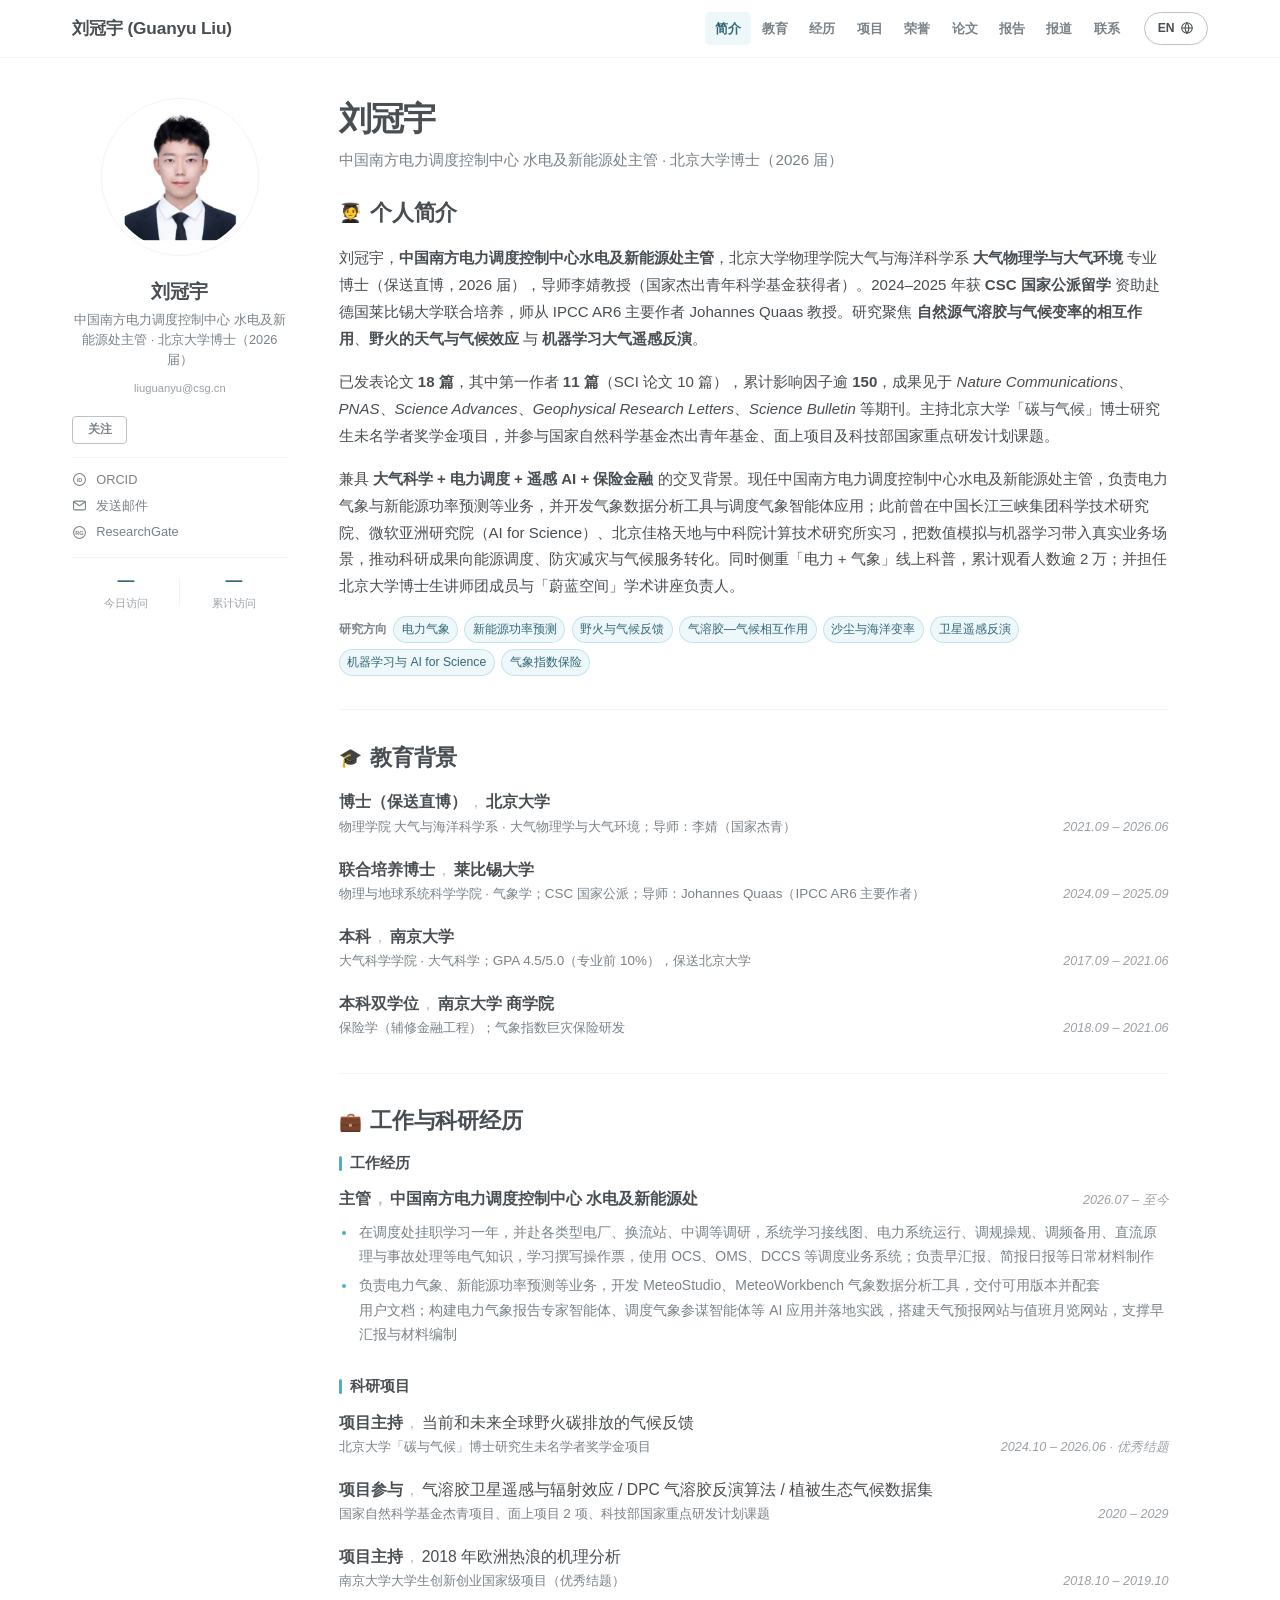
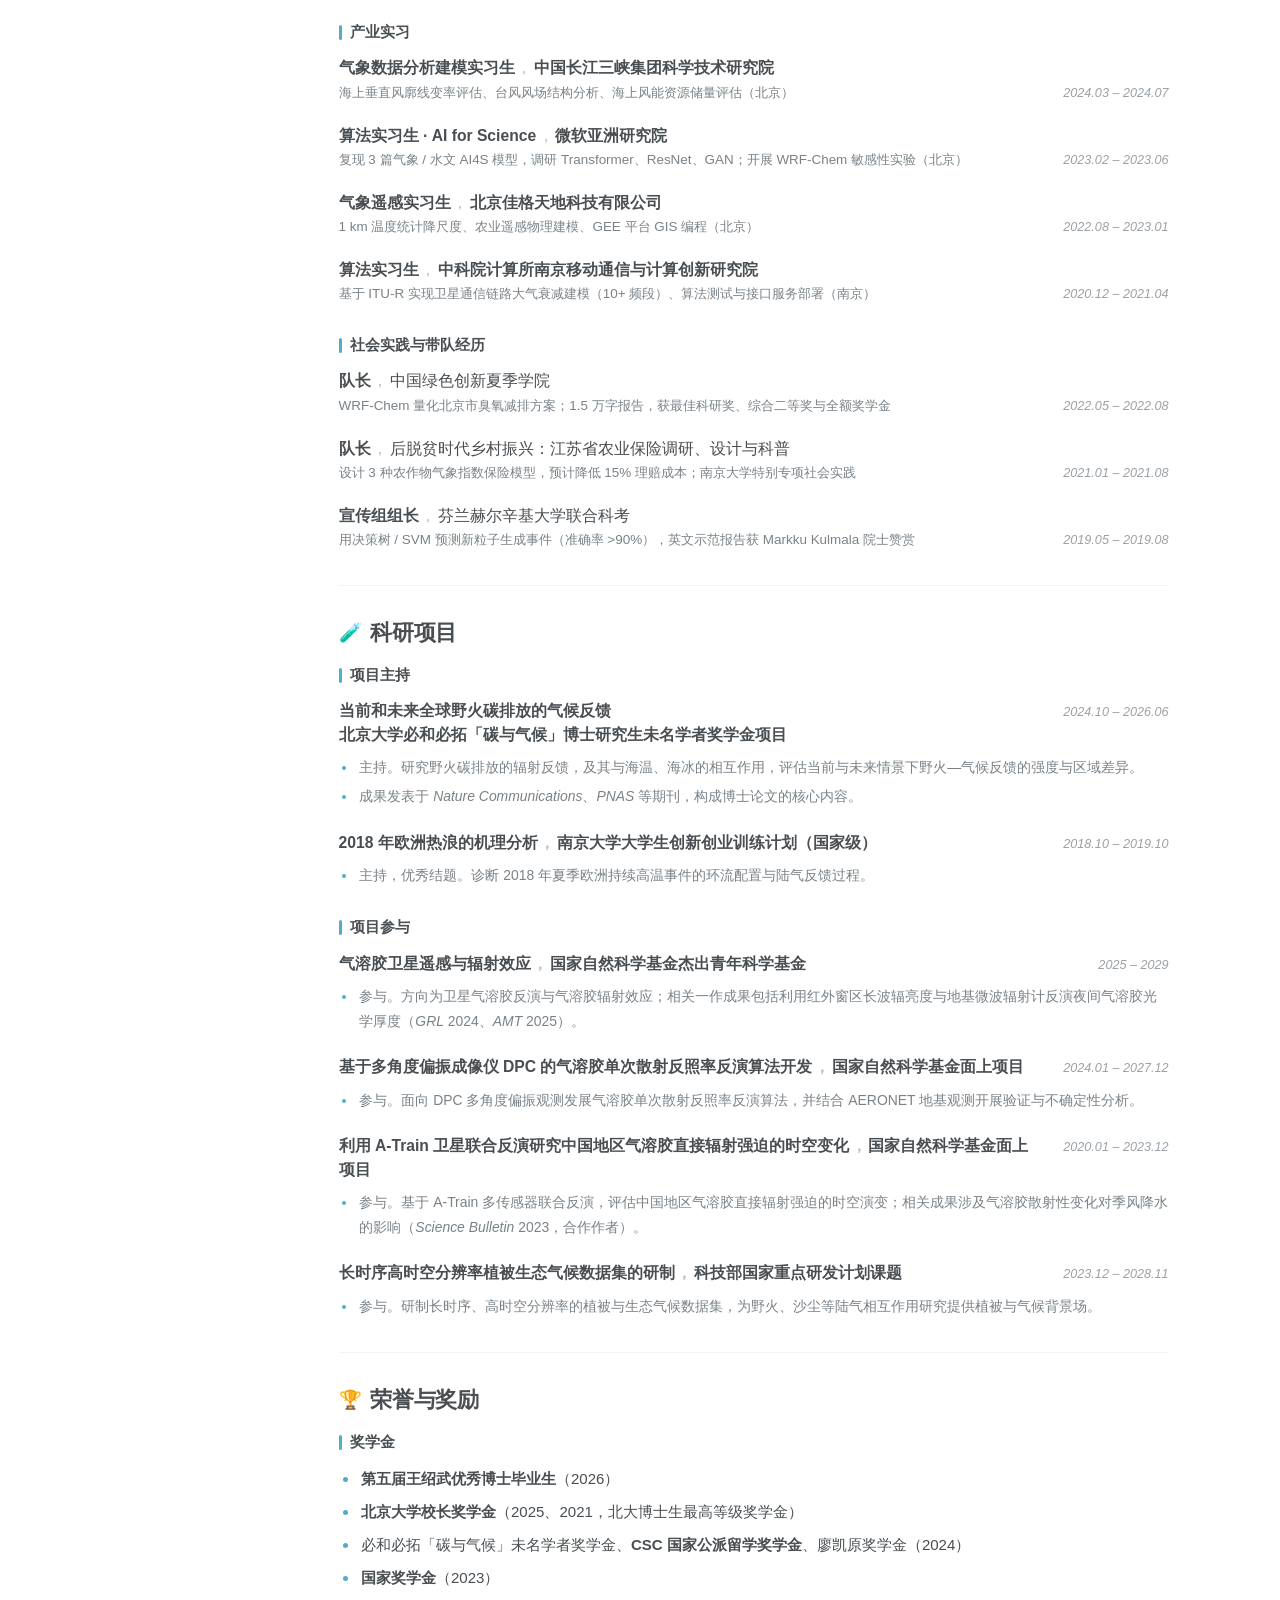
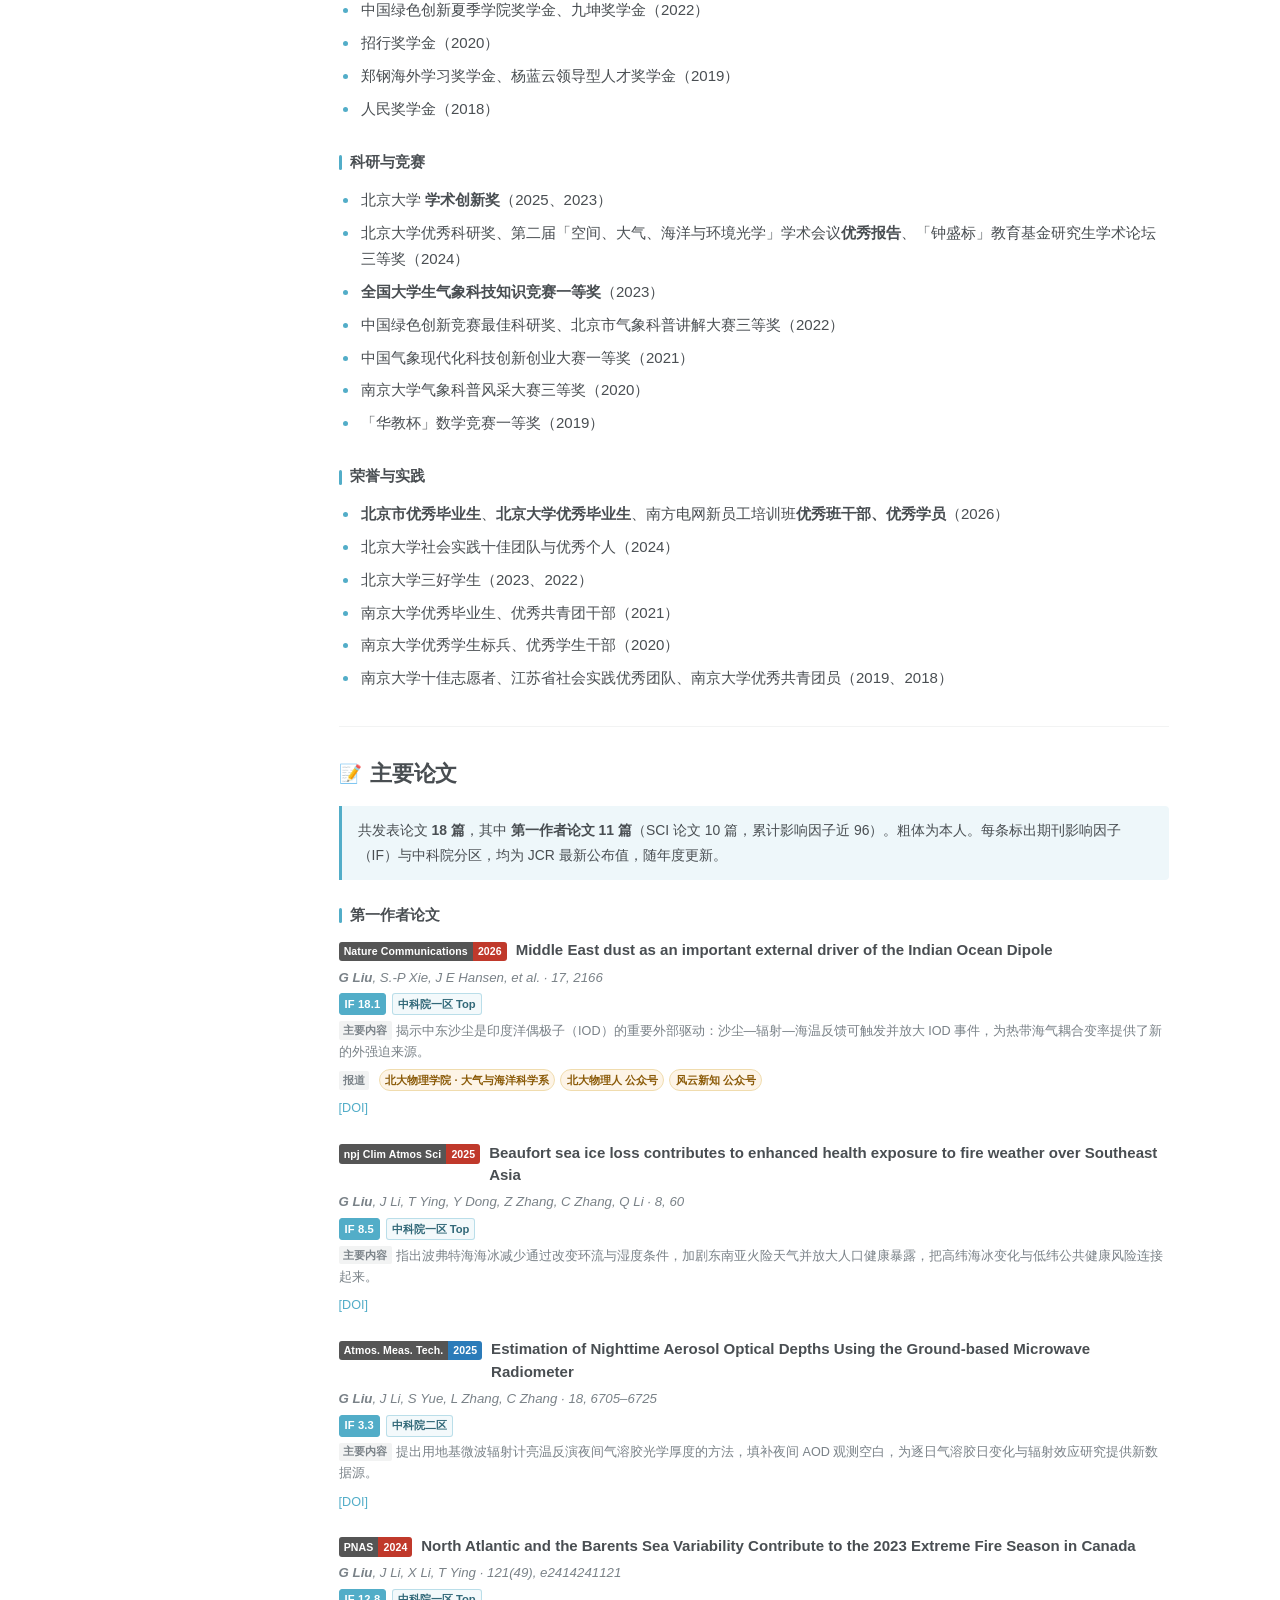
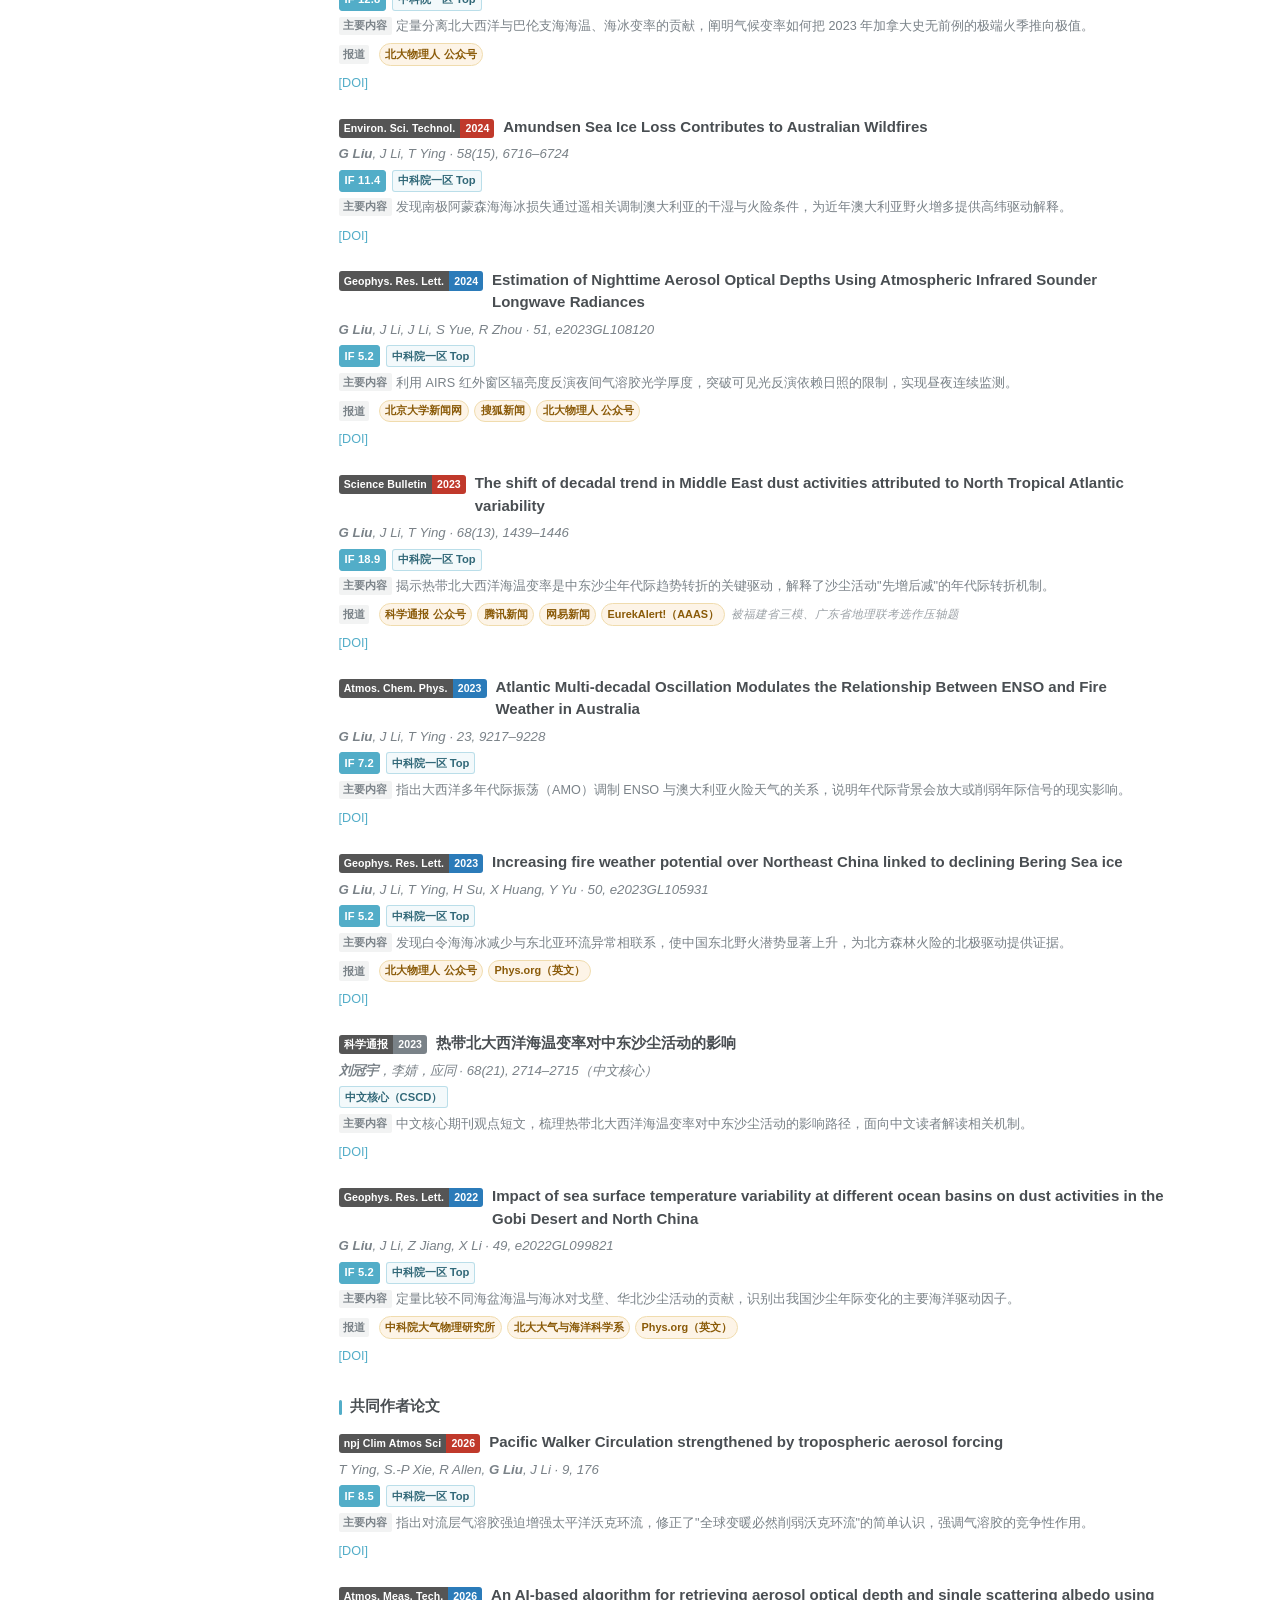
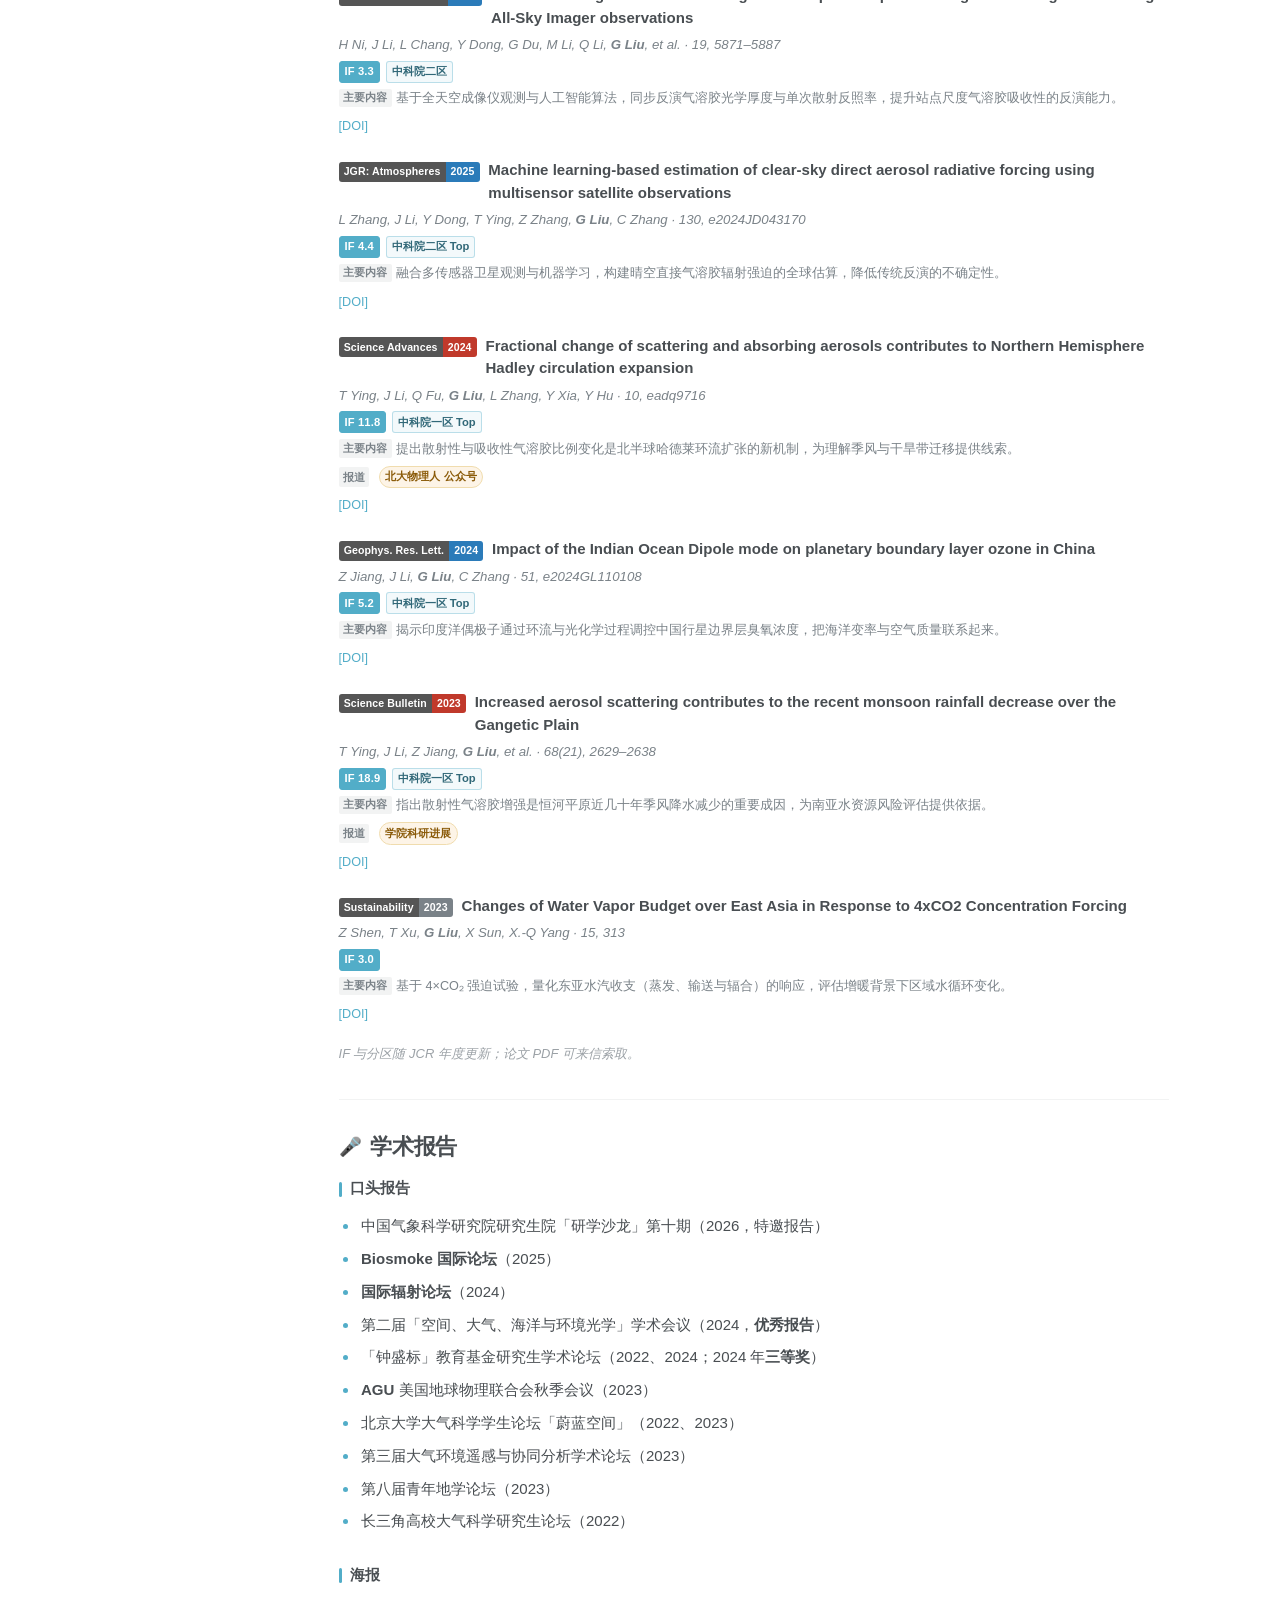
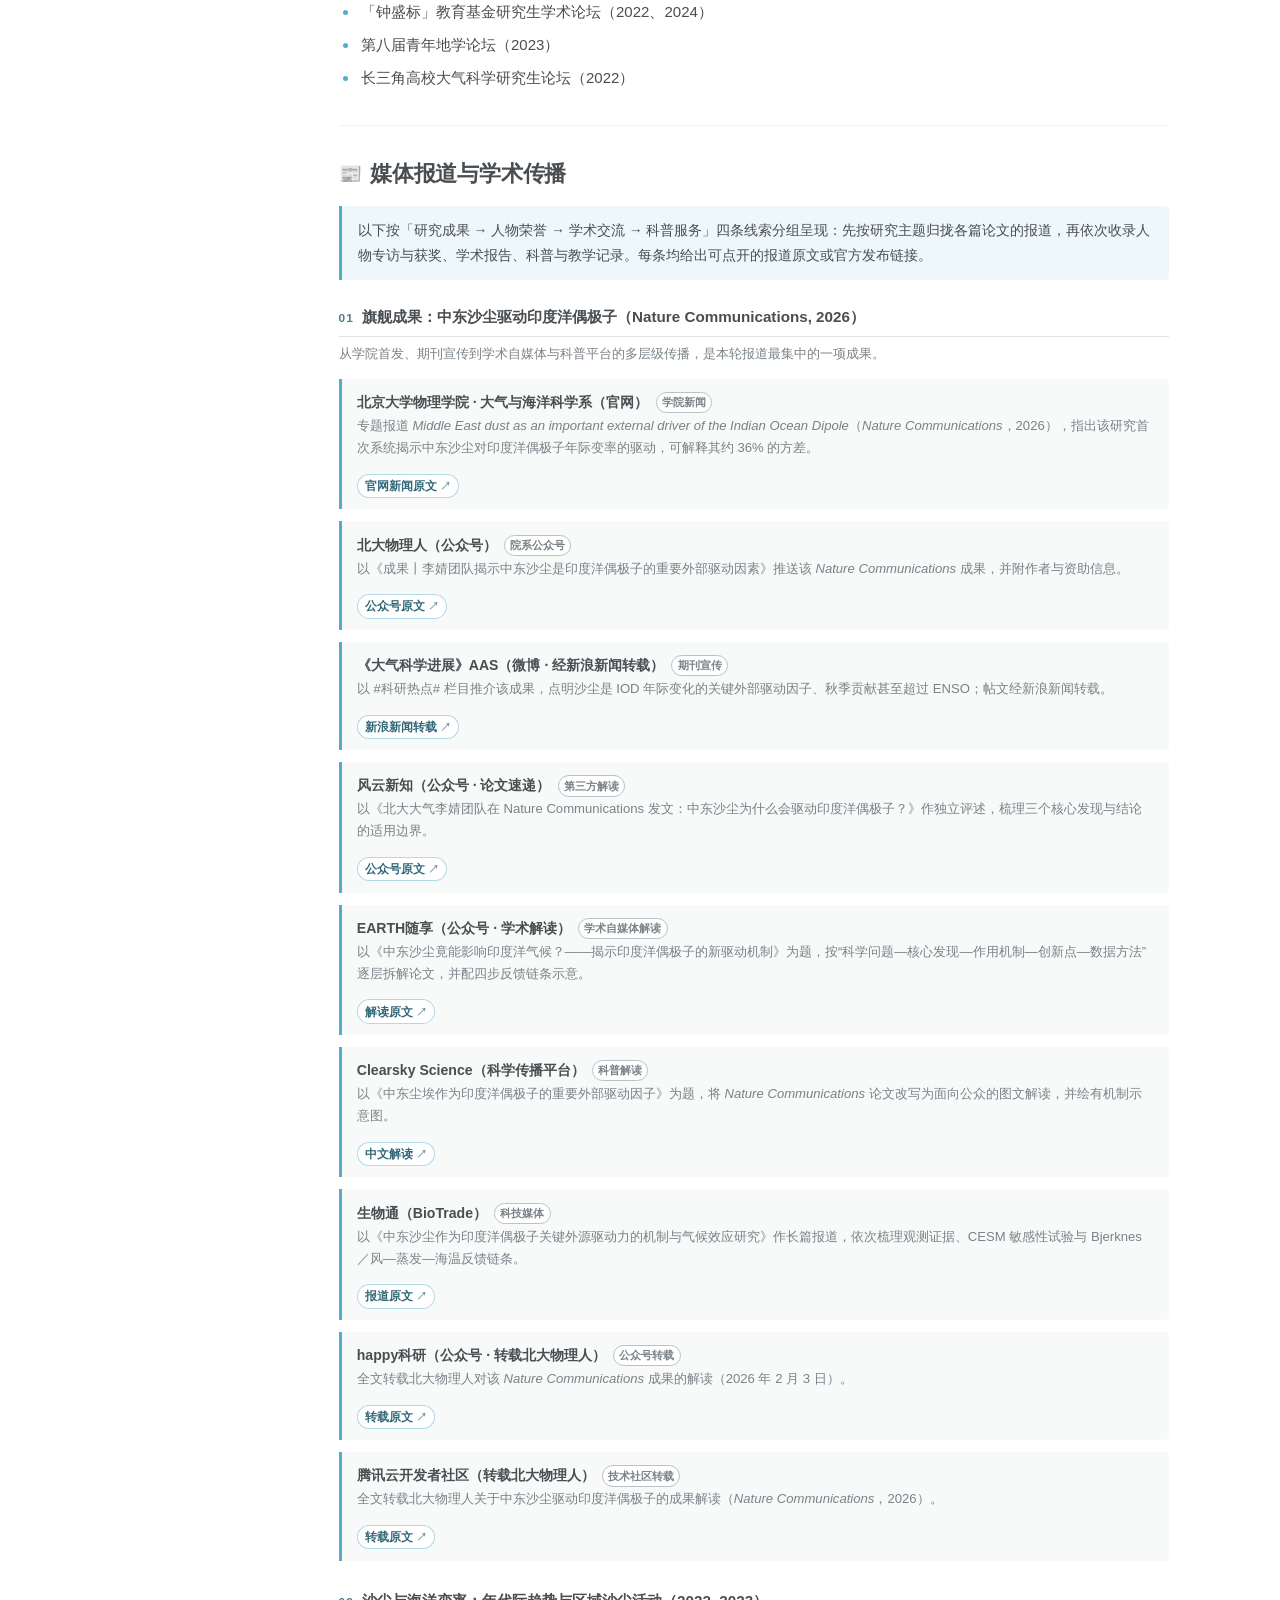
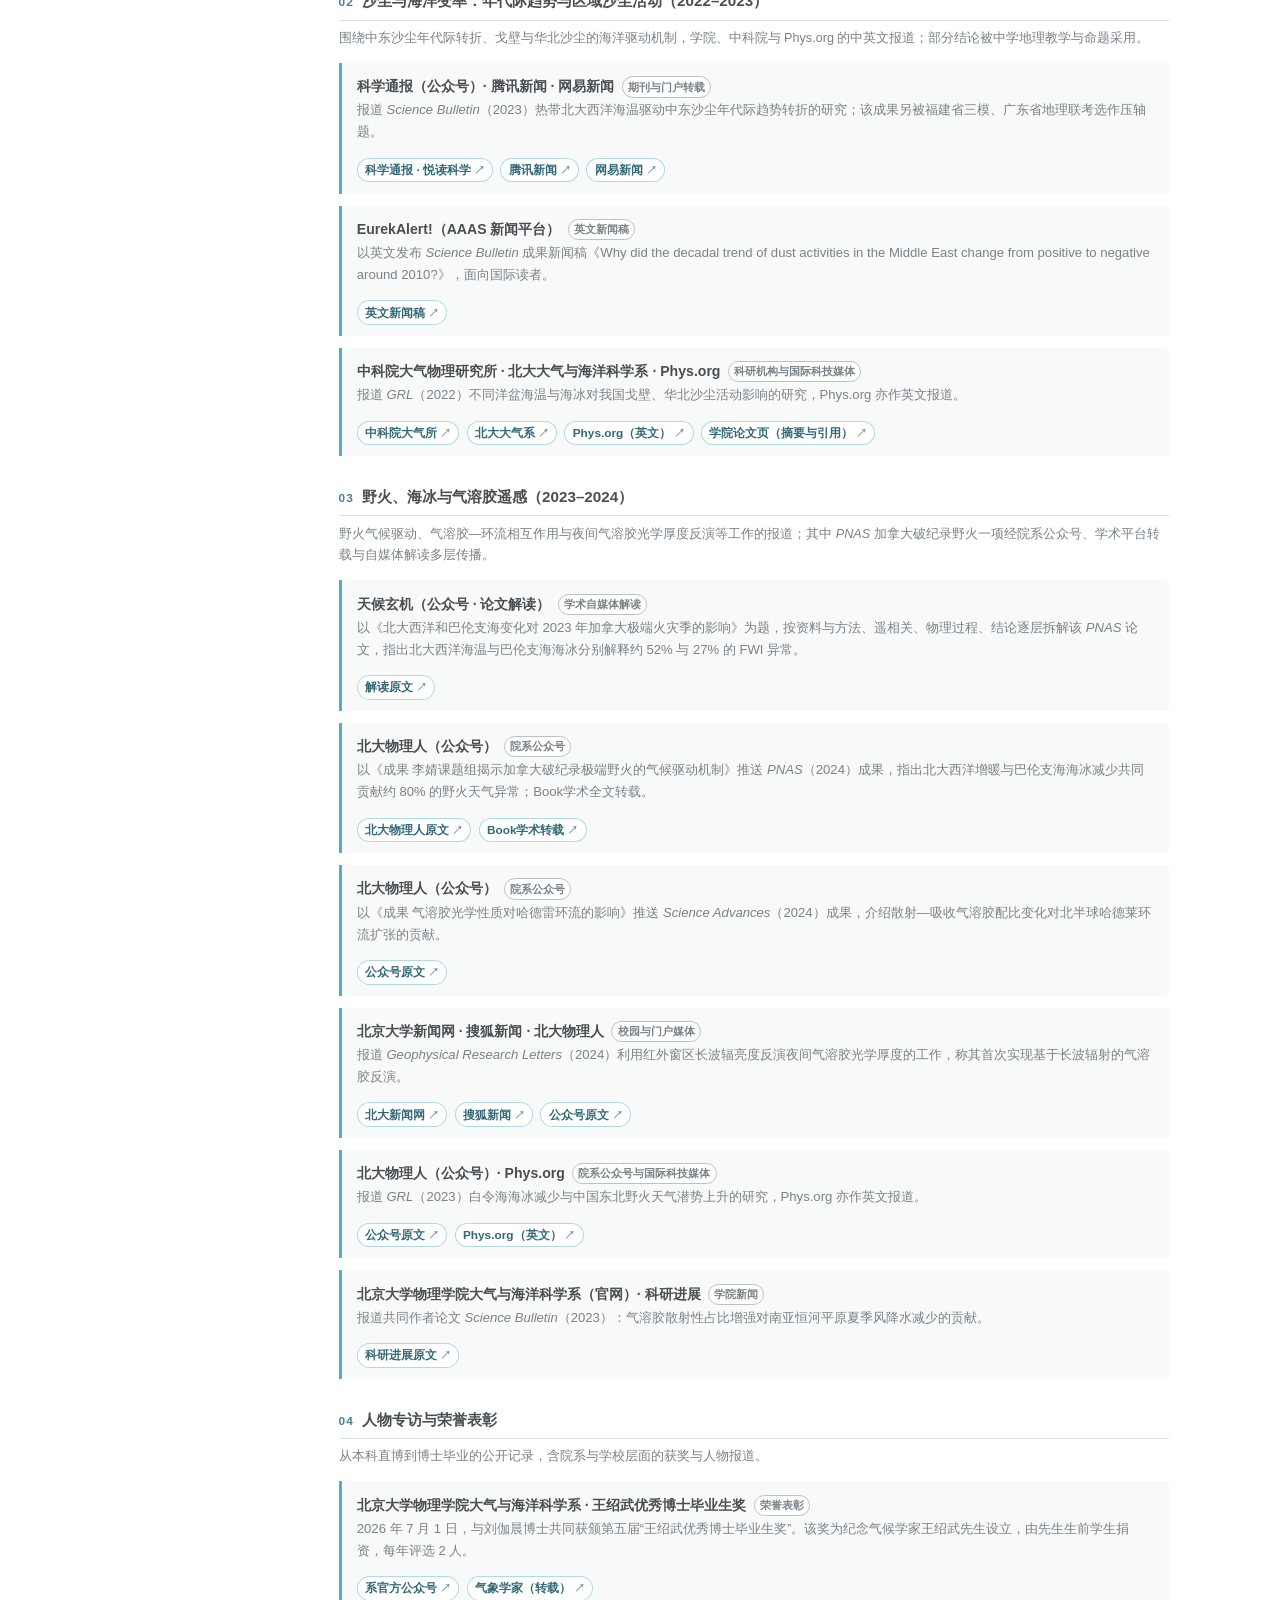
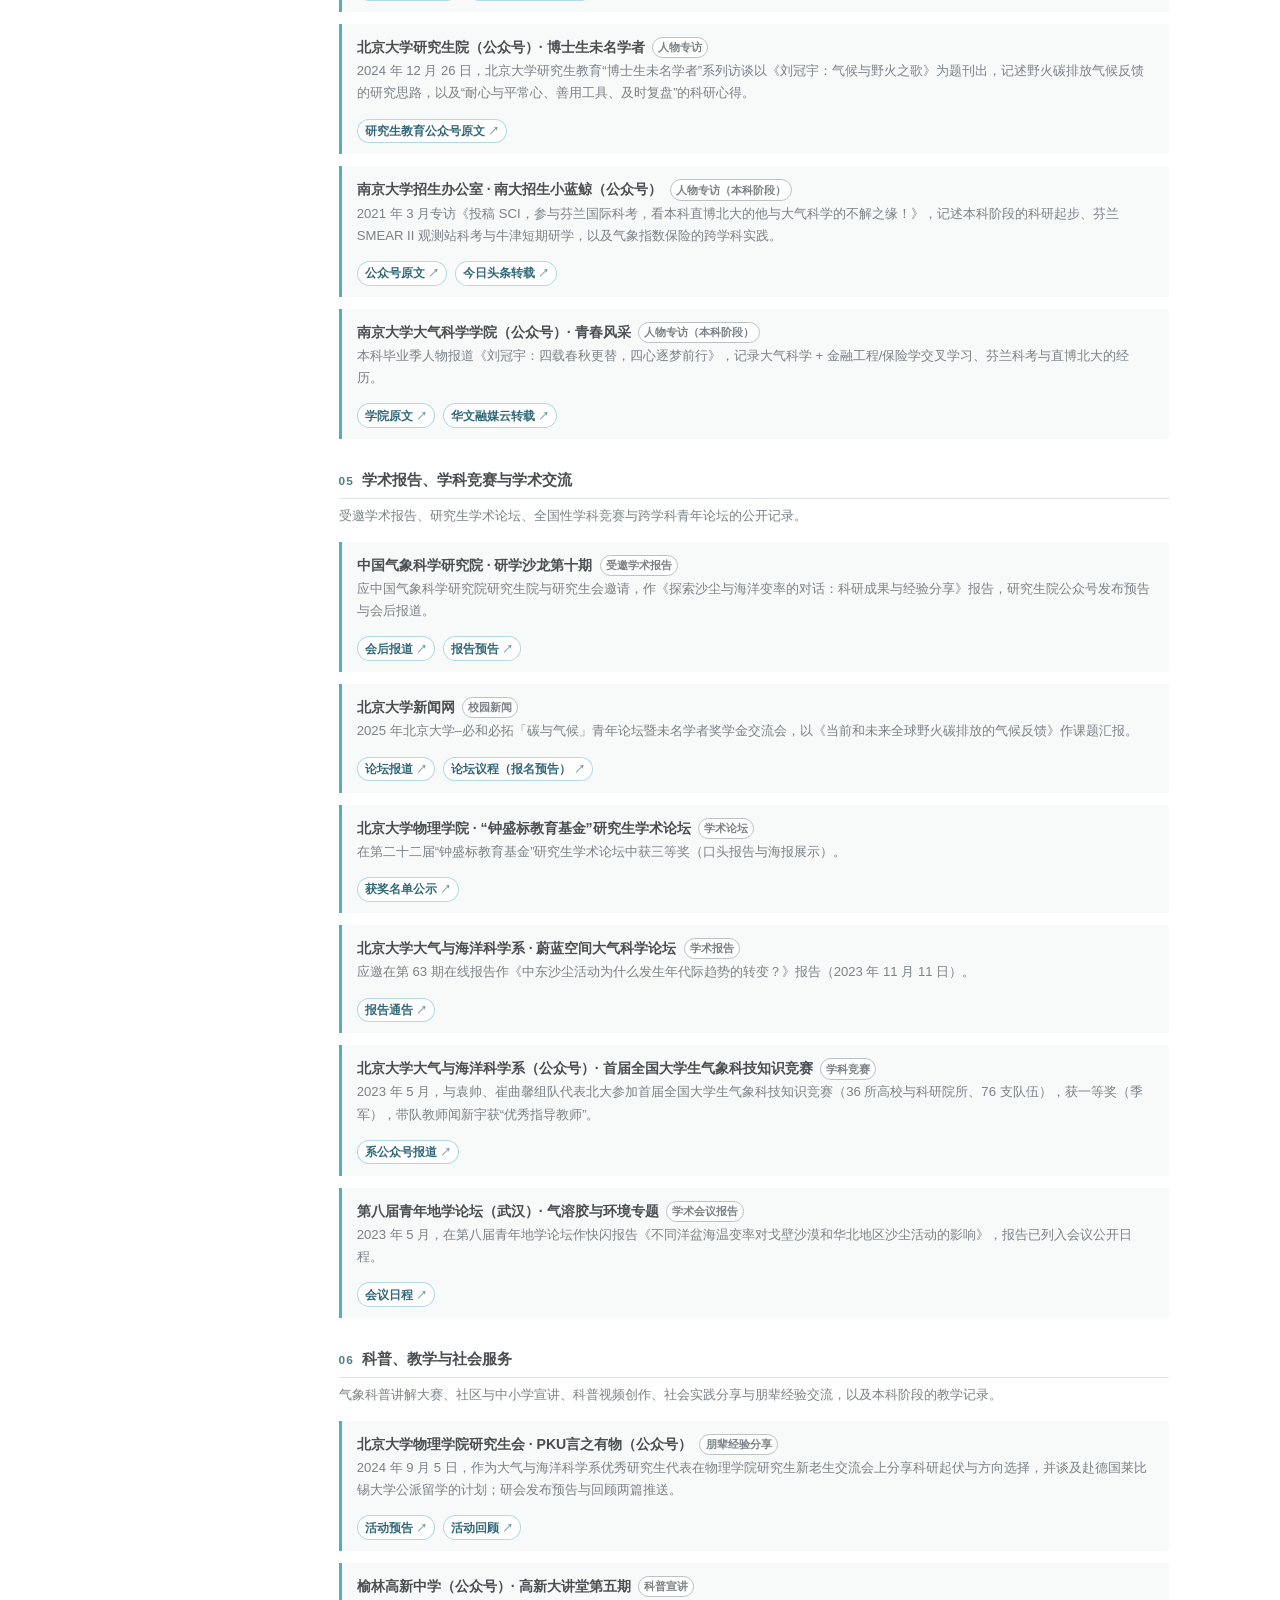
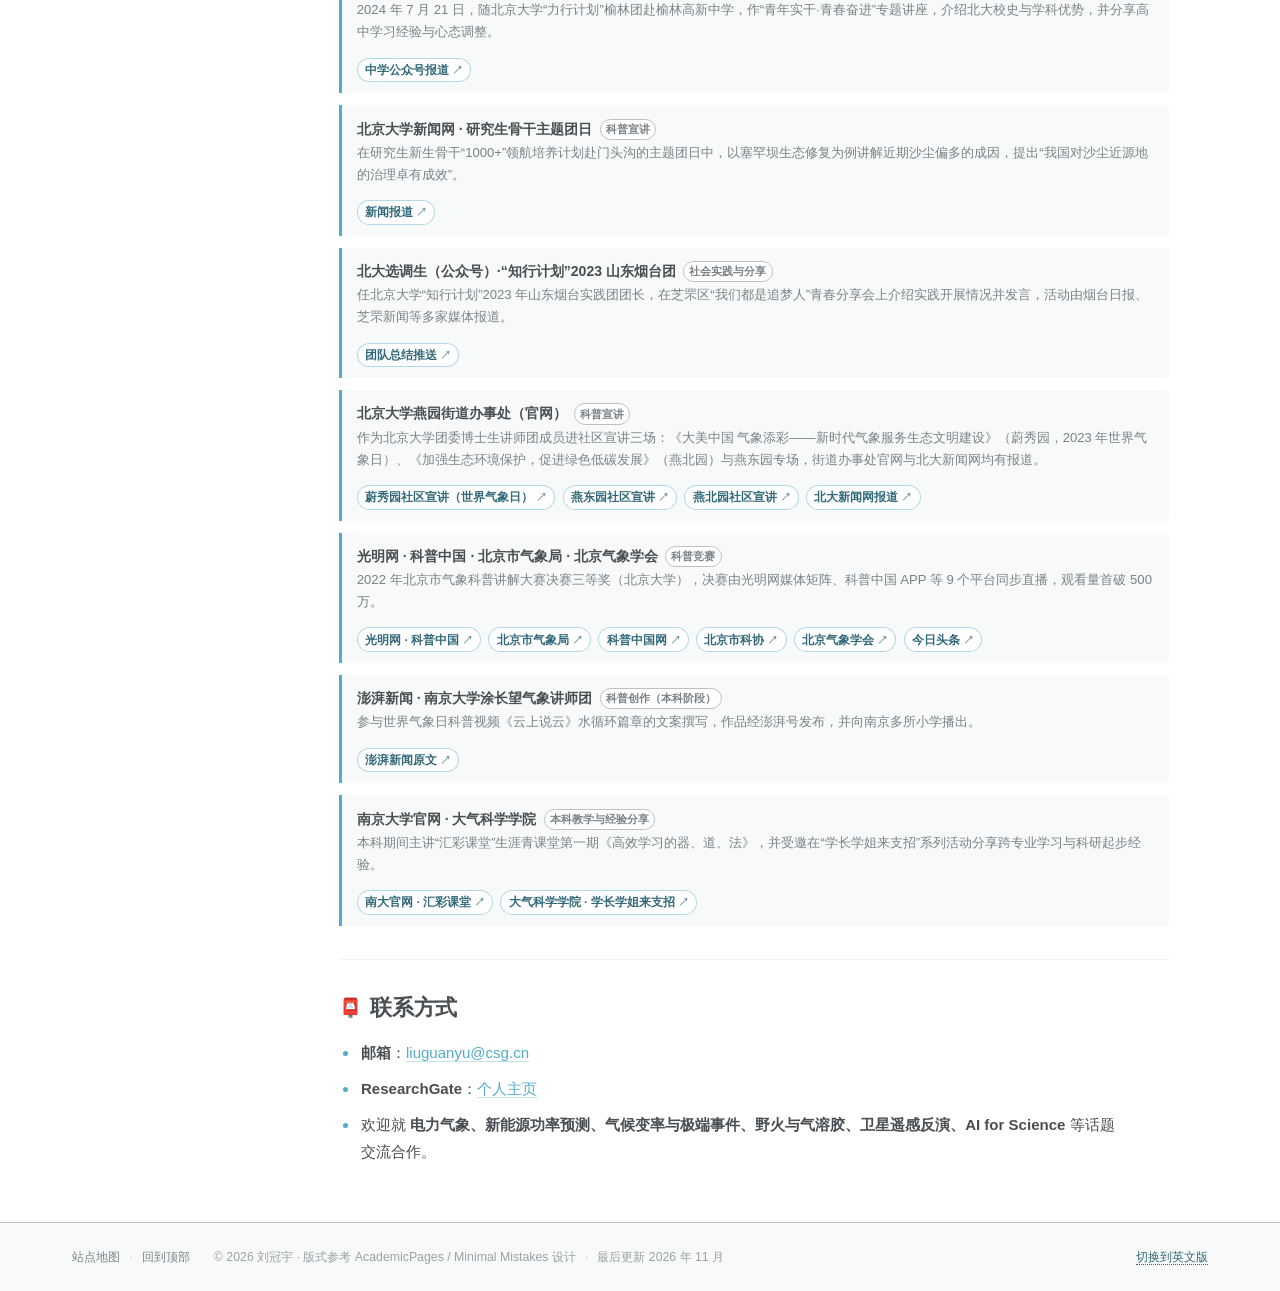
<file: index.html>
<!doctype html>
<html lang="zh-CN" data-lang="zh">
<head>
<meta charset="utf-8">
<meta name="viewport" content="width=device-width, initial-scale=1">
<title>刘冠宇 (Guanyu Liu) | 大气科学博士 · 电力气象与新能源功率预测 · 北京大学</title>
<meta name="description" content="刘冠宇，中国南方电力调度控制中心水电及新能源处主管，北京大学大气物理学与大气环境博士。研究电力气象、新能源功率预测、野火与气候反馈、气溶胶—气候相互作用、中东沙尘与印度洋偶极子、夜间气溶胶遥感反演与 AI for Science；在 Nature Communications、PNAS、Science Advances、Science Bulletin 等发表论文 18 篇。">
<meta name="author" content="刘冠宇 (Guanyu Liu)">
<meta name="keywords" content="刘冠宇, Guanyu Liu, 北京大学, 大气科学, 大气物理学, 中国南方电力调度控制中心, 南方电网, 电力气象, 新能源功率预测, 水电, 野火, 火险天气, 气溶胶, 沙尘, 中东沙尘, 印度洋偶极子, IOD, 气溶胶光学厚度, AOD, 单次散射反照率, 卫星遥感反演, 微波辐射计, 气候变化, 极端事件, 机器学习, 人工智能, AI for Science, 气象指数保险, 莱比锡大学, 南京大学">
<meta name="robots" content="index, follow, max-snippet:-1, max-image-preview:large">
<meta name="applicable-device" content="pc,mobile">
<link rel="alternate" hreflang="zh-CN" href="https://guanyuliu0818.github.io/resume/">
<link rel="alternate" hreflang="en" href="https://guanyuliu0818.github.io/resume/en.html">
<link rel="alternate" hreflang="x-default" href="https://guanyuliu0818.github.io/resume/">
<link rel="me" href="https://orcid.org/0000-0002-2202-4746">
<link rel="me" href="https://www.researchgate.net/profile/Guanyu-Liu-4?ev=hdr_xprf">
<link rel="canonical" href="https://guanyuliu0818.github.io/resume/">
<meta property="og:url" content="https://guanyuliu0818.github.io/resume/">
<meta property="og:image" content="https://guanyuliu0818.github.io/resume/assets/og-card.png">
<meta property="og:image:secure_url" content="https://guanyuliu0818.github.io/resume/assets/og-card.png">
<meta property="og:image:type" content="image/png">
<meta property="og:image:width" content="1200">
<meta property="og:image:height" content="630">
<meta property="og:image:alt" content="刘冠宇 · 大气科学博士 · 电力气象与新能源功率预测">
<meta name="twitter:image" content="https://guanyuliu0818.github.io/resume/assets/og-card.png">
<meta name="twitter:image:alt" content="刘冠宇 · 大气科学博士 · 电力气象与新能源功率预测">
<meta property="og:type" content="profile">
<meta property="og:site_name" content="刘冠宇 (Guanyu Liu)">
<meta property="og:locale" content="zh_CN">
<meta property="og:locale:alternate" content="en_US">
<meta property="og:title" content="刘冠宇 (Guanyu Liu) | 大气科学博士 · 电力气象与新能源功率预测 · 北京大学">
<meta property="og:description" content="刘冠宇，中国南方电力调度控制中心水电及新能源处主管，北京大学大气物理学与大气环境博士。研究电力气象、新能源功率预测、野火与气候反馈、气溶胶—气候相互作用、中东沙尘与印度洋偶极子、夜间气溶胶遥感反演与 AI for Science；在 Nature Communications、PNAS、Science Advances、Science Bulletin 等发表论文 18 篇。">
<meta property="profile:first_name" content="冠宇">
<meta property="profile:last_name" content="刘">
<meta name="twitter:card" content="summary_large_image">
<meta name="twitter:title" content="刘冠宇 (Guanyu Liu) | 大气科学博士 · 电力气象与新能源功率预测 · 北京大学">
<meta name="twitter:description" content="刘冠宇，中国南方电力调度控制中心水电及新能源处主管，北京大学大气物理学与大气环境博士。研究电力气象、新能源功率预测、野火与气候反馈、气溶胶—气候相互作用、中东沙尘与印度洋偶极子、夜间气溶胶遥感反演与 AI for Science；在 Nature Communications、PNAS、Science Advances、Science Bulletin 等发表论文 18 篇。">
<link rel="icon" type="image/svg+xml" href="assets/favicon.svg">
<link rel="stylesheet" href="assets/style.css">
<link rel="preconnect" href="https://busuanzi.9420.ltd" crossorigin>
<link rel="dns-prefetch" href="//busuanzi.9420.ltd">
<script src="assets/visits.js" defer></script>
<script type="application/ld+json">{"@context":"https://schema.org","@type":"Person","@id":"https://guanyuliu0818.github.io/resume/#person","name":"刘冠宇","alternateName":"Guanyu Liu","description":"刘冠宇，中国南方电力调度控制中心水电及新能源处主管，北京大学大气物理学与大气环境博士。研究电力气象、新能源功率预测、野火与气候反馈、气溶胶—气候相互作用、中东沙尘与印度洋偶极子、夜间气溶胶遥感反演与 AI for Science；在 Nature Communications、PNAS、Science Advances、Science Bulletin 等发表论文 18 篇。","jobTitle":"水电及新能源处主管","affiliation":{"@type":"Organization","name":"中国南方电力调度控制中心"},"worksFor":{"@type":"Organization","name":"中国南方电力调度控制中心"},"alumniOf":[{"@type":"CollegeOrUniversity","name":"北京大学"},{"@type":"CollegeOrUniversity","name":"莱比锡大学"},{"@type":"CollegeOrUniversity","name":"南京大学"},{"@type":"CollegeOrUniversity","name":"南京大学 商学院"}],"knowsAbout":["Power meteorology","Renewable-energy power forecasting","Atmospheric physics","Wildfire and climate feedbacks","Aerosol-climate interactions","Satellite remote sensing","Machine learning","AI for Science"],"sameAs":["https://orcid.org/0000-0002-2202-4746","https://www.researchgate.net/profile/Guanyu-Liu-4?ev=hdr_xprf"],"hasCredential":{"@type":"EducationalOccupationalCredential","credentialCategory":"博士学位","educationalLevel":"博士","about":"大气物理学与大气环境","recognizedBy":{"@type":"CollegeOrUniversity","name":"北京大学"}},"identifier":"https://orcid.org/0000-0002-2202-4746","email":"mailto:liuguanyu@csg.cn","url":"https://guanyuliu0818.github.io/resume/","image":"https://guanyuliu0818.github.io/resume/assets/og-card.png","mainEntityOfPage":{"@id":"https://guanyuliu0818.github.io/resume/#webpage"},"award":["第五届王绍武优秀博士毕业生（2026）","北京大学校长奖学金（2025、2021）","国家奖学金（2023）","北京市优秀毕业生（2026）"]}</script>
<script type="application/ld+json">{"@context":"https://schema.org","@type":"ProfilePage","@id":"https://guanyuliu0818.github.io/resume/#webpage","url":"https://guanyuliu0818.github.io/resume/","name":"刘冠宇 (Guanyu Liu) | 大气科学博士 · 电力气象与新能源功率预测 · 北京大学","inLanguage":"zh-CN","dateModified":"2026-11-22","mainEntity":{"@id":"https://guanyuliu0818.github.io/resume/#person"},"isPartOf":{"@type":"WebSite","@id":"https://guanyuliu0818.github.io/resume/#website","url":"https://guanyuliu0818.github.io/resume/","name":"刘冠宇 (Guanyu Liu)"}}</script>
<script type="application/ld+json">{"@context":"https://schema.org","@type":"ItemList","name":"论文成果","numberOfItems":18,"itemListElement":[{"@type":"ScholarlyArticle","position":1,"name":"Middle East dust as an important external driver of the Indian Ocean Dipole","headline":"Middle East dust as an important external driver of the Indian Ocean Dipole","author":{"@type":"Person","@id":"https://guanyuliu0818.github.io/resume/#person","name":"刘冠宇"},"isPartOf":{"@type":"Periodical","name":"Nature Communications"},"datePublished":"2026","abstract":"揭示中东沙尘是印度洋偶极子（IOD）的重要外部驱动：沙尘—辐射—海温反馈可触发并放大 IOD 事件，为热带海气耦合变率提供了新的外强迫来源。","identifier":"https://doi.org/10.1038/s41467-026-68842-1","url":"https://doi.org/10.1038/s41467-026-68842-1","sameAs":"https://doi.org/10.1038/s41467-026-68842-1","additionalProperty":{"@type":"PropertyValue","name":"Impact Factor","value":"18.1"}},{"@type":"ScholarlyArticle","position":2,"name":"Beaufort sea ice loss contributes to enhanced health exposure to fire weather over Southeast Asia","headline":"Beaufort sea ice loss contributes to enhanced health exposure to fire weather over Southeast Asia","author":{"@type":"Person","@id":"https://guanyuliu0818.github.io/resume/#person","name":"刘冠宇"},"isPartOf":{"@type":"Periodical","name":"npj Clim Atmos Sci"},"datePublished":"2025","abstract":"指出波弗特海海冰减少通过改变环流与湿度条件，加剧东南亚火险天气并放大人口健康暴露，把高纬海冰变化与低纬公共健康风险连接起来。","identifier":"https://doi.org/10.1038/s41612-025-00954-9","url":"https://doi.org/10.1038/s41612-025-00954-9","sameAs":"https://doi.org/10.1038/s41612-025-00954-9","additionalProperty":{"@type":"PropertyValue","name":"Impact Factor","value":"8.5"}},{"@type":"ScholarlyArticle","position":3,"name":"Estimation of Nighttime Aerosol Optical Depths Using the Ground-based Microwave Radiometer","headline":"Estimation of Nighttime Aerosol Optical Depths Using the Ground-based Microwave Radiometer","author":{"@type":"Person","@id":"https://guanyuliu0818.github.io/resume/#person","name":"刘冠宇"},"isPartOf":{"@type":"Periodical","name":"Atmos. Meas. Tech."},"datePublished":"2025","abstract":"提出用地基微波辐射计亮温反演夜间气溶胶光学厚度的方法，填补夜间 AOD 观测空白，为逐日气溶胶日变化与辐射效应研究提供新数据源。","identifier":"https://doi.org/10.5194/amt-18-6705-2025","url":"https://doi.org/10.5194/amt-18-6705-2025","sameAs":"https://doi.org/10.5194/amt-18-6705-2025","additionalProperty":{"@type":"PropertyValue","name":"Impact Factor","value":"3.3"}},{"@type":"ScholarlyArticle","position":4,"name":"North Atlantic and the Barents Sea Variability Contribute to the 2023 Extreme Fire Season in Canada","headline":"North Atlantic and the Barents Sea Variability Contribute to the 2023 Extreme Fire Season in Canada","author":{"@type":"Person","@id":"https://guanyuliu0818.github.io/resume/#person","name":"刘冠宇"},"isPartOf":{"@type":"Periodical","name":"PNAS"},"datePublished":"2024","abstract":"定量分离北大西洋与巴伦支海海温、海冰变率的贡献，阐明气候变率如何把 2023 年加拿大史无前例的极端火季推向极值。","identifier":"https://doi.org/10.1073/pnas.2414241121","url":"https://doi.org/10.1073/pnas.2414241121","sameAs":"https://doi.org/10.1073/pnas.2414241121","additionalProperty":{"@type":"PropertyValue","name":"Impact Factor","value":"12.8"}},{"@type":"ScholarlyArticle","position":5,"name":"Amundsen Sea Ice Loss Contributes to Australian Wildfires","headline":"Amundsen Sea Ice Loss Contributes to Australian Wildfires","author":{"@type":"Person","@id":"https://guanyuliu0818.github.io/resume/#person","name":"刘冠宇"},"isPartOf":{"@type":"Periodical","name":"Environ. Sci. Technol."},"datePublished":"2024","abstract":"发现南极阿蒙森海海冰损失通过遥相关调制澳大利亚的干湿与火险条件，为近年澳大利亚野火增多提供高纬驱动解释。","identifier":"https://doi.org/10.1021/acs.est.4c00051","url":"https://doi.org/10.1021/acs.est.4c00051","sameAs":"https://doi.org/10.1021/acs.est.4c00051","additionalProperty":{"@type":"PropertyValue","name":"Impact Factor","value":"11.4"}},{"@type":"ScholarlyArticle","position":6,"name":"Estimation of Nighttime Aerosol Optical Depths Using Atmospheric Infrared Sounder Longwave Radiances","headline":"Estimation of Nighttime Aerosol Optical Depths Using Atmospheric Infrared Sounder Longwave Radiances","author":{"@type":"Person","@id":"https://guanyuliu0818.github.io/resume/#person","name":"刘冠宇"},"isPartOf":{"@type":"Periodical","name":"Geophys. Res. Lett."},"datePublished":"2024","abstract":"利用 AIRS 红外窗区辐亮度反演夜间气溶胶光学厚度，突破可见光反演依赖日照的限制，实现昼夜连续监测。","identifier":"https://doi.org/10.1029/2023GL108120","url":"https://doi.org/10.1029/2023GL108120","sameAs":"https://doi.org/10.1029/2023GL108120","additionalProperty":{"@type":"PropertyValue","name":"Impact Factor","value":"5.2"}},{"@type":"ScholarlyArticle","position":7,"name":"The shift of decadal trend in Middle East dust activities attributed to North Tropical Atlantic variability","headline":"The shift of decadal trend in Middle East dust activities attributed to North Tropical Atlantic variability","author":{"@type":"Person","@id":"https://guanyuliu0818.github.io/resume/#person","name":"刘冠宇"},"isPartOf":{"@type":"Periodical","name":"Science Bulletin"},"datePublished":"2023","abstract":"揭示热带北大西洋海温变率是中东沙尘年代际趋势转折的关键驱动，解释了沙尘活动\"先增后减\"的年代际转折机制。","identifier":"https://doi.org/10.1016/j.scib.2023.05.031","url":"https://doi.org/10.1016/j.scib.2023.05.031","sameAs":"https://doi.org/10.1016/j.scib.2023.05.031","additionalProperty":{"@type":"PropertyValue","name":"Impact Factor","value":"18.9"}},{"@type":"ScholarlyArticle","position":8,"name":"Atlantic Multi-decadal Oscillation Modulates the Relationship Between ENSO and Fire Weather in Australia","headline":"Atlantic Multi-decadal Oscillation Modulates the Relationship Between ENSO and Fire Weather in Australia","author":{"@type":"Person","@id":"https://guanyuliu0818.github.io/resume/#person","name":"刘冠宇"},"isPartOf":{"@type":"Periodical","name":"Atmos. Chem. Phys."},"datePublished":"2023","abstract":"指出大西洋多年代际振荡（AMO）调制 ENSO 与澳大利亚火险天气的关系，说明年代际背景会放大或削弱年际信号的现实影响。","identifier":"https://doi.org/10.5194/acp-23-9217-2023","url":"https://doi.org/10.5194/acp-23-9217-2023","sameAs":"https://doi.org/10.5194/acp-23-9217-2023","additionalProperty":{"@type":"PropertyValue","name":"Impact Factor","value":"7.2"}},{"@type":"ScholarlyArticle","position":9,"name":"Increasing fire weather potential over Northeast China linked to declining Bering Sea ice","headline":"Increasing fire weather potential over Northeast China linked to declining Bering Sea ice","author":{"@type":"Person","@id":"https://guanyuliu0818.github.io/resume/#person","name":"刘冠宇"},"isPartOf":{"@type":"Periodical","name":"Geophys. Res. Lett."},"datePublished":"2023","abstract":"发现白令海海冰减少与东北亚环流异常相联系，使中国东北野火潜势显著上升，为北方森林火险的北极驱动提供证据。","identifier":"https://doi.org/10.1029/2023GL105931","url":"https://doi.org/10.1029/2023GL105931","sameAs":"https://doi.org/10.1029/2023GL105931","additionalProperty":{"@type":"PropertyValue","name":"Impact Factor","value":"5.2"}},{"@type":"ScholarlyArticle","position":10,"name":"热带北大西洋海温变率对中东沙尘活动的影响","headline":"热带北大西洋海温变率对中东沙尘活动的影响","author":{"@type":"Person","@id":"https://guanyuliu0818.github.io/resume/#person","name":"刘冠宇"},"isPartOf":{"@type":"Periodical","name":"科学通报"},"datePublished":"2023","abstract":"中文核心期刊观点短文，梳理热带北大西洋海温变率对中东沙尘活动的影响路径，面向中文读者解读相关机制。","identifier":"https://doi.org/10.1360/tb-2023-0457","url":"https://doi.org/10.1360/tb-2023-0457","sameAs":"https://doi.org/10.1360/tb-2023-0457"},{"@type":"ScholarlyArticle","position":11,"name":"Impact of sea surface temperature variability at different ocean basins on dust activities in the Gobi Desert and North China","headline":"Impact of sea surface temperature variability at different ocean basins on dust activities in the Gobi Desert and North China","author":{"@type":"Person","@id":"https://guanyuliu0818.github.io/resume/#person","name":"刘冠宇"},"isPartOf":{"@type":"Periodical","name":"Geophys. Res. Lett."},"datePublished":"2022","abstract":"定量比较不同海盆海温与海冰对戈壁、华北沙尘活动的贡献，识别出我国沙尘年际变化的主要海洋驱动因子。","identifier":"https://doi.org/10.1029/2022GL099821","url":"https://doi.org/10.1029/2022GL099821","sameAs":"https://doi.org/10.1029/2022GL099821","additionalProperty":{"@type":"PropertyValue","name":"Impact Factor","value":"5.2"}},{"@type":"ScholarlyArticle","position":12,"name":"Pacific Walker Circulation strengthened by tropospheric aerosol forcing","headline":"Pacific Walker Circulation strengthened by tropospheric aerosol forcing","author":{"@type":"Person","@id":"https://guanyuliu0818.github.io/resume/#person","name":"刘冠宇"},"isPartOf":{"@type":"Periodical","name":"npj Clim Atmos Sci"},"datePublished":"2026","abstract":"指出对流层气溶胶强迫增强太平洋沃克环流，修正了\"全球变暖必然削弱沃克环流\"的简单认识，强调气溶胶的竞争性作用。","identifier":"https://doi.org/10.1038/s41612-026-01442-4","url":"https://doi.org/10.1038/s41612-026-01442-4","sameAs":"https://doi.org/10.1038/s41612-026-01442-4","additionalProperty":{"@type":"PropertyValue","name":"Impact Factor","value":"8.5"}},{"@type":"ScholarlyArticle","position":13,"name":"An AI-based algorithm for retrieving aerosol optical depth and single scattering albedo using All-Sky Imager observations","headline":"An AI-based algorithm for retrieving aerosol optical depth and single scattering albedo using All-Sky Imager observations","author":{"@type":"Person","@id":"https://guanyuliu0818.github.io/resume/#person","name":"刘冠宇"},"isPartOf":{"@type":"Periodical","name":"Atmos. Meas. Tech."},"datePublished":"2026","abstract":"基于全天空成像仪观测与人工智能算法，同步反演气溶胶光学厚度与单次散射反照率，提升站点尺度气溶胶吸收性的反演能力。","identifier":"https://doi.org/10.5194/amt-19-5871-2026","url":"https://doi.org/10.5194/amt-19-5871-2026","sameAs":"https://doi.org/10.5194/amt-19-5871-2026","additionalProperty":{"@type":"PropertyValue","name":"Impact Factor","value":"3.3"}},{"@type":"ScholarlyArticle","position":14,"name":"Machine learning-based estimation of clear-sky direct aerosol radiative forcing using multisensor satellite observations","headline":"Machine learning-based estimation of clear-sky direct aerosol radiative forcing using multisensor satellite observations","author":{"@type":"Person","@id":"https://guanyuliu0818.github.io/resume/#person","name":"刘冠宇"},"isPartOf":{"@type":"Periodical","name":"JGR: Atmospheres"},"datePublished":"2025","abstract":"融合多传感器卫星观测与机器学习，构建晴空直接气溶胶辐射强迫的全球估算，降低传统反演的不确定性。","identifier":"https://doi.org/10.1029/2024JD043170","url":"https://doi.org/10.1029/2024JD043170","sameAs":"https://doi.org/10.1029/2024JD043170","additionalProperty":{"@type":"PropertyValue","name":"Impact Factor","value":"4.4"}},{"@type":"ScholarlyArticle","position":15,"name":"Fractional change of scattering and absorbing aerosols contributes to Northern Hemisphere Hadley circulation expansion","headline":"Fractional change of scattering and absorbing aerosols contributes to Northern Hemisphere Hadley circulation expansion","author":{"@type":"Person","@id":"https://guanyuliu0818.github.io/resume/#person","name":"刘冠宇"},"isPartOf":{"@type":"Periodical","name":"Science Advances"},"datePublished":"2024","abstract":"提出散射性与吸收性气溶胶比例变化是北半球哈德莱环流扩张的新机制，为理解季风与干旱带迁移提供线索。","identifier":"https://doi.org/10.1126/sciadv.adq9716","url":"https://doi.org/10.1126/sciadv.adq9716","sameAs":"https://doi.org/10.1126/sciadv.adq9716","additionalProperty":{"@type":"PropertyValue","name":"Impact Factor","value":"11.8"}},{"@type":"ScholarlyArticle","position":16,"name":"Impact of the Indian Ocean Dipole mode on planetary boundary layer ozone in China","headline":"Impact of the Indian Ocean Dipole mode on planetary boundary layer ozone in China","author":{"@type":"Person","@id":"https://guanyuliu0818.github.io/resume/#person","name":"刘冠宇"},"isPartOf":{"@type":"Periodical","name":"Geophys. Res. Lett."},"datePublished":"2024","abstract":"揭示印度洋偶极子通过环流与光化学过程调控中国行星边界层臭氧浓度，把海洋变率与空气质量联系起来。","identifier":"https://doi.org/10.1029/2024GL110108","url":"https://doi.org/10.1029/2024GL110108","sameAs":"https://doi.org/10.1029/2024GL110108","additionalProperty":{"@type":"PropertyValue","name":"Impact Factor","value":"5.2"}},{"@type":"ScholarlyArticle","position":17,"name":"Increased aerosol scattering contributes to the recent monsoon rainfall decrease over the Gangetic Plain","headline":"Increased aerosol scattering contributes to the recent monsoon rainfall decrease over the Gangetic Plain","author":{"@type":"Person","@id":"https://guanyuliu0818.github.io/resume/#person","name":"刘冠宇"},"isPartOf":{"@type":"Periodical","name":"Science Bulletin"},"datePublished":"2023","abstract":"指出散射性气溶胶增强是恒河平原近几十年季风降水减少的重要成因，为南亚水资源风险评估提供依据。","identifier":"https://doi.org/10.1016/j.scib.2023.08.052","url":"https://doi.org/10.1016/j.scib.2023.08.052","sameAs":"https://doi.org/10.1016/j.scib.2023.08.052","additionalProperty":{"@type":"PropertyValue","name":"Impact Factor","value":"18.9"}},{"@type":"ScholarlyArticle","position":18,"name":"Changes of Water Vapor Budget over East Asia in Response to 4xCO2 Concentration Forcing","headline":"Changes of Water Vapor Budget over East Asia in Response to 4xCO2 Concentration Forcing","author":{"@type":"Person","@id":"https://guanyuliu0818.github.io/resume/#person","name":"刘冠宇"},"isPartOf":{"@type":"Periodical","name":"Sustainability"},"datePublished":"2023","abstract":"基于 4×CO₂ 强迫试验，量化东亚水汽收支（蒸发、输送与辐合）的响应，评估增暖背景下区域水循环变化。","identifier":"https://doi.org/10.3390/su15010313","url":"https://doi.org/10.3390/su15010313","sameAs":"https://doi.org/10.3390/su15010313","additionalProperty":{"@type":"PropertyValue","name":"Impact Factor","value":"3.0"}}]}</script>
</head>
<body id="top">

<div class="masthead">
  <div class="masthead__inner-wrap">
    <nav class="greedy-nav" id="site-nav" aria-label="Main navigation">
      <a class="site-title" href="#top">刘冠宇 (Guanyu Liu)</a>
      <button class="nav-toggle" type="button" aria-expanded="false" aria-controls="nav-links" aria-label="Menu"><span class="navicon"></span></button>
      <ul class="visible-links" id="nav-links">
              <li class="masthead__menu-item"><a href="#biography">简介</a></li>
              <li class="masthead__menu-item"><a href="#education">教育</a></li>
              <li class="masthead__menu-item"><a href="#experience">经历</a></li>
              <li class="masthead__menu-item"><a href="#projects">项目</a></li>
              <li class="masthead__menu-item"><a href="#awards">荣誉</a></li>
              <li class="masthead__menu-item"><a href="#papers">论文</a></li>
              <li class="masthead__menu-item"><a href="#talks">报告</a></li>
              <li class="masthead__menu-item"><a href="#media">报道</a></li>
              <li class="masthead__menu-item"><a href="#contact">联系</a></li>
      </ul>
      <a class="lang-switch" href="en.html" data-langlink title="切换到英文版">
        EN
        <svg viewBox="0 0 24 24" width="14" height="14" fill="none" stroke="currentColor" stroke-width="1.8" stroke-linecap="round" stroke-linejoin="round" aria-hidden="true"><circle cx="12" cy="12" r="9"/><path d="M3 12h18M12 3a15 15 0 0 1 0 18 15 15 0 0 1 0-18Z"/></svg>
      </a>
    </nav>
  </div>
</div>

<div id="main" role="main">
        <div class="sidebar sticky" itemscope itemtype="https://schema.org/Person">
          <div class="author__avatar">
            <img src="assets/avatar.svg" alt="刘冠宇" itemprop="image">
          </div>
          <div class="author__content">
            <h3 class="author__name" itemprop="name">刘冠宇</h3>
            <p class="author__bio">中国南方电力调度控制中心 水电及新能源处主管 · 北京大学博士（2026 届）</p>
            <p class="author__email">liuguanyu@csg.cn</p>
          </div>
          <div class="author__urls-wrapper">
            <button class="btn btn--inverse" type="button" id="follow-toggle" aria-expanded="true" aria-controls="author-links">关注</button>
            <ul class="author__urls social-icons" id="author-links">
              <li><a href="https://orcid.org/0000-0002-2202-4746" target="_blank" rel="noopener noreferrer"><svg class="side-icon" viewBox="0 0 24 24" fill="none" stroke="currentColor" stroke-width="1.7" stroke-linecap="round" stroke-linejoin="round" aria-hidden="true"><circle cx="12" cy="12" r="9.5"/><text x="12" y="15.5" text-anchor="middle" font-size="9" font-weight="700" fill="currentColor" stroke="none">iD</text></svg><span>ORCID</span></a></li>
            <li><a href="mailto:liuguanyu@csg.cn"><svg class="side-icon" viewBox="0 0 24 24" fill="none" stroke="currentColor" stroke-width="1.7" stroke-linecap="round" stroke-linejoin="round" aria-hidden="true"><rect x="2.5" y="5" width="19" height="14" rx="2"/><path d="m3 6.5 9 6 9-6"/></svg><span>发送邮件</span></a></li>
            <li><a href="https://www.researchgate.net/profile/Guanyu-Liu-4?ev=hdr_xprf" target="_blank" rel="noopener noreferrer"><svg class="side-icon" viewBox="0 0 24 24" fill="none" stroke="currentColor" stroke-width="1.7" stroke-linecap="round" stroke-linejoin="round" aria-hidden="true"><circle cx="12" cy="12" r="9.5"/><text x="12" y="15.5" text-anchor="middle" font-size="9" font-weight="700" fill="currentColor" stroke="none">RG</text></svg><span>ResearchGate</span></a></li>
            </ul>
          </div>
          <div class="site-visits" id="site-visits" title="访客统计 · 仅记录页面访问次数，不含任何个人信息">
            <div class="site-visits__item">
              <span class="site-visits__num" data-visit="today">—</span>
              <span class="site-visits__label">今日访问</span>
            </div>
            <span class="site-visits__sep" aria-hidden="true"></span>
            <div class="site-visits__item">
              <span class="site-visits__num" data-visit="total">—</span>
              <span class="site-visits__label">累计访问</span>
            </div>
          </div>
        </div>

  <article class="page" itemscope itemtype="https://schema.org/CreativeWork">
    <div class="page__inner-wrap">
      <header class="page__header">
        <h1 class="page__title" itemprop="headline">刘冠宇</h1>
        <p class="page__lead">中国南方电力调度控制中心 水电及新能源处主管 · 北京大学博士（2026 届）</p>
      </header>
      <div class="page__content" itemprop="text">
        <section class="content-section" id="biography">
          <h2 class="section-title"><span class="section-emoji" aria-hidden="true">🧑‍🎓</span>个人简介<a class="section-anchor" href="#biography" aria-label="Link to this section">#</a></h2>
          <div class="section-body">
          <p>刘冠宇，<strong>中国南方电力调度控制中心水电及新能源处主管</strong>，北京大学物理学院大气与海洋科学系 <strong>大气物理学与大气环境</strong> 专业博士（保送直博，2026 届），导师李婧教授（国家杰出青年科学基金获得者）。2024–2025 年获 <strong>CSC 国家公派留学</strong> 资助赴德国莱比锡大学联合培养，师从 IPCC AR6 主要作者 Johannes Quaas 教授。研究聚焦 <strong>自然源气溶胶与气候变率的相互作用</strong>、<strong>野火的天气与气候效应</strong> 与 <strong>机器学习大气遥感反演</strong>。</p>
          <p>已发表论文 <strong>18 篇</strong>，其中第一作者 <strong>11 篇</strong>（SCI 论文 10 篇），累计影响因子逾 <strong>150</strong>，成果见于 <em>Nature Communications</em>、<em>PNAS</em>、<em>Science Advances</em>、<em>Geophysical Research Letters</em>、<em>Science Bulletin</em> 等期刊。主持北京大学「碳与气候」博士研究生未名学者奖学金项目，并参与国家自然科学基金杰出青年基金、面上项目及科技部国家重点研发计划课题。</p>
          <p>兼具 <strong>大气科学 + 电力调度 + 遥感 AI + 保险金融</strong> 的交叉背景。现任中国南方电力调度控制中心水电及新能源处主管，负责电力气象与新能源功率预测等业务，并开发气象数据分析工具与调度气象智能体应用；此前曾在中国长江三峡集团科学技术研究院、微软亚洲研究院（AI for Science）、北京佳格天地与中科院计算技术研究所实习，把数值模拟与机器学习带入真实业务场景，推动科研成果向能源调度、防灾减灾与气候服务转化。同时侧重「电力 + 气象」线上科普，累计观看人数逾 2 万；并担任北京大学博士生讲师团成员与「蔚蓝空间」学术讲座负责人。</p>
          <ul class="tag-row" aria-label="研究方向">
            <li class="tag-row__label">研究方向</li>
            <li>电力气象</li>
            <li>新能源功率预测</li>
            <li>野火与气候反馈</li>
            <li>气溶胶—气候相互作用</li>
            <li>沙尘与海洋变率</li>
            <li>卫星遥感反演</li>
            <li>机器学习与 AI for Science</li>
            <li>气象指数保险</li>
          </ul>
          </div>
        </section>
        <hr class="section-divider">
        <section class="content-section" id="education">
          <h2 class="section-title"><span class="section-emoji" aria-hidden="true">🎓</span>教育背景<a class="section-anchor" href="#education" aria-label="Link to this section">#</a></h2>
          <div class="section-body">
                    <div class="entry">
            <div class="entry__head"><strong>博士（保送直博）</strong><span class="entry__sep">，</span><strong>北京大学</strong></div>
            <div class="entry__meta"><span class="entry__detail">物理学院 大气与海洋科学系 · 大气物理学与大气环境；导师：李婧（国家杰青）</span><em class="entry__date">2021.09 – 2026.06</em></div>
          </div>
                    <div class="entry">
            <div class="entry__head"><strong>联合培养博士</strong><span class="entry__sep">，</span><strong>莱比锡大学</strong></div>
            <div class="entry__meta"><span class="entry__detail">物理与地球系统科学学院 · 气象学；CSC 国家公派；导师：Johannes Quaas（IPCC AR6 主要作者）</span><em class="entry__date">2024.09 – 2025.09</em></div>
          </div>
                    <div class="entry">
            <div class="entry__head"><strong>本科</strong><span class="entry__sep">，</span><strong>南京大学</strong></div>
            <div class="entry__meta"><span class="entry__detail">大气科学学院 · 大气科学；GPA 4.5/5.0（专业前 10%），保送北京大学</span><em class="entry__date">2017.09 – 2021.06</em></div>
          </div>
                    <div class="entry">
            <div class="entry__head"><strong>本科双学位</strong><span class="entry__sep">，</span><strong>南京大学 商学院</strong></div>
            <div class="entry__meta"><span class="entry__detail">保险学（辅修金融工程）；气象指数巨灾保险研发</span><em class="entry__date">2018.09 – 2021.06</em></div>
          </div>
          </div>
        </section>
        <hr class="section-divider">
        <section class="content-section" id="experience">
          <h2 class="section-title"><span class="section-emoji" aria-hidden="true">💼</span>工作与科研经历<a class="section-anchor" href="#experience" aria-label="Link to this section">#</a></h2>
          <div class="section-body">
                    <div class="entry-group">
            <h3 class="group-title"><span class="group-title__bar"></span>工作经历</h3>
                      <div class="entry entry--work">
            <div class="entry__head entry__head--work">
              <span class="entry__headline"><strong>主管</strong><span class="entry__sep">，</span><strong>中国南方电力调度控制中心 水电及新能源处</strong></span>
              <em class="entry__date">2026.07 – 至今</em>
            </div>
            <ul class="entry__bullets">
              <li>在调度处挂职学习一年，并赴各类型电厂、换流站、中调等调研，系统学习接线图、电力系统运行、调规操规、调频备用、直流原理与事故处理等电气知识，学习撰写操作票，使用 OCS、OMS、DCCS 等调度业务系统；负责早汇报、简报日报等日常材料制作</li>
              <li>负责电力气象、新能源功率预测等业务，开发 MeteoStudio、MeteoWorkbench 气象数据分析工具，交付可用版本并配套用⁠户⁠文⁠档；构建电力气象报告专家智能体、调度气象参谋智能体等 AI 应用并落地实践，搭建天气预报网站与值班月览网站，支撑早汇报与材料编制</li>
            </ul>
          </div>
          </div>
                    <div class="entry-group">
            <h3 class="group-title"><span class="group-title__bar"></span>科研项目</h3>
                      <div class="entry">
            <div class="entry__head"><strong>项目主持</strong><span class="entry__sep">，</span>当前和未来全球野火碳排放的气候反馈</div>
            <div class="entry__meta"><span class="entry__detail">北京大学「碳与气候」博士研究生未名学者奖学金项目</span><em class="entry__date">2024.10 – 2026.06 · 优秀结题</em></div>
          </div>
                      <div class="entry">
            <div class="entry__head"><strong>项目参与</strong><span class="entry__sep">，</span>气溶胶卫星遥感与辐射效应 / DPC 气溶胶反演算法 / 植被生态气候数据集</div>
            <div class="entry__meta"><span class="entry__detail">国家自然科学基金杰青项目、面上项目 2 项、科技部国家重点研发计划课题</span><em class="entry__date">2020 – 2029</em></div>
          </div>
                      <div class="entry">
            <div class="entry__head"><strong>项目主持</strong><span class="entry__sep">，</span>2018 年欧洲热浪的机理分析</div>
            <div class="entry__meta"><span class="entry__detail">南京大学大学生创新创业国家级项目（优秀结题）</span><em class="entry__date">2018.10 – 2019.10</em></div>
          </div>
          </div>
                    <div class="entry-group">
            <h3 class="group-title"><span class="group-title__bar"></span>产业实习</h3>
                      <div class="entry">
            <div class="entry__head"><strong>气象数据分析建模实习生</strong><span class="entry__sep">，</span><strong>中国长江三峡集团科学技术研究院</strong></div>
            <div class="entry__meta"><span class="entry__detail">海上垂直风廓线变率评估、台风风场结构分析、海上风能资源储量评估（北京）</span><em class="entry__date">2024.03 – 2024.07</em></div>
          </div>
                      <div class="entry">
            <div class="entry__head"><strong>算法实习生 · AI for Science</strong><span class="entry__sep">，</span><strong>微软亚洲研究院</strong></div>
            <div class="entry__meta"><span class="entry__detail">复现 3 篇气象 / 水文 AI4S 模型，调研 Transformer、ResNet、GAN；开展 WRF-Chem 敏感性实验（北京）</span><em class="entry__date">2023.02 – 2023.06</em></div>
          </div>
                      <div class="entry">
            <div class="entry__head"><strong>气象遥感实习生</strong><span class="entry__sep">，</span><strong>北京佳格天地科技有限公司</strong></div>
            <div class="entry__meta"><span class="entry__detail">1 km 温度统计降尺度、农业遥感物理建模、GEE 平台 GIS 编程（北京）</span><em class="entry__date">2022.08 – 2023.01</em></div>
          </div>
                      <div class="entry">
            <div class="entry__head"><strong>算法实习生</strong><span class="entry__sep">，</span><strong>中科院计算所南京移动通信与计算创新研究院</strong></div>
            <div class="entry__meta"><span class="entry__detail">基于 ITU-R 实现卫星通信链路大气衰减建模（10+ 频段）、算法测试与接口服务部署（南京）</span><em class="entry__date">2020.12 – 2021.04</em></div>
          </div>
          </div>
                    <div class="entry-group">
            <h3 class="group-title"><span class="group-title__bar"></span>社会实践与带队经历</h3>
                      <div class="entry">
            <div class="entry__head"><strong>队长</strong><span class="entry__sep">，</span>中国绿色创新夏季学院</div>
            <div class="entry__meta"><span class="entry__detail">WRF-Chem 量化北京市臭氧减排方案；1.5 万字报告，获最佳科研奖、综合二等奖与全额奖学金</span><em class="entry__date">2022.05 – 2022.08</em></div>
          </div>
                      <div class="entry">
            <div class="entry__head"><strong>队长</strong><span class="entry__sep">，</span>后脱贫时代乡村振兴：江苏省农业保险调研、设计与科普</div>
            <div class="entry__meta"><span class="entry__detail">设计 3 种农作物气象指数保险模型，预计降低 15% 理赔成本；南京大学特别专项社会实践</span><em class="entry__date">2021.01 – 2021.08</em></div>
          </div>
                      <div class="entry">
            <div class="entry__head"><strong>宣传组组长</strong><span class="entry__sep">，</span>芬兰赫尔辛基大学联合科考</div>
            <div class="entry__meta"><span class="entry__detail">用决策树 / SVM 预测新粒子生成事件（准确率 &gt;90%），英文示范报告获 Markku Kulmala 院士赞赏</span><em class="entry__date">2019.05 – 2019.08</em></div>
          </div>
          </div>
          </div>
        </section>
        <hr class="section-divider">
        <section class="content-section" id="projects">
          <h2 class="section-title"><span class="section-emoji" aria-hidden="true">🧪</span>科研项目<a class="section-anchor" href="#projects" aria-label="Link to this section">#</a></h2>
          <div class="section-body">
                    <div class="entry-group">
            <h3 class="group-title"><span class="group-title__bar"></span>项目主持</h3>
                      <div class="entry entry--work">
            <div class="entry__head entry__head--work">
              <span class="entry__headline">当前和未来全球野火碳排放的气候反馈<span class="entry__org">北京大学必和必拓「碳与气候」博士研究生未名学者奖学金项目</span></span>
              <em class="entry__date">2024.10 – 2026.06</em>
            </div>
            <ul class="entry__bullets">
              <li>主持。研究野火碳排放的辐射反馈，及其与海温、海冰的相互作用，评估当前与未来情景下野火—气候反馈的强度与区域差异。</li>
              <li>成果发表于 <em>Nature Communications</em>、<em>PNAS</em> 等期刊，构成博士论文的核心内容。</li>
            </ul>
          </div>
                      <div class="entry entry--work">
            <div class="entry__head entry__head--work">
              <span class="entry__headline">2018 年欧洲热浪的机理分析<span class="entry__sep">，</span>南京大学大学生创新创业训练计划（国家级）</span>
              <em class="entry__date">2018.10 – 2019.10</em>
            </div>
            <ul class="entry__bullets">
              <li>主持，<strong>优秀结题</strong>。诊断 2018 年夏季欧洲持续高温事件的环流配置与陆气反馈过程。</li>
            </ul>
          </div>
          </div>
                    <div class="entry-group">
            <h3 class="group-title"><span class="group-title__bar"></span>项目参与</h3>
                      <div class="entry entry--work">
            <div class="entry__head entry__head--work">
              <span class="entry__headline">气溶胶卫星遥感与辐射效应<span class="entry__sep">，</span>国家自然科学基金杰出青年科学基金</span>
              <em class="entry__date">2025 – 2029</em>
            </div>
            <ul class="entry__bullets">
              <li>参与。方向为卫星气溶胶反演与气溶胶辐射效应；相关一作成果包括利用红外窗区长波辐亮度与地基微波辐射计反演夜间气溶胶光学厚度（<em>GRL</em> 2024、<em>AMT</em> 2025）。</li>
            </ul>
          </div>
                      <div class="entry entry--work">
            <div class="entry__head entry__head--work">
              <span class="entry__headline">基于多角度偏振成像仪 DPC 的气溶胶单次散射反照率反演算法开发<span class="entry__sep">，</span>国家自然科学基金面上项目</span>
              <em class="entry__date">2024.01 – 2027.12</em>
            </div>
            <ul class="entry__bullets">
              <li>参与。面向 DPC 多角度偏振观测发展气溶胶单次散射反照率反演算法，并结合 AERONET 地基观测开展验证与不确定性分析。</li>
            </ul>
          </div>
                      <div class="entry entry--work">
            <div class="entry__head entry__head--work">
              <span class="entry__headline">利用 A-Train 卫星联合反演研究中国地区气溶胶直接辐射强迫的时空变化<span class="entry__sep">，</span>国家自然科学基金面上项目</span>
              <em class="entry__date">2020.01 – 2023.12</em>
            </div>
            <ul class="entry__bullets">
              <li>参与。基于 A-Train 多传感器联合反演，评估中国地区气溶胶直接辐射强迫的时空演变；相关成果涉及气溶胶散射性变化对季风降水的影响（<em>Science Bulletin</em> 2023，合作作者）。</li>
            </ul>
          </div>
                      <div class="entry entry--work">
            <div class="entry__head entry__head--work">
              <span class="entry__headline">长时序高时空分辨率植被生态气候数据集的研制<span class="entry__sep">，</span>科技部国家重点研发计划课题</span>
              <em class="entry__date">2023.12 – 2028.11</em>
            </div>
            <ul class="entry__bullets">
              <li>参与。研制长时序、高时空分辨率的植被与生态气候数据集，为野火、沙尘等陆气相互作用研究提供植被与气候背景场。</li>
            </ul>
          </div>
          </div>
          </div>
        </section>
        <hr class="section-divider">
        <section class="content-section" id="awards">
          <h2 class="section-title"><span class="section-emoji" aria-hidden="true">🏆</span>荣誉与奖励<a class="section-anchor" href="#awards" aria-label="Link to this section">#</a></h2>
          <div class="section-body">
                    <div class="entry-group">
            <h3 class="group-title"><span class="group-title__bar"></span>奖学金</h3>
            <ul class="content-list content-list--tight">
              <li><strong>第五届王绍武优秀博士毕业生</strong>（2026）</li>
              <li><strong>北京大学校长奖学金</strong>（2025、2021，北大博士生最高等级奖学金）</li>
              <li>必和必拓「碳与气候」未名学者奖学金、<strong>CSC 国家公派留学奖学金</strong>、廖凯原奖学金（2024）</li>
              <li><strong>国家奖学金</strong>（2023）</li>
              <li>中国绿色创新夏季学院奖学金、九坤奖学金（2022）</li>
              <li>招行奖学金（2020）</li>
              <li>郑钢海外学习奖学金、杨蓝云领导型人才奖学金（2019）</li>
              <li>人民奖学金（2018）</li>
            </ul>
          </div>
                    <div class="entry-group">
            <h3 class="group-title"><span class="group-title__bar"></span>科研与竞赛</h3>
            <ul class="content-list content-list--tight">
              <li>北京大学 <strong>学术创新奖</strong>（2025、2023）</li>
              <li>北京大学优秀科研奖、第二届「空间、大气、海洋与环境光学」学术会议<strong>优秀报告</strong>、「钟盛标」教育基金研究生学术论坛三等奖（2024）</li>
              <li><strong>全国大学生气象科技知识竞赛一等奖</strong>（2023）</li>
              <li>中国绿色创新竞赛最佳科研奖、北京市气象科普讲解大赛三等奖（2022）</li>
              <li>中国气象现代化科技创新创业大赛一等奖（2021）</li>
              <li>南京大学气象科普风采大赛三等奖（2020）</li>
              <li>「华教杯」数学竞赛一等奖（2019）</li>
            </ul>
          </div>
                    <div class="entry-group">
            <h3 class="group-title"><span class="group-title__bar"></span>荣誉与实践</h3>
            <ul class="content-list content-list--tight">
              <li><strong>北京市优秀毕业生</strong>、<strong>北京大学优秀毕业生</strong>、南方电网新员工培训班<strong>优秀班干部、优秀学员</strong>（2026）</li>
              <li>北京大学社会实践十佳团队与优秀个人（2024）</li>
              <li>北京大学三好学生（2023、2022）</li>
              <li>南京大学优秀毕业生、优秀共青团干部（2021）</li>
              <li>南京大学优秀学生标兵、优秀学生干部（2020）</li>
              <li>南京大学十佳志愿者、江苏省社会实践优秀团队、南京大学优秀共青团员（2019、2018）</li>
            </ul>
          </div>
          </div>
        </section>
        <hr class="section-divider">
        <section class="content-section" id="papers">
          <h2 class="section-title"><span class="section-emoji" aria-hidden="true">📝</span>主要论文<a class="section-anchor" href="#papers" aria-label="Link to this section">#</a></h2>
          <div class="section-body">
          <p class="papers__note">共发表论文 <strong>18 篇</strong>，其中 <strong>第一作者论文 11 篇</strong>（SCI 论文 10 篇，累计影响因子近 96）。粗体为本人。每条标出期刊影响因子（IF）与中科院分区，均为 JCR 最新公布值，随年度更新。</p>
                    <div class="paper-group">
            <h3 class="group-title"><span class="group-title__bar"></span>第一作者论文</h3>
                      <div class="paper">
            <div class="paper__line">
              <span class="badge badge--red"><span class="badge__key">Nature Communications</span><span class="badge__val">2026</span></span>
              <span class="paper__title">Middle East dust as an important external driver of the Indian Ocean Dipole</span>
            </div>
            <div class="paper__authors"><strong>G Liu</strong>, S.-P Xie, J E Hansen, et al. · 17, 2166</div>
            <div class="paper__meta"><span class="metric metric--if" title="Impact Factor">IF 18.1</span><span class="metric metric--tier">中科院一区 Top</span></div>
            <div class="paper__note"><span class="paper__label">主要内容</span>揭示中东沙尘是印度洋偶极子（IOD）的重要外部驱动：沙尘—辐射—海温反馈可触发并放大 IOD 事件，为热带海气耦合变率提供了新的外强迫来源。</div>
            <div class="paper__media"><span class="paper__label">报道</span><span class="media-chip">北大物理学院 · 大气与海洋科学系</span><span class="media-chip">北大物理人 公众号</span><span class="media-chip">风云新知 公众号</span></div>
            <div class="paper__links"><a href="https://doi.org/10.1038/s41467-026-68842-1" target="_blank" rel="noopener noreferrer">[DOI]</a></div>
          </div>
                      <div class="paper">
            <div class="paper__line">
              <span class="badge badge--red"><span class="badge__key">npj Clim Atmos Sci</span><span class="badge__val">2025</span></span>
              <span class="paper__title">Beaufort sea ice loss contributes to enhanced health exposure to fire weather over Southeast Asia</span>
            </div>
            <div class="paper__authors"><strong>G Liu</strong>, J Li, T Ying, Y Dong, Z Zhang, C Zhang, Q Li · 8, 60</div>
            <div class="paper__meta"><span class="metric metric--if" title="Impact Factor">IF 8.5</span><span class="metric metric--tier">中科院一区 Top</span></div>
            <div class="paper__note"><span class="paper__label">主要内容</span>指出波弗特海海冰减少通过改变环流与湿度条件，加剧东南亚火险天气并放大人口健康暴露，把高纬海冰变化与低纬公共健康风险连接起来。</div>
            
            <div class="paper__links"><a href="https://doi.org/10.1038/s41612-025-00954-9" target="_blank" rel="noopener noreferrer">[DOI]</a></div>
          </div>
                      <div class="paper">
            <div class="paper__line">
              <span class="badge badge--blue"><span class="badge__key">Atmos. Meas. Tech.</span><span class="badge__val">2025</span></span>
              <span class="paper__title">Estimation of Nighttime Aerosol Optical Depths Using the Ground-based Microwave Radiometer</span>
            </div>
            <div class="paper__authors"><strong>G Liu</strong>, J Li, S Yue, L Zhang, C Zhang · 18, 6705–6725</div>
            <div class="paper__meta"><span class="metric metric--if" title="Impact Factor">IF 3.3</span><span class="metric metric--tier">中科院二区</span></div>
            <div class="paper__note"><span class="paper__label">主要内容</span>提出用地基微波辐射计亮温反演夜间气溶胶光学厚度的方法，填补夜间 AOD 观测空白，为逐日气溶胶日变化与辐射效应研究提供新数据源。</div>
            
            <div class="paper__links"><a href="https://doi.org/10.5194/amt-18-6705-2025" target="_blank" rel="noopener noreferrer">[DOI]</a></div>
          </div>
                      <div class="paper">
            <div class="paper__line">
              <span class="badge badge--red"><span class="badge__key">PNAS</span><span class="badge__val">2024</span></span>
              <span class="paper__title">North Atlantic and the Barents Sea Variability Contribute to the 2023 Extreme Fire Season in Canada</span>
            </div>
            <div class="paper__authors"><strong>G Liu</strong>, J Li, X Li, T Ying · 121(49), e2414241121</div>
            <div class="paper__meta"><span class="metric metric--if" title="Impact Factor">IF 12.8</span><span class="metric metric--tier">中科院一区 Top</span></div>
            <div class="paper__note"><span class="paper__label">主要内容</span>定量分离北大西洋与巴伦支海海温、海冰变率的贡献，阐明气候变率如何把 2023 年加拿大史无前例的极端火季推向极值。</div>
            <div class="paper__media"><span class="paper__label">报道</span><span class="media-chip">北大物理人 公众号</span></div>
            <div class="paper__links"><a href="https://doi.org/10.1073/pnas.2414241121" target="_blank" rel="noopener noreferrer">[DOI]</a></div>
          </div>
                      <div class="paper">
            <div class="paper__line">
              <span class="badge badge--red"><span class="badge__key">Environ. Sci. Technol.</span><span class="badge__val">2024</span></span>
              <span class="paper__title">Amundsen Sea Ice Loss Contributes to Australian Wildfires</span>
            </div>
            <div class="paper__authors"><strong>G Liu</strong>, J Li, T Ying · 58(15), 6716–6724</div>
            <div class="paper__meta"><span class="metric metric--if" title="Impact Factor">IF 11.4</span><span class="metric metric--tier">中科院一区 Top</span></div>
            <div class="paper__note"><span class="paper__label">主要内容</span>发现南极阿蒙森海海冰损失通过遥相关调制澳大利亚的干湿与火险条件，为近年澳大利亚野火增多提供高纬驱动解释。</div>
            
            <div class="paper__links"><a href="https://doi.org/10.1021/acs.est.4c00051" target="_blank" rel="noopener noreferrer">[DOI]</a></div>
          </div>
                      <div class="paper">
            <div class="paper__line">
              <span class="badge badge--blue"><span class="badge__key">Geophys. Res. Lett.</span><span class="badge__val">2024</span></span>
              <span class="paper__title">Estimation of Nighttime Aerosol Optical Depths Using Atmospheric Infrared Sounder Longwave Radiances</span>
            </div>
            <div class="paper__authors"><strong>G Liu</strong>, J Li, J Li, S Yue, R Zhou · 51, e2023GL108120</div>
            <div class="paper__meta"><span class="metric metric--if" title="Impact Factor">IF 5.2</span><span class="metric metric--tier">中科院一区 Top</span></div>
            <div class="paper__note"><span class="paper__label">主要内容</span>利用 AIRS 红外窗区辐亮度反演夜间气溶胶光学厚度，突破可见光反演依赖日照的限制，实现昼夜连续监测。</div>
            <div class="paper__media"><span class="paper__label">报道</span><span class="media-chip">北京大学新闻网</span><span class="media-chip">搜狐新闻</span><span class="media-chip">北大物理人 公众号</span></div>
            <div class="paper__links"><a href="https://doi.org/10.1029/2023GL108120" target="_blank" rel="noopener noreferrer">[DOI]</a></div>
          </div>
                      <div class="paper">
            <div class="paper__line">
              <span class="badge badge--red"><span class="badge__key">Science Bulletin</span><span class="badge__val">2023</span></span>
              <span class="paper__title">The shift of decadal trend in Middle East dust activities attributed to North Tropical Atlantic variability</span>
            </div>
            <div class="paper__authors"><strong>G Liu</strong>, J Li, T Ying · 68(13), 1439–1446</div>
            <div class="paper__meta"><span class="metric metric--if" title="Impact Factor">IF 18.9</span><span class="metric metric--tier">中科院一区 Top</span></div>
            <div class="paper__note"><span class="paper__label">主要内容</span>揭示热带北大西洋海温变率是中东沙尘年代际趋势转折的关键驱动，解释了沙尘活动&quot;先增后减&quot;的年代际转折机制。</div>
            <div class="paper__media"><span class="paper__label">报道</span><span class="media-chip">科学通报 公众号</span><span class="media-chip">腾讯新闻</span><span class="media-chip">网易新闻</span><span class="media-chip">EurekAlert!（AAAS）</span><span class="media-note">被福建省三模、广东省地理联考选作压轴题</span></div>
            <div class="paper__links"><a href="https://doi.org/10.1016/j.scib.2023.05.031" target="_blank" rel="noopener noreferrer">[DOI]</a></div>
          </div>
                      <div class="paper">
            <div class="paper__line">
              <span class="badge badge--blue"><span class="badge__key">Atmos. Chem. Phys.</span><span class="badge__val">2023</span></span>
              <span class="paper__title">Atlantic Multi-decadal Oscillation Modulates the Relationship Between ENSO and Fire Weather in Australia</span>
            </div>
            <div class="paper__authors"><strong>G Liu</strong>, J Li, T Ying · 23, 9217–9228</div>
            <div class="paper__meta"><span class="metric metric--if" title="Impact Factor">IF 7.2</span><span class="metric metric--tier">中科院一区 Top</span></div>
            <div class="paper__note"><span class="paper__label">主要内容</span>指出大西洋多年代际振荡（AMO）调制 ENSO 与澳大利亚火险天气的关系，说明年代际背景会放大或削弱年际信号的现实影响。</div>
            
            <div class="paper__links"><a href="https://doi.org/10.5194/acp-23-9217-2023" target="_blank" rel="noopener noreferrer">[DOI]</a></div>
          </div>
                      <div class="paper">
            <div class="paper__line">
              <span class="badge badge--blue"><span class="badge__key">Geophys. Res. Lett.</span><span class="badge__val">2023</span></span>
              <span class="paper__title">Increasing fire weather potential over Northeast China linked to declining Bering Sea ice</span>
            </div>
            <div class="paper__authors"><strong>G Liu</strong>, J Li, T Ying, H Su, X Huang, Y Yu · 50, e2023GL105931</div>
            <div class="paper__meta"><span class="metric metric--if" title="Impact Factor">IF 5.2</span><span class="metric metric--tier">中科院一区 Top</span></div>
            <div class="paper__note"><span class="paper__label">主要内容</span>发现白令海海冰减少与东北亚环流异常相联系，使中国东北野火潜势显著上升，为北方森林火险的北极驱动提供证据。</div>
            <div class="paper__media"><span class="paper__label">报道</span><span class="media-chip">北大物理人 公众号</span><span class="media-chip">Phys.org（英文）</span></div>
            <div class="paper__links"><a href="https://doi.org/10.1029/2023GL105931" target="_blank" rel="noopener noreferrer">[DOI]</a></div>
          </div>
                      <div class="paper">
            <div class="paper__line">
              <span class="badge badge--gray"><span class="badge__key">科学通报</span><span class="badge__val">2023</span></span>
              <span class="paper__title">热带北大西洋海温变率对中东沙尘活动的影响</span>
            </div>
            <div class="paper__authors"><strong>刘冠宇</strong>，李婧，应同 · 68(21), 2714–2715（中文核心）</div>
            <div class="paper__meta"><span class="metric metric--tier">中文核心（CSCD）</span></div>
            <div class="paper__note"><span class="paper__label">主要内容</span>中文核心期刊观点短文，梳理热带北大西洋海温变率对中东沙尘活动的影响路径，面向中文读者解读相关机制。</div>
            
            <div class="paper__links"><a href="https://doi.org/10.1360/tb-2023-0457" target="_blank" rel="noopener noreferrer">[DOI]</a></div>
          </div>
                      <div class="paper">
            <div class="paper__line">
              <span class="badge badge--blue"><span class="badge__key">Geophys. Res. Lett.</span><span class="badge__val">2022</span></span>
              <span class="paper__title">Impact of sea surface temperature variability at different ocean basins on dust activities in the Gobi Desert and North China</span>
            </div>
            <div class="paper__authors"><strong>G Liu</strong>, J Li, Z Jiang, X Li · 49, e2022GL099821</div>
            <div class="paper__meta"><span class="metric metric--if" title="Impact Factor">IF 5.2</span><span class="metric metric--tier">中科院一区 Top</span></div>
            <div class="paper__note"><span class="paper__label">主要内容</span>定量比较不同海盆海温与海冰对戈壁、华北沙尘活动的贡献，识别出我国沙尘年际变化的主要海洋驱动因子。</div>
            <div class="paper__media"><span class="paper__label">报道</span><span class="media-chip">中科院大气物理研究所</span><span class="media-chip">北大大气与海洋科学系</span><span class="media-chip">Phys.org（英文）</span></div>
            <div class="paper__links"><a href="https://doi.org/10.1029/2022GL099821" target="_blank" rel="noopener noreferrer">[DOI]</a></div>
          </div>
          </div>
                    <div class="paper-group">
            <h3 class="group-title"><span class="group-title__bar"></span>共同作者论文</h3>
                      <div class="paper">
            <div class="paper__line">
              <span class="badge badge--red"><span class="badge__key">npj Clim Atmos Sci</span><span class="badge__val">2026</span></span>
              <span class="paper__title">Pacific Walker Circulation strengthened by tropospheric aerosol forcing</span>
            </div>
            <div class="paper__authors">T Ying, S.-P Xie, R Allen, <strong>G Liu</strong>, J Li · 9, 176</div>
            <div class="paper__meta"><span class="metric metric--if" title="Impact Factor">IF 8.5</span><span class="metric metric--tier">中科院一区 Top</span></div>
            <div class="paper__note"><span class="paper__label">主要内容</span>指出对流层气溶胶强迫增强太平洋沃克环流，修正了&quot;全球变暖必然削弱沃克环流&quot;的简单认识，强调气溶胶的竞争性作用。</div>
            
            <div class="paper__links"><a href="https://doi.org/10.1038/s41612-026-01442-4" target="_blank" rel="noopener noreferrer">[DOI]</a></div>
          </div>
                      <div class="paper">
            <div class="paper__line">
              <span class="badge badge--blue"><span class="badge__key">Atmos. Meas. Tech.</span><span class="badge__val">2026</span></span>
              <span class="paper__title">An AI-based algorithm for retrieving aerosol optical depth and single scattering albedo using All-Sky Imager observations</span>
            </div>
            <div class="paper__authors">H Ni, J Li, L Chang, Y Dong, G Du, M Li, Q Li, <strong>G Liu</strong>, et al. · 19, 5871–5887</div>
            <div class="paper__meta"><span class="metric metric--if" title="Impact Factor">IF 3.3</span><span class="metric metric--tier">中科院二区</span></div>
            <div class="paper__note"><span class="paper__label">主要内容</span>基于全天空成像仪观测与人工智能算法，同步反演气溶胶光学厚度与单次散射反照率，提升站点尺度气溶胶吸收性的反演能力。</div>
            
            <div class="paper__links"><a href="https://doi.org/10.5194/amt-19-5871-2026" target="_blank" rel="noopener noreferrer">[DOI]</a></div>
          </div>
                      <div class="paper">
            <div class="paper__line">
              <span class="badge badge--blue"><span class="badge__key">JGR: Atmospheres</span><span class="badge__val">2025</span></span>
              <span class="paper__title">Machine learning-based estimation of clear-sky direct aerosol radiative forcing using multisensor satellite observations</span>
            </div>
            <div class="paper__authors">L Zhang, J Li, Y Dong, T Ying, Z Zhang, <strong>G Liu</strong>, C Zhang · 130, e2024JD043170</div>
            <div class="paper__meta"><span class="metric metric--if" title="Impact Factor">IF 4.4</span><span class="metric metric--tier">中科院二区 Top</span></div>
            <div class="paper__note"><span class="paper__label">主要内容</span>融合多传感器卫星观测与机器学习，构建晴空直接气溶胶辐射强迫的全球估算，降低传统反演的不确定性。</div>
            
            <div class="paper__links"><a href="https://doi.org/10.1029/2024JD043170" target="_blank" rel="noopener noreferrer">[DOI]</a></div>
          </div>
                      <div class="paper">
            <div class="paper__line">
              <span class="badge badge--red"><span class="badge__key">Science Advances</span><span class="badge__val">2024</span></span>
              <span class="paper__title">Fractional change of scattering and absorbing aerosols contributes to Northern Hemisphere Hadley circulation expansion</span>
            </div>
            <div class="paper__authors">T Ying, J Li, Q Fu, <strong>G Liu</strong>, L Zhang, Y Xia, Y Hu · 10, eadq9716</div>
            <div class="paper__meta"><span class="metric metric--if" title="Impact Factor">IF 11.8</span><span class="metric metric--tier">中科院一区 Top</span></div>
            <div class="paper__note"><span class="paper__label">主要内容</span>提出散射性与吸收性气溶胶比例变化是北半球哈德莱环流扩张的新机制，为理解季风与干旱带迁移提供线索。</div>
            <div class="paper__media"><span class="paper__label">报道</span><span class="media-chip">北大物理人 公众号</span></div>
            <div class="paper__links"><a href="https://doi.org/10.1126/sciadv.adq9716" target="_blank" rel="noopener noreferrer">[DOI]</a></div>
          </div>
                      <div class="paper">
            <div class="paper__line">
              <span class="badge badge--blue"><span class="badge__key">Geophys. Res. Lett.</span><span class="badge__val">2024</span></span>
              <span class="paper__title">Impact of the Indian Ocean Dipole mode on planetary boundary layer ozone in China</span>
            </div>
            <div class="paper__authors">Z Jiang, J Li, <strong>G Liu</strong>, C Zhang · 51, e2024GL110108</div>
            <div class="paper__meta"><span class="metric metric--if" title="Impact Factor">IF 5.2</span><span class="metric metric--tier">中科院一区 Top</span></div>
            <div class="paper__note"><span class="paper__label">主要内容</span>揭示印度洋偶极子通过环流与光化学过程调控中国行星边界层臭氧浓度，把海洋变率与空气质量联系起来。</div>
            
            <div class="paper__links"><a href="https://doi.org/10.1029/2024GL110108" target="_blank" rel="noopener noreferrer">[DOI]</a></div>
          </div>
                      <div class="paper">
            <div class="paper__line">
              <span class="badge badge--red"><span class="badge__key">Science Bulletin</span><span class="badge__val">2023</span></span>
              <span class="paper__title">Increased aerosol scattering contributes to the recent monsoon rainfall decrease over the Gangetic Plain</span>
            </div>
            <div class="paper__authors">T Ying, J Li, Z Jiang, <strong>G Liu</strong>, et al. · 68(21), 2629–2638</div>
            <div class="paper__meta"><span class="metric metric--if" title="Impact Factor">IF 18.9</span><span class="metric metric--tier">中科院一区 Top</span></div>
            <div class="paper__note"><span class="paper__label">主要内容</span>指出散射性气溶胶增强是恒河平原近几十年季风降水减少的重要成因，为南亚水资源风险评估提供依据。</div>
            <div class="paper__media"><span class="paper__label">报道</span><span class="media-chip">学院科研进展</span></div>
            <div class="paper__links"><a href="https://doi.org/10.1016/j.scib.2023.08.052" target="_blank" rel="noopener noreferrer">[DOI]</a></div>
          </div>
                      <div class="paper">
            <div class="paper__line">
              <span class="badge badge--gray"><span class="badge__key">Sustainability</span><span class="badge__val">2023</span></span>
              <span class="paper__title">Changes of Water Vapor Budget over East Asia in Response to 4xCO2 Concentration Forcing</span>
            </div>
            <div class="paper__authors">Z Shen, T Xu, <strong>G Liu</strong>, X Sun, X.-Q Yang · 15, 313</div>
            <div class="paper__meta"><span class="metric metric--if" title="Impact Factor">IF 3.0</span></div>
            <div class="paper__note"><span class="paper__label">主要内容</span>基于 4×CO₂ 强迫试验，量化东亚水汽收支（蒸发、输送与辐合）的响应，评估增暖背景下区域水循环变化。</div>
            
            <div class="paper__links"><a href="https://doi.org/10.3390/su15010313" target="_blank" rel="noopener noreferrer">[DOI]</a></div>
          </div>
          </div>
          <p class="papers__footnote"><em>IF 与分区随 JCR 年度更新；论文 PDF 可来信索取。</em></p>
          </div>
        </section>
        <hr class="section-divider">
        <section class="content-section" id="talks">
          <h2 class="section-title"><span class="section-emoji" aria-hidden="true">🎤</span>学术报告<a class="section-anchor" href="#talks" aria-label="Link to this section">#</a></h2>
          <div class="section-body">
                    <div class="entry-group">
            <h3 class="group-title"><span class="group-title__bar"></span>口头报告</h3>
            <ul class="content-list content-list--tight">
              <li>中国气象科学研究院研究生院「研学沙龙」第十期（2026，特邀报告）</li>
              <li><strong>Biosmoke 国际论坛</strong>（2025）</li>
              <li><strong>国际辐射论坛</strong>（2024）</li>
              <li>第二届「空间、大气、海洋与环境光学」学术会议（2024，<strong>优秀报告</strong>）</li>
              <li>「钟盛标」教育基金研究生学术论坛（2022、2024；2024 年<strong>三等奖</strong>）</li>
              <li><strong>AGU</strong> 美国地球物理联合会秋季会议（2023）</li>
              <li>北京大学大气科学学生论坛「蔚蓝空间」（2022、2023）</li>
              <li>第三届大气环境遥感与协同分析学术论坛（2023）</li>
              <li>第八届青年地学论坛（2023）</li>
              <li>长三角高校大气科学研究生论坛（2022）</li>
            </ul>
          </div>
                    <div class="entry-group">
            <h3 class="group-title"><span class="group-title__bar"></span>海报</h3>
            <ul class="content-list content-list--tight">
              <li>「钟盛标」教育基金研究生学术论坛（2022、2024）</li>
              <li>第八届青年地学论坛（2023）</li>
              <li>长三角高校大气科学研究生论坛（2022）</li>
            </ul>
          </div>
          </div>
        </section>
        <hr class="section-divider">
        <section class="content-section" id="media">
          <h2 class="section-title"><span class="section-emoji" aria-hidden="true">📰</span>媒体报道与学术传播<a class="section-anchor" href="#media" aria-label="Link to this section">#</a></h2>
          <div class="section-body">
          <p class="papers__note">以下按「研究成果 → 人物荣誉 → 学术交流 → 科普服务」四条线索分组呈现：先按研究主题归拢各篇论文的报道，再依次收录人物专访与获奖、学术报告、科普与教学记录。每条均给出可点开的报道原文或官方发布链接。</p>
          <div class="press-group">
          <h3 class="press-group__title"><span class="press-group__num">01</span>旗舰成果：中东沙尘驱动印度洋偶极子（Nature Communications, 2026）</h3>
          <p class="press-group__note">从学院首发、期刊宣传到学术自媒体与科普平台的多层级传播，是本轮报道最集中的一项成果。</p>
          <ul class="press">
            <li class="press__item">
              <div class="press__head"><span class="press__source">北京大学物理学院 · 大气与海洋科学系（官网）</span><span class="press__tag">学院新闻</span></div>
              <p class="press__desc">专题报道 <em>Middle East dust as an important external driver of the Indian Ocean Dipole</em>（<em>Nature Communications</em>，2026），指出该研究首次系统揭示中东沙尘对印度洋偶极子年际变率的驱动，可解释其约 36% 的方差。</p>
              <div class="press__links"><a class="press__link" href="https://www.atmos.pku.edu.cn/kxyj/kyjz/f62bf22708b74bc185156d3d21c3b29b.htm" target="_blank" rel="noopener noreferrer">官网新闻原文</a></div>
            </li>
            <li class="press__item">
              <div class="press__head"><span class="press__source">北大物理人（公众号）</span><span class="press__tag">院系公众号</span></div>
              <p class="press__desc">以《成果丨李婧团队揭示中东沙尘是印度洋偶极子的重要外部驱动因素》推送该 <em>Nature Communications</em> 成果，并附作者与资助信息。</p>
              <div class="press__links"><a class="press__link" href="https://mp.weixin.qq.com/s?__biz=MzUxNzU0NzA1NA==&amp;mid=2247492993&amp;idx=1&amp;sn=a9bd1eceb0df93b10af03b02f04e7c7b" target="_blank" rel="noopener noreferrer">公众号原文</a></div>
            </li>
            <li class="press__item">
              <div class="press__head"><span class="press__source">《大气科学进展》AAS（微博 · 经新浪新闻转载）</span><span class="press__tag">期刊宣传</span></div>
              <p class="press__desc">以 #科研热点# 栏目推介该成果，点明沙尘是 IOD 年际变化的关键外部驱动因子、秋季贡献甚至超过 ENSO；帖文经新浪新闻转载。</p>
              <div class="press__links"><a class="press__link" href="https://www.sina.cn/news/detail/5275321386927387.html" target="_blank" rel="noopener noreferrer">新浪新闻转载</a></div>
            </li>
            <li class="press__item">
              <div class="press__head"><span class="press__source">风云新知（公众号 · 论文速递）</span><span class="press__tag">第三方解读</span></div>
              <p class="press__desc">以《北大大气李婧团队在 Nature Communications 发文：中东沙尘为什么会驱动印度洋偶极子？》作独立评述，梳理三个核心发现与结论的适用边界。</p>
              <div class="press__links"><a class="press__link" href="https://mp.weixin.qq.com/s?__biz=Mzg2MjQyMzcxNQ==&amp;mid=2247486392&amp;idx=2&amp;sn=a98421f35229cd6ca6e9b4a7912b441c" target="_blank" rel="noopener noreferrer">公众号原文</a></div>
            </li>
            <li class="press__item">
              <div class="press__head"><span class="press__source">EARTH随享（公众号 · 学术解读）</span><span class="press__tag">学术自媒体解读</span></div>
              <p class="press__desc">以《中东沙尘竟能影响印度洋气候？——揭示印度洋偶极子的新驱动机制》为题，按“科学问题—核心发现—作用机制—创新点—数据方法”逐层拆解论文，并配四步反馈链条示意。</p>
              <div class="press__links"><a class="press__link" href="https://mp.weixin.qq.com/s?__biz=MzkzOTg4NTYzNg==&amp;mid=2247483862&amp;idx=1&amp;sn=16b17216258009df24c3276755e1c99f" target="_blank" rel="noopener noreferrer">解读原文</a></div>
            </li>
            <li class="press__item">
              <div class="press__head"><span class="press__source">Clearsky Science（科学传播平台）</span><span class="press__tag">科普解读</span></div>
              <p class="press__desc">以《中东尘埃作为印度洋偶极子的重要外部驱动因子》为题，将 <em>Nature Communications</em> 论文改写为面向公众的图文解读，并绘有机制示意图。</p>
              <div class="press__links"><a class="press__link" href="https://www.clearskyscience.com/zh/10.1038/s41467-026-68842-1" target="_blank" rel="noopener noreferrer">中文解读</a></div>
            </li>
            <li class="press__item">
              <div class="press__head"><span class="press__source">生物通（BioTrade）</span><span class="press__tag">科技媒体</span></div>
              <p class="press__desc">以《中东沙尘作为印度洋偶极子关键外源驱动力的机制与气候效应研究》作长篇报道，依次梳理观测证据、CESM 敏感性试验与 Bjerknes／风—蒸发—海温反馈链条。</p>
              <div class="press__links"><a class="press__link" href="https://news.ebiotrade.com/2026-1/20260130085541472.htm" target="_blank" rel="noopener noreferrer">报道原文</a></div>
            </li>
            <li class="press__item">
              <div class="press__head"><span class="press__source">happy科研（公众号 · 转载北大物理人）</span><span class="press__tag">公众号转载</span></div>
              <p class="press__desc">全文转载北大物理人对该 <em>Nature Communications</em> 成果的解读（2026 年 2 月 3 日）。</p>
              <div class="press__links"><a class="press__link" href="https://mp.weixin.qq.com/s?__biz=Mzg5NjA2MjAyOQ==&amp;mid=2247555957&amp;idx=2&amp;sn=33930990c1847ce024c8b439bf24b6e9" target="_blank" rel="noopener noreferrer">转载原文</a></div>
            </li>
            <li class="press__item">
              <div class="press__head"><span class="press__source">腾讯云开发者社区（转载北大物理人）</span><span class="press__tag">技术社区转载</span></div>
              <p class="press__desc">全文转载北大物理人关于中东沙尘驱动印度洋偶极子的成果解读（<em>Nature Communications</em>，2026）。</p>
              <div class="press__links"><a class="press__link" href="https://cloud.tencent.com/developer/article/2646073" target="_blank" rel="noopener noreferrer">转载原文</a></div>
            </li>
          </ul>
        </div>
          <div class="press-group">
          <h3 class="press-group__title"><span class="press-group__num">02</span>沙尘与海洋变率：年代际趋势与区域沙尘活动（2022–2023）</h3>
          <p class="press-group__note">围绕中东沙尘年代际转折、戈壁与华北沙尘的海洋驱动机制，学院、中科院与 Phys.org 的中英文报道；部分结论被中学地理教学与命题采用。</p>
          <ul class="press">
            <li class="press__item">
              <div class="press__head"><span class="press__source">科学通报（公众号）· 腾讯新闻 · 网易新闻</span><span class="press__tag">期刊与门户转载</span></div>
              <p class="press__desc">报道 <em>Science Bulletin</em>（2023）热带北大西洋海温驱动中东沙尘年代际趋势转折的研究；该成果另被福建省三模、广东省地理联考选作压轴题。</p>
              <div class="press__links"><a class="press__link" href="https://mp.weixin.qq.com/s?__biz=MzA3ODgxMzc1Ng==&amp;mid=2650455314&amp;idx=2&amp;sn=b7be6b7b9c6b0242e425f36cc764f3f2" target="_blank" rel="noopener noreferrer">科学通报 · 悦读科学</a><a class="press__link" href="https://news.qq.com/rain/a/20230811A050KQ00" target="_blank" rel="noopener noreferrer">腾讯新闻</a><a class="press__link" href="https://c.m.163.com/news/a/IKCGEE1R053206RJ.html" target="_blank" rel="noopener noreferrer">网易新闻</a></div>
            </li>
            <li class="press__item">
              <div class="press__head"><span class="press__source">EurekAlert!（AAAS 新闻平台）</span><span class="press__tag">英文新闻稿</span></div>
              <p class="press__desc">以英文发布 <em>Science Bulletin</em> 成果新闻稿《Why did the decadal trend of dust activities in the Middle East change from positive to negative around 2010?》，面向国际读者。</p>
              <div class="press__links"><a class="press__link" href="https://www.eurekalert.org/news-releases/994719" target="_blank" rel="noopener noreferrer">英文新闻稿</a></div>
            </li>
            <li class="press__item">
              <div class="press__head"><span class="press__source">中科院大气物理研究所 · 北大大气与海洋科学系 · Phys.org</span><span class="press__tag">科研机构与国际科技媒体</span></div>
              <p class="press__desc">报道 <em>GRL</em>（2022）不同洋盆海温与海冰对我国戈壁、华北沙尘活动影响的研究，Phys.org 亦作英文报道。</p>
              <div class="press__links"><a class="press__link" href="http://www.iap.cas.cn/gb/xwdt/kyjz/202208/t20220801_6495828.html" target="_blank" rel="noopener noreferrer">中科院大气所</a><a class="press__link" href="https://www.atmos.pku.edu.cn/xwzx/142903.htm" target="_blank" rel="noopener noreferrer">北大大气系</a><a class="press__link" href="https://phys.org/news/2022-08-ocean-variability-contributes-sandstorms-northern.html" target="_blank" rel="noopener noreferrer">Phys.org（英文）</a><a class="press__link" href="https://www.atmos.pku.edu.cn/kxyj/kyjz/142978.htm" target="_blank" rel="noopener noreferrer">学院论文页（摘要与引用）</a></div>
            </li>
          </ul>
        </div>
          <div class="press-group">
          <h3 class="press-group__title"><span class="press-group__num">03</span>野火、海冰与气溶胶遥感（2023–2024）</h3>
          <p class="press-group__note">野火气候驱动、气溶胶—环流相互作用与夜间气溶胶光学厚度反演等工作的报道；其中 <em>PNAS</em> 加拿大破纪录野火一项经院系公众号、学术平台转载与自媒体解读多层传播。</p>
          <ul class="press">
            <li class="press__item">
              <div class="press__head"><span class="press__source">天候玄机（公众号 · 论文解读）</span><span class="press__tag">学术自媒体解读</span></div>
              <p class="press__desc">以《北大西洋和巴伦支海变化对 2023 年加拿大极端火灾季的影响》为题，按资料与方法、遥相关、物理过程、结论逐层拆解该 <em>PNAS</em> 论文，指出北大西洋海温与巴伦支海海冰分别解释约 52% 与 27% 的 FWI 异常。</p>
              <div class="press__links"><a class="press__link" href="https://mp.weixin.qq.com/s/uuvJarv7TMMTvabyc-I0Vw" target="_blank" rel="noopener noreferrer">解读原文</a></div>
            </li>
            <li class="press__item">
              <div class="press__head"><span class="press__source">北大物理人（公众号）</span><span class="press__tag">院系公众号</span></div>
              <p class="press__desc">以《成果 李婧课题组揭示加拿大破纪录极端野火的气候驱动机制》推送 <em>PNAS</em>（2024）成果，指出北大西洋增暖与巴伦支海海冰减少共同贡献约 80% 的野火天气异常；Book学术全文转载。</p>
              <div class="press__links"><a class="press__link" href="https://mp.weixin.qq.com/s/eXTDXyej35lNPIy6uFkKhg" target="_blank" rel="noopener noreferrer">北大物理人原文</a><a class="press__link" href="https://www.booksci.cn/article/126694.htm" target="_blank" rel="noopener noreferrer">Book学术转载</a></div>
            </li>
            <li class="press__item">
              <div class="press__head"><span class="press__source">北大物理人（公众号）</span><span class="press__tag">院系公众号</span></div>
              <p class="press__desc">以《成果 气溶胶光学性质对哈德雷环流的影响》推送 <em>Science Advances</em>（2024）成果，介绍散射—吸收气溶胶配比变化对北半球哈德莱环流扩张的贡献。</p>
              <div class="press__links"><a class="press__link" href="https://mp.weixin.qq.com/s?__biz=MzUxNzU0NzA1NA==&amp;mid=2247490368&amp;idx=1&amp;sn=1e525ad2d5f7398bd6c073675089a2a1" target="_blank" rel="noopener noreferrer">公众号原文</a></div>
            </li>
            <li class="press__item">
              <div class="press__head"><span class="press__source">北京大学新闻网 · 搜狐新闻 · 北大物理人</span><span class="press__tag">校园与门户媒体</span></div>
              <p class="press__desc">报道 <em>Geophysical Research Letters</em>（2024）利用红外窗区长波辐亮度反演夜间气溶胶光学厚度的工作，称其首次实现基于长波辐射的气溶胶反演。</p>
              <div class="press__links"><a class="press__link" href="https://news.pku.edu.cn/info/2881/2727371.htm" target="_blank" rel="noopener noreferrer">北大新闻网</a><a class="press__link" href="https://www.sohu.com/a/779527505_121474537" target="_blank" rel="noopener noreferrer">搜狐新闻</a><a class="press__link" href="https://mp.weixin.qq.com/s?__biz=MzUxNzU0NzA1NA==&amp;mid=2247489594&amp;idx=1&amp;sn=e7367587c6772fab66b8ab452a905022" target="_blank" rel="noopener noreferrer">公众号原文</a></div>
            </li>
            <li class="press__item">
              <div class="press__head"><span class="press__source">北大物理人（公众号）· Phys.org</span><span class="press__tag">院系公众号与国际科技媒体</span></div>
              <p class="press__desc">报道 <em>GRL</em>（2023）白令海海冰减少与中国东北野火天气潜势上升的研究，Phys.org 亦作英文报道。</p>
              <div class="press__links"><a class="press__link" href="https://mp.weixin.qq.com/s?__biz=MzUxNzU0NzA1NA==&amp;mid=2247488637&amp;idx=1&amp;sn=48405e6f15fa01d82776e051e09386c9" target="_blank" rel="noopener noreferrer">公众号原文</a><a class="press__link" href="https://phys.org/news/2023-10-declining-bering-sea-ice-linked.html" target="_blank" rel="noopener noreferrer">Phys.org（英文）</a></div>
            </li>
            <li class="press__item">
              <div class="press__head"><span class="press__source">北京大学物理学院大气与海洋科学系（官网）· 科研进展</span><span class="press__tag">学院新闻</span></div>
              <p class="press__desc">报道共同作者论文 <em>Science Bulletin</em>（2023）：气溶胶散射性占比增强对南亚恒河平原夏季风降水减少的贡献。</p>
              <div class="press__links"><a class="press__link" href="https://www.atmos.pku.edu.cn/kxyj/kyjz/3dqyhykxx160810.htm" target="_blank" rel="noopener noreferrer">科研进展原文</a></div>
            </li>
          </ul>
        </div>
          <div class="press-group">
          <h3 class="press-group__title"><span class="press-group__num">04</span>人物专访与荣誉表彰</h3>
          <p class="press-group__note">从本科直博到博士毕业的公开记录，含院系与学校层面的获奖与人物报道。</p>
          <ul class="press">
            <li class="press__item">
              <div class="press__head"><span class="press__source">北京大学物理学院大气与海洋科学系 · 王绍武优秀博士毕业生奖</span><span class="press__tag">荣誉表彰</span></div>
              <p class="press__desc">2026 年 7 月 1 日，与刘伽晨博士共同获颁第五届“王绍武优秀博士毕业生奖”。该奖为纪念气候学家王绍武先生设立，由先生生前学生捐资，每年评选 2 人。</p>
              <div class="press__links"><a class="press__link" href="https://mp.weixin.qq.com/s?__biz=MzUxNzU0NzA1NA==&amp;mid=2247493984&amp;idx=1&amp;sn=30d29a1649d175b070323c322231377e" target="_blank" rel="noopener noreferrer">系官方公众号</a><a class="press__link" href="https://mp.weixin.qq.com/s?__biz=MzAwNDgyNTgxOA==&amp;mid=2247601567&amp;idx=1&amp;sn=7e96e26bd7be899ce5fb9901d8a3ba12" target="_blank" rel="noopener noreferrer">气象学家（转载）</a></div>
            </li>
            <li class="press__item">
              <div class="press__head"><span class="press__source">北京大学研究生院（公众号）· 博士生未名学者</span><span class="press__tag">人物专访</span></div>
              <p class="press__desc">2024 年 12 月 26 日，北京大学研究生教育“博士生未名学者”系列访谈以《刘冠宇：气候与野火之歌》为题刊出，记述野火碳排放气候反馈的研究思路，以及“耐心与平常心、善用工具、及时复盘”的科研心得。</p>
              <div class="press__links"><a class="press__link" href="https://mp.weixin.qq.com/s/w01TJDFsPlvBByVB016_oA" target="_blank" rel="noopener noreferrer">研究生教育公众号原文</a></div>
            </li>
            <li class="press__item">
              <div class="press__head"><span class="press__source">南京大学招生办公室 · 南大招生小蓝鲸（公众号）</span><span class="press__tag">人物专访（本科阶段）</span></div>
              <p class="press__desc">2021 年 3 月专访《投稿 SCI，参与芬兰国际科考，看本科直博北大的他与大气科学的不解之缘！》，记述本科阶段的科研起步、芬兰 SMEAR II 观测站科考与牛津短期研学，以及气象指数保险的跨学科实践。</p>
              <div class="press__links"><a class="press__link" href="https://mp.weixin.qq.com/s/R7UutKQvPTlJ-ja2mUEnpg" target="_blank" rel="noopener noreferrer">公众号原文</a><a class="press__link" href="https://www.toutiao.com/article/6938557007372878366/" target="_blank" rel="noopener noreferrer">今日头条转载</a></div>
            </li>
            <li class="press__item">
              <div class="press__head"><span class="press__source">南京大学大气科学学院（公众号）· 青春风采</span><span class="press__tag">人物专访（本科阶段）</span></div>
              <p class="press__desc">本科毕业季人物报道《刘冠宇：四载春秋更替，四心逐梦前行》，记录大气科学 + 金融工程/保险学交叉学习、芬兰科考与直博北大的经历。</p>
              <div class="press__links"><a class="press__link" href="https://mp.weixin.qq.com/s?__biz=MzAwNjE1OTUzNQ==&amp;mid=2651927486&amp;idx=1&amp;sn=dac8c37aa960559805983f305370eb0e" target="_blank" rel="noopener noreferrer">学院原文</a><a class="press__link" href="https://wx.ihwrm.com/baokan/article/info.html?doc_id=3765768" target="_blank" rel="noopener noreferrer">华文融媒云转载</a></div>
            </li>
          </ul>
        </div>
          <div class="press-group">
          <h3 class="press-group__title"><span class="press-group__num">05</span>学术报告、学科竞赛与学术交流</h3>
          <p class="press-group__note">受邀学术报告、研究生学术论坛、全国性学科竞赛与跨学科青年论坛的公开记录。</p>
          <ul class="press">
            <li class="press__item">
              <div class="press__head"><span class="press__source">中国气象科学研究院 · 研学沙龙第十期</span><span class="press__tag">受邀学术报告</span></div>
              <p class="press__desc">应中国气象科学研究院研究生院与研究生会邀请，作《探索沙尘与海洋变率的对话：科研成果与经验分享》报告，研究生院公众号发布预告与会后报道。</p>
              <div class="press__links"><a class="press__link" href="https://mp.weixin.qq.com/s?__biz=MzU0OTgwNzc1NQ==&amp;mid=2247486512&amp;idx=1&amp;sn=93f6ff3a337e253543f9d8f862633727" target="_blank" rel="noopener noreferrer">会后报道</a><a class="press__link" href="https://mp.weixin.qq.com/s?__biz=MzU0OTgwNzc1NQ==&amp;mid=2247486486&amp;idx=1&amp;sn=f3dd895848f7f4c87119de1d7a137e07" target="_blank" rel="noopener noreferrer">报告预告</a></div>
            </li>
            <li class="press__item">
              <div class="press__head"><span class="press__source">北京大学新闻网</span><span class="press__tag">校园新闻</span></div>
              <p class="press__desc">2025 年北京大学–必和必拓「碳与气候」青年论坛暨未名学者奖学金交流会，以《当前和未来全球野火碳排放的气候反馈》作课题汇报。</p>
              <div class="press__links"><a class="press__link" href="https://news.pku.edu.cn/info/7921/2767181.htm" target="_blank" rel="noopener noreferrer">论坛报道</a><a class="press__link" href="https://news.pku.edu.cn/info/3001/2651561.htm" target="_blank" rel="noopener noreferrer">论坛议程（报名预告）</a></div>
            </li>
            <li class="press__item">
              <div class="press__head"><span class="press__source">北京大学物理学院 · “钟盛标教育基金”研究生学术论坛</span><span class="press__tag">学术论坛</span></div>
              <p class="press__desc">在第二十二届“钟盛标教育基金”研究生学术论坛中获三等奖（口头报告与海报展示）。</p>
              <div class="press__links"><a class="press__link" href="https://www.phy.pku.edu.cn/info/2248/10289.htm" target="_blank" rel="noopener noreferrer">获奖名单公示</a></div>
            </li>
            <li class="press__item">
              <div class="press__head"><span class="press__source">北京大学大气与海洋科学系 · 蔚蓝空间大气科学论坛</span><span class="press__tag">学术报告</span></div>
              <p class="press__desc">应邀在第 63 期在线报告作《中东沙尘活动为什么发生年代际趋势的转变？》报告（2023 年 11 月 11 日）。</p>
              <div class="press__links"><a class="press__link" href="https://mp.weixin.qq.com/s?__biz=MzUxNzU0NzA1NA==&amp;mid=2247488755&amp;idx=1&amp;sn=10e60c31ce59f2ce3a33c4c6ea399bb0" target="_blank" rel="noopener noreferrer">报告通告</a></div>
            </li>
            <li class="press__item">
              <div class="press__head"><span class="press__source">北京大学大气与海洋科学系（公众号）· 首届全国大学生气象科技知识竞赛</span><span class="press__tag">学科竞赛</span></div>
              <p class="press__desc">2023 年 5 月，与袁帅、崔曲馨组队代表北大参加首届全国大学生气象科技知识竞赛（36 所高校与科研院所、76 支队伍），获一等奖（季军），带队教师闻新宇获“优秀指导教师”。</p>
              <div class="press__links"><a class="press__link" href="https://mp.weixin.qq.com/s/Tz89aBhEgAX4jf_UZT1lOQ" target="_blank" rel="noopener noreferrer">系公众号报道</a></div>
            </li>
            <li class="press__item">
              <div class="press__head"><span class="press__source">第八届青年地学论坛（武汉）· 气溶胶与环境专题</span><span class="press__tag">学术会议报告</span></div>
              <p class="press__desc">2023 年 5 月，在第八届青年地学论坛作快闪报告《不同洋盆海温变率对戈壁沙漠和华北地区沙尘活动的影响》，报告已列入会议公开日程。</p>
              <div class="press__links"><a class="press__link" href="https://www.aconf.cn/conf_186290/timetable/session/193245/day/2.html" target="_blank" rel="noopener noreferrer">会议日程</a></div>
            </li>
          </ul>
        </div>
          <div class="press-group">
          <h3 class="press-group__title"><span class="press-group__num">06</span>科普、教学与社会服务</h3>
          <p class="press-group__note">气象科普讲解大赛、社区与中小学宣讲、科普视频创作、社会实践分享与朋辈经验交流，以及本科阶段的教学记录。</p>
          <ul class="press">
            <li class="press__item">
              <div class="press__head"><span class="press__source">北京大学物理学院研究生会 · PKU言之有物（公众号）</span><span class="press__tag">朋辈经验分享</span></div>
              <p class="press__desc">2024 年 9 月 5 日，作为大气与海洋科学系优秀研究生代表在物理学院研究生新老生交流会上分享科研起伏与方向选择，并谈及赴德国莱比锡大学公派留学的计划；研会发布预告与回顾两篇推送。</p>
              <div class="press__links"><a class="press__link" href="https://mp.weixin.qq.com/s/xbFaq1licmF7WVMQTywbtg" target="_blank" rel="noopener noreferrer">活动预告</a><a class="press__link" href="https://mp.weixin.qq.com/s/vPw454RUBQxgSWFA0f63rg" target="_blank" rel="noopener noreferrer">活动回顾</a></div>
            </li>
            <li class="press__item">
              <div class="press__head"><span class="press__source">榆林高新中学（公众号）· 高新大讲堂第五期</span><span class="press__tag">科普宣讲</span></div>
              <p class="press__desc">2024 年 7 月 21 日，随北京大学“力行计划”榆林团赴榆林高新中学，作“青年实干·青春奋进”专题讲座，介绍北大校史与学科优势，并分享高中学习经验与心态调整。</p>
              <div class="press__links"><a class="press__link" href="https://mp.weixin.qq.com/s/0Vd3oFhFYffS4-e-d-jr3w" target="_blank" rel="noopener noreferrer">中学公众号报道</a></div>
            </li>
            <li class="press__item">
              <div class="press__head"><span class="press__source">北京大学新闻网 · 研究生骨干主题团日</span><span class="press__tag">科普宣讲</span></div>
              <p class="press__desc">在研究生新生骨干“1000+”领航培养计划赴门头沟的主题团日中，以塞罕坝生态修复为例讲解近期沙尘偏多的成因，提出“我国对沙尘近源地的治理卓有成效”。</p>
              <div class="press__links"><a class="press__link" href="https://pkunews.pku.edu.cn/info/3041/57611.htm" target="_blank" rel="noopener noreferrer">新闻报道</a></div>
            </li>
            <li class="press__item">
              <div class="press__head"><span class="press__source">北大选调生（公众号）·“知行计划”2023 山东烟台团</span><span class="press__tag">社会实践与分享</span></div>
              <p class="press__desc">任北京大学“知行计划”2023 年山东烟台实践团团长，在芝罘区“我们都是追梦人”青春分享会上介绍实践开展情况并发言，活动由烟台日报、芝罘新闻等多家媒体报道。</p>
              <div class="press__links"><a class="press__link" href="https://mp.weixin.qq.com/s/OfovvKQ4UENxpxn04SSB1A" target="_blank" rel="noopener noreferrer">团队总结推送</a></div>
            </li>
            <li class="press__item">
              <div class="press__head"><span class="press__source">北京大学燕园街道办事处（官网）</span><span class="press__tag">科普宣讲</span></div>
              <p class="press__desc">作为北京大学团委博士生讲师团成员进社区宣讲三场：《大美中国 气象添彩——新时代气象服务生态文明建设》（蔚秀园，2023 年世界气象日）、《加强生态环境保护，促进绿色低碳发展》（燕北园）与燕东园专场，街道办事处官网与北大新闻网均有报道。</p>
              <div class="press__links"><a class="press__link" href="https://www.yanyuan.pku.edu.cn/xxyw/1111yanyuangb147968.htm" target="_blank" rel="noopener noreferrer">蔚秀园社区宣讲（世界气象日）</a><a class="press__link" href="https://www.yanyuan.pku.edu.cn/xxyw/1111yanyuangb146873.htm" target="_blank" rel="noopener noreferrer">燕东园社区宣讲</a><a class="press__link" href="https://www.yanyuan.pku.edu.cn/xxyw/1111yanyuangb150713.htm" target="_blank" rel="noopener noreferrer">燕北园社区宣讲</a><a class="press__link" href="https://news.pku.edu.cn/xwzh/6757318eb69e4fc58343cb31195a7781.htm" target="_blank" rel="noopener noreferrer">北大新闻网报道</a></div>
            </li>
            <li class="press__item">
              <div class="press__head"><span class="press__source">光明网 · 科普中国 · 北京市气象局 · 北京气象学会</span><span class="press__tag">科普竞赛</span></div>
              <p class="press__desc">2022 年北京市气象科普讲解大赛决赛三等奖（北京大学），决赛由光明网媒体矩阵、科普中国 APP 等 9 个平台同步直播，观看量首破 500 万。</p>
              <div class="press__links"><a class="press__link" href="https://kepu.gmw.cn/2022-07/15/content_35887369.htm" target="_blank" rel="noopener noreferrer">光明网 · 科普中国</a><a class="press__link" href="http://bj.cma.gov.cn/xwzx/qxyw/202207/t20220719_4987451.html" target="_blank" rel="noopener noreferrer">北京市气象局</a><a class="press__link" href="https://www.kepuchina.cn/article/articleinfo?business_type=100&amp;ar_id=104561" target="_blank" rel="noopener noreferrer">科普中国网</a><a class="press__link" href="https://www.bast.net.cn/kxweb/gwzwz/kxpj/qmkxszxd/202507/t20250703_141951.html" target="_blank" rel="noopener noreferrer">北京市科协</a><a class="press__link" href="https://bms.ium.cn/index.php/home/news/view/id/351.html" target="_blank" rel="noopener noreferrer">北京气象学会</a><a class="press__link" href="https://www.toutiao.com/article/7120553991553057319/" target="_blank" rel="noopener noreferrer">今日头条</a></div>
            </li>
            <li class="press__item">
              <div class="press__head"><span class="press__source">澎湃新闻 · 南京大学涂长望气象讲师团</span><span class="press__tag">科普创作（本科阶段）</span></div>
              <p class="press__desc">参与世界气象日科普视频《云上说云》水循环篇章的文案撰写，作品经澎湃号发布，并向南京多所小学播出。</p>
              <div class="press__links"><a class="press__link" href="https://thepaper.cn/newsDetail_forward_6663629" target="_blank" rel="noopener noreferrer">澎湃新闻原文</a></div>
            </li>
            <li class="press__item">
              <div class="press__head"><span class="press__source">南京大学官网 · 大气科学学院</span><span class="press__tag">本科教学与经验分享</span></div>
              <p class="press__desc">本科期间主讲“汇彩课堂”生涯青课堂第一期《高效学习的器、道、法》，并受邀在“学长学姐来支招”系列活动分享跨专业学习与科研起步经验。</p>
              <div class="press__links"><a class="press__link" href="https://www.nju.edu.cn/info/3321/295001.htm" target="_blank" rel="noopener noreferrer">南大官网 · 汇彩课堂</a><a class="press__link" href="https://as.nju.edu.cn/44/42/c18096a476226/page.htm" target="_blank" rel="noopener noreferrer">大气科学学院 · 学长学姐来支招</a></div>
            </li>
          </ul>
        </div>
          </div>
        </section>
        <hr class="section-divider">
        <section class="content-section" id="contact">
          <h2 class="section-title"><span class="section-emoji" aria-hidden="true">📮</span>联系方式<a class="section-anchor" href="#contact" aria-label="Link to this section">#</a></h2>
          <div class="section-body">
          <ul class="content-list">
            <li><strong>邮箱</strong>：<a class="inline-link" href="mailto:liuguanyu@csg.cn">liuguanyu@csg.cn</a></li>
            <li><strong>ResearchGate</strong>：<a class="inline-link" href="https://www.researchgate.net/profile/Guanyu-Liu-4?ev=hdr_xprf" target="_blank" rel="noopener noreferrer">个人主页</a></li>
            <li>欢迎就 <strong>电力气象、新能源功率预测、气候变率与极端事件、野火与气溶胶、卫星遥感反演、AI for Science</strong> 等话题交⁠流⁠合⁠作。</li>
          </ul>
          </div>
        </section>
      </div>
    </div>
  </article>
</div>

<div class="page__footer">
  <footer>
    <div class="footer__inner">
      <div class="footer__links">
        <a href="#top">站点地图</a>
        <span class="footer__dot">·</span>
        <a href="#top" data-top>回到顶部</a>
      </div>
      <div class="footer__copyright">
        &copy; 2026 刘冠宇 · 版式参考 AcademicPages / Minimal Mistakes 设计
        <span class="footer__sep">·</span> 最后更新 2026 年 11 月
      </div>
      <div class="footer__lang"><a href="en.html" data-langlink>切换到英文版</a></div>
    </div>
  </footer>
</div>

<button class="to-top" type="button" data-top aria-label="回到顶部" title="回到顶部">
  <svg viewBox="0 0 24 24" width="18" height="18" fill="none" stroke="currentColor" stroke-width="2" stroke-linecap="round" stroke-linejoin="round" aria-hidden="true"><path d="m6 14 6-6 6 6"/></svg>
</button>

<script src="assets/app.js" defer></script>
</body>
</html>
</file>
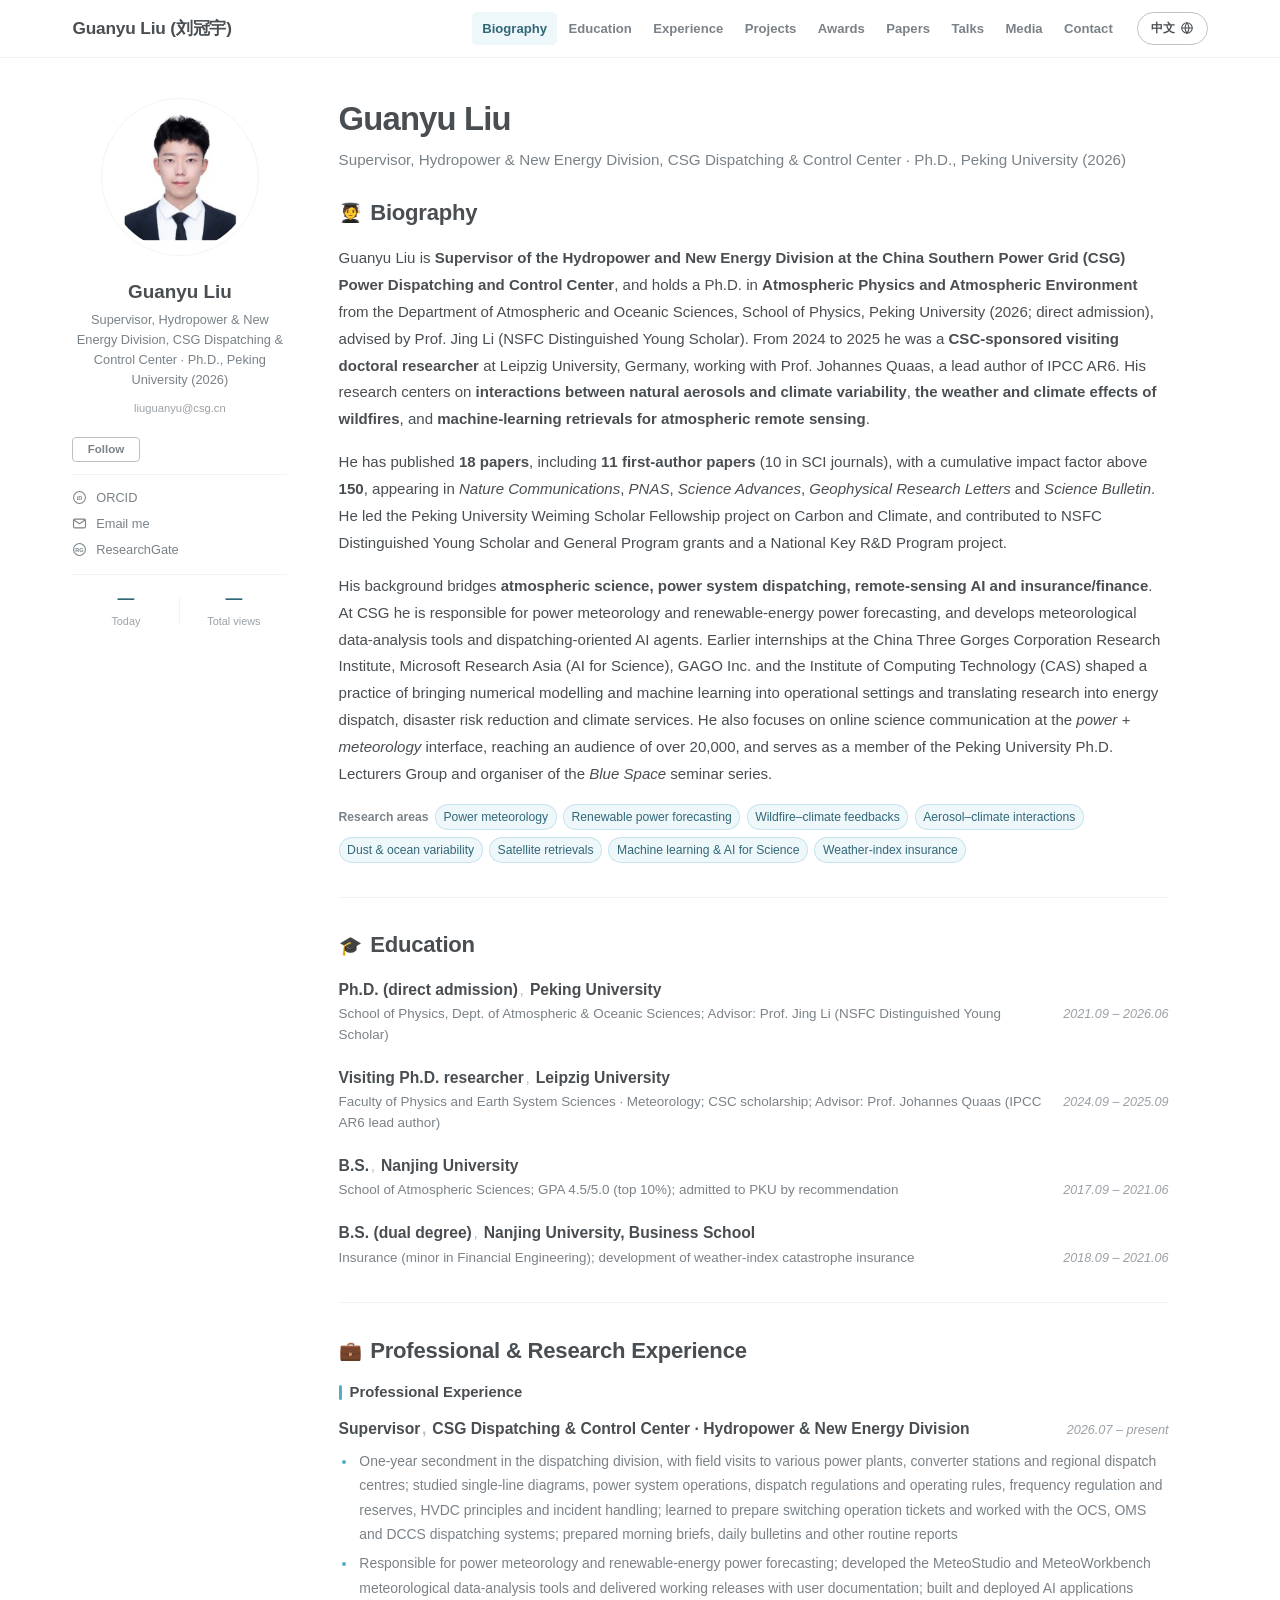
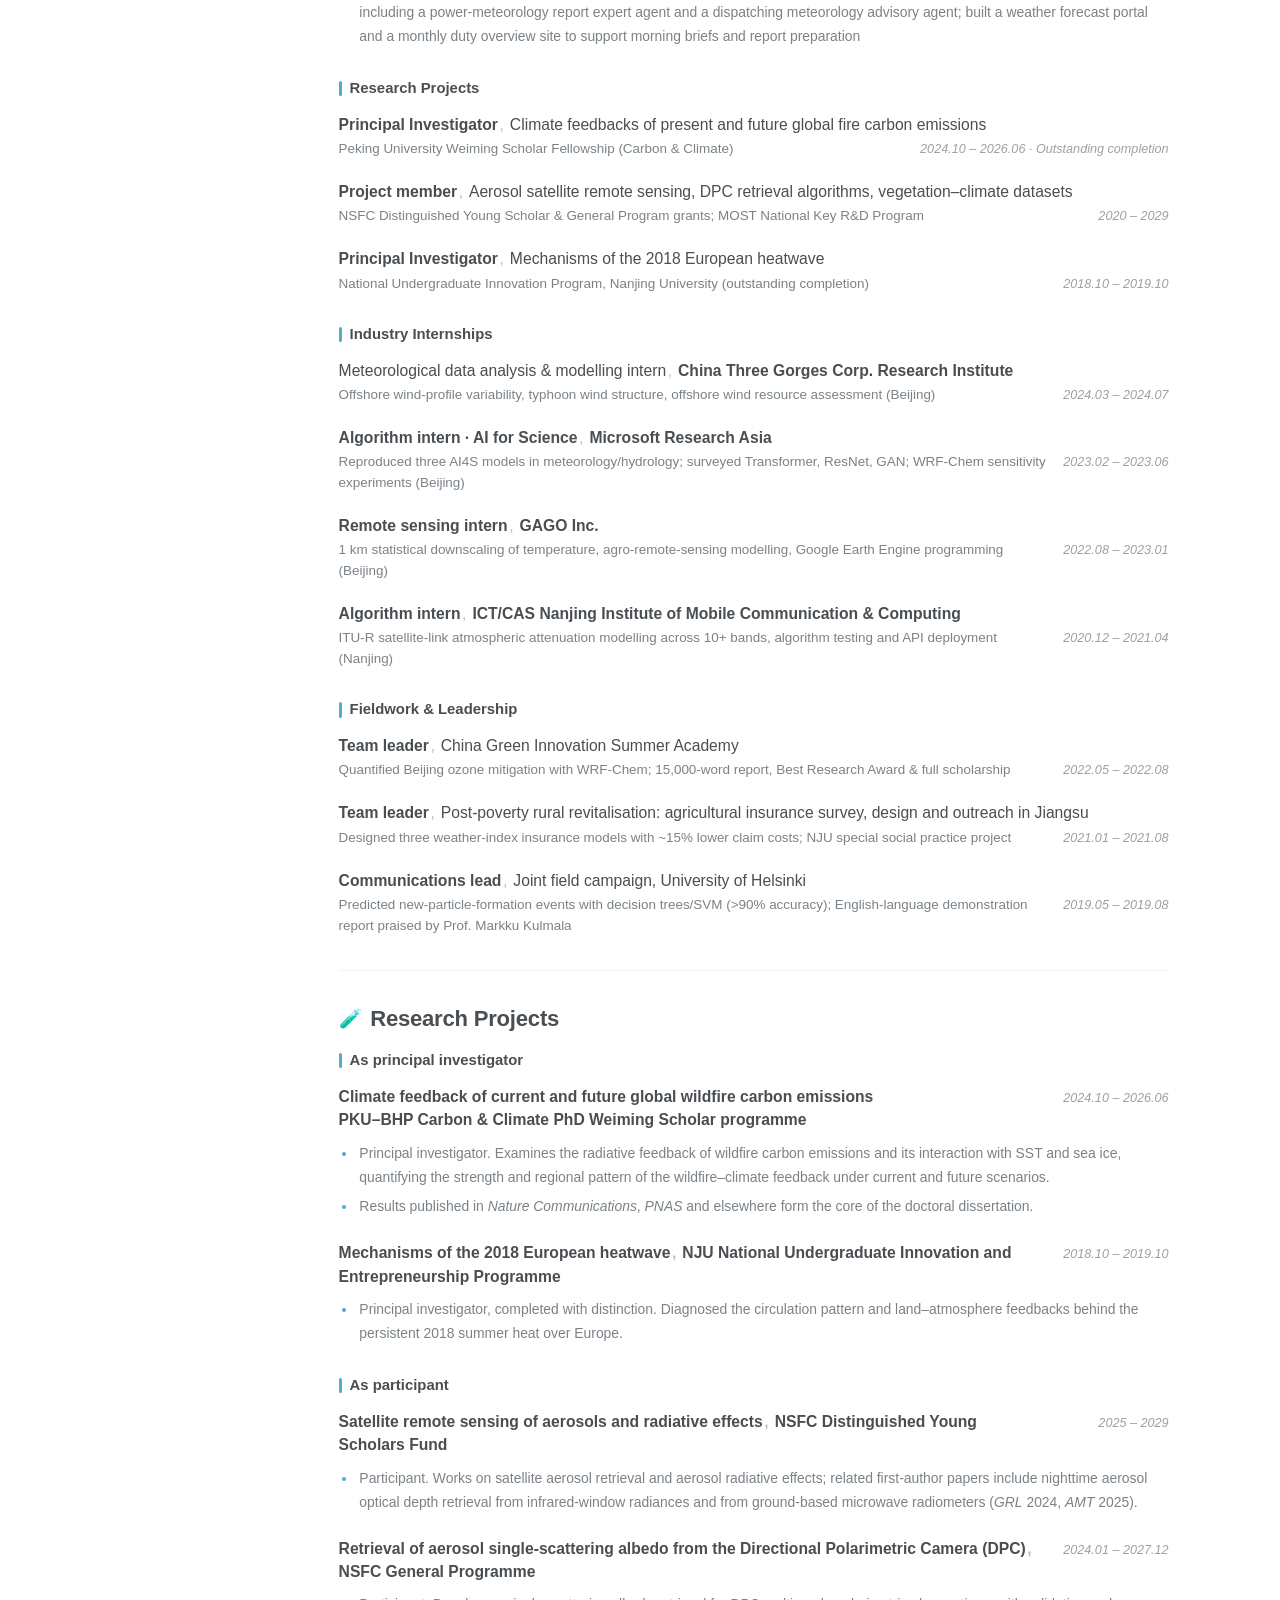
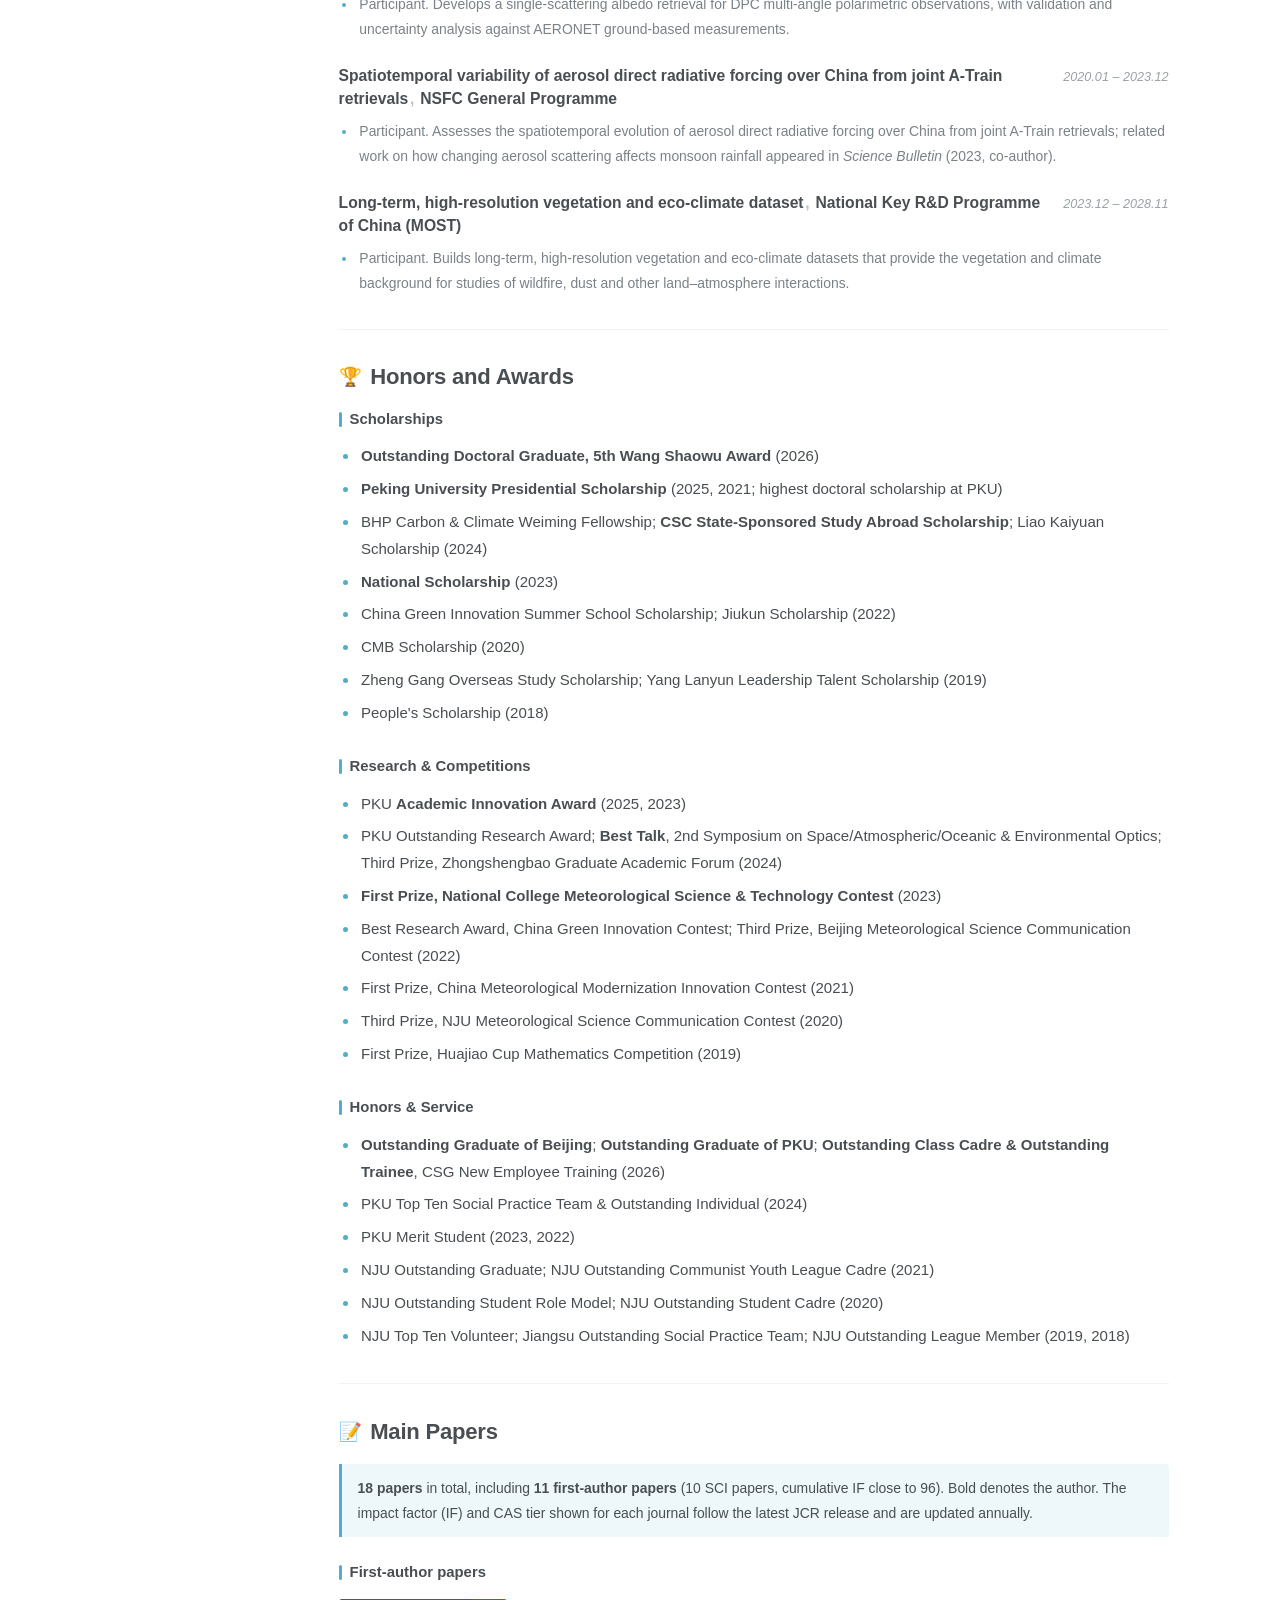
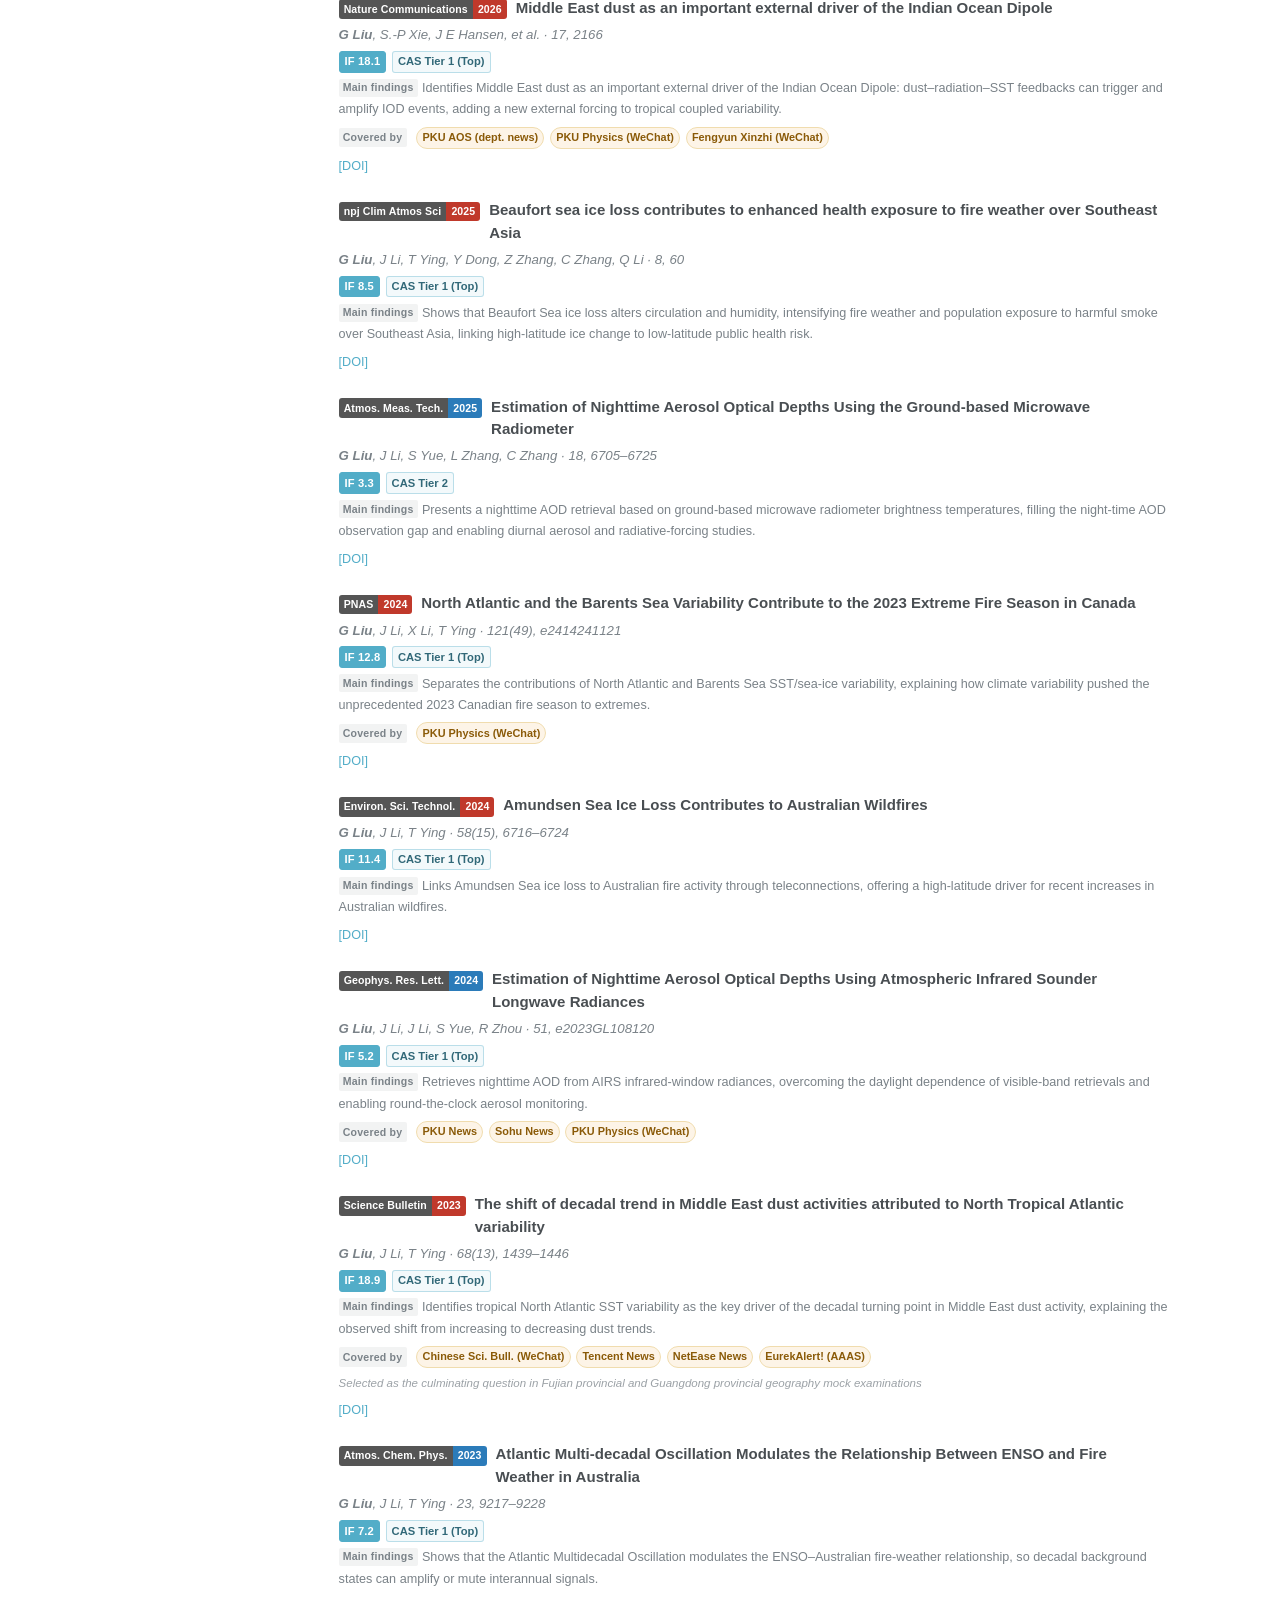
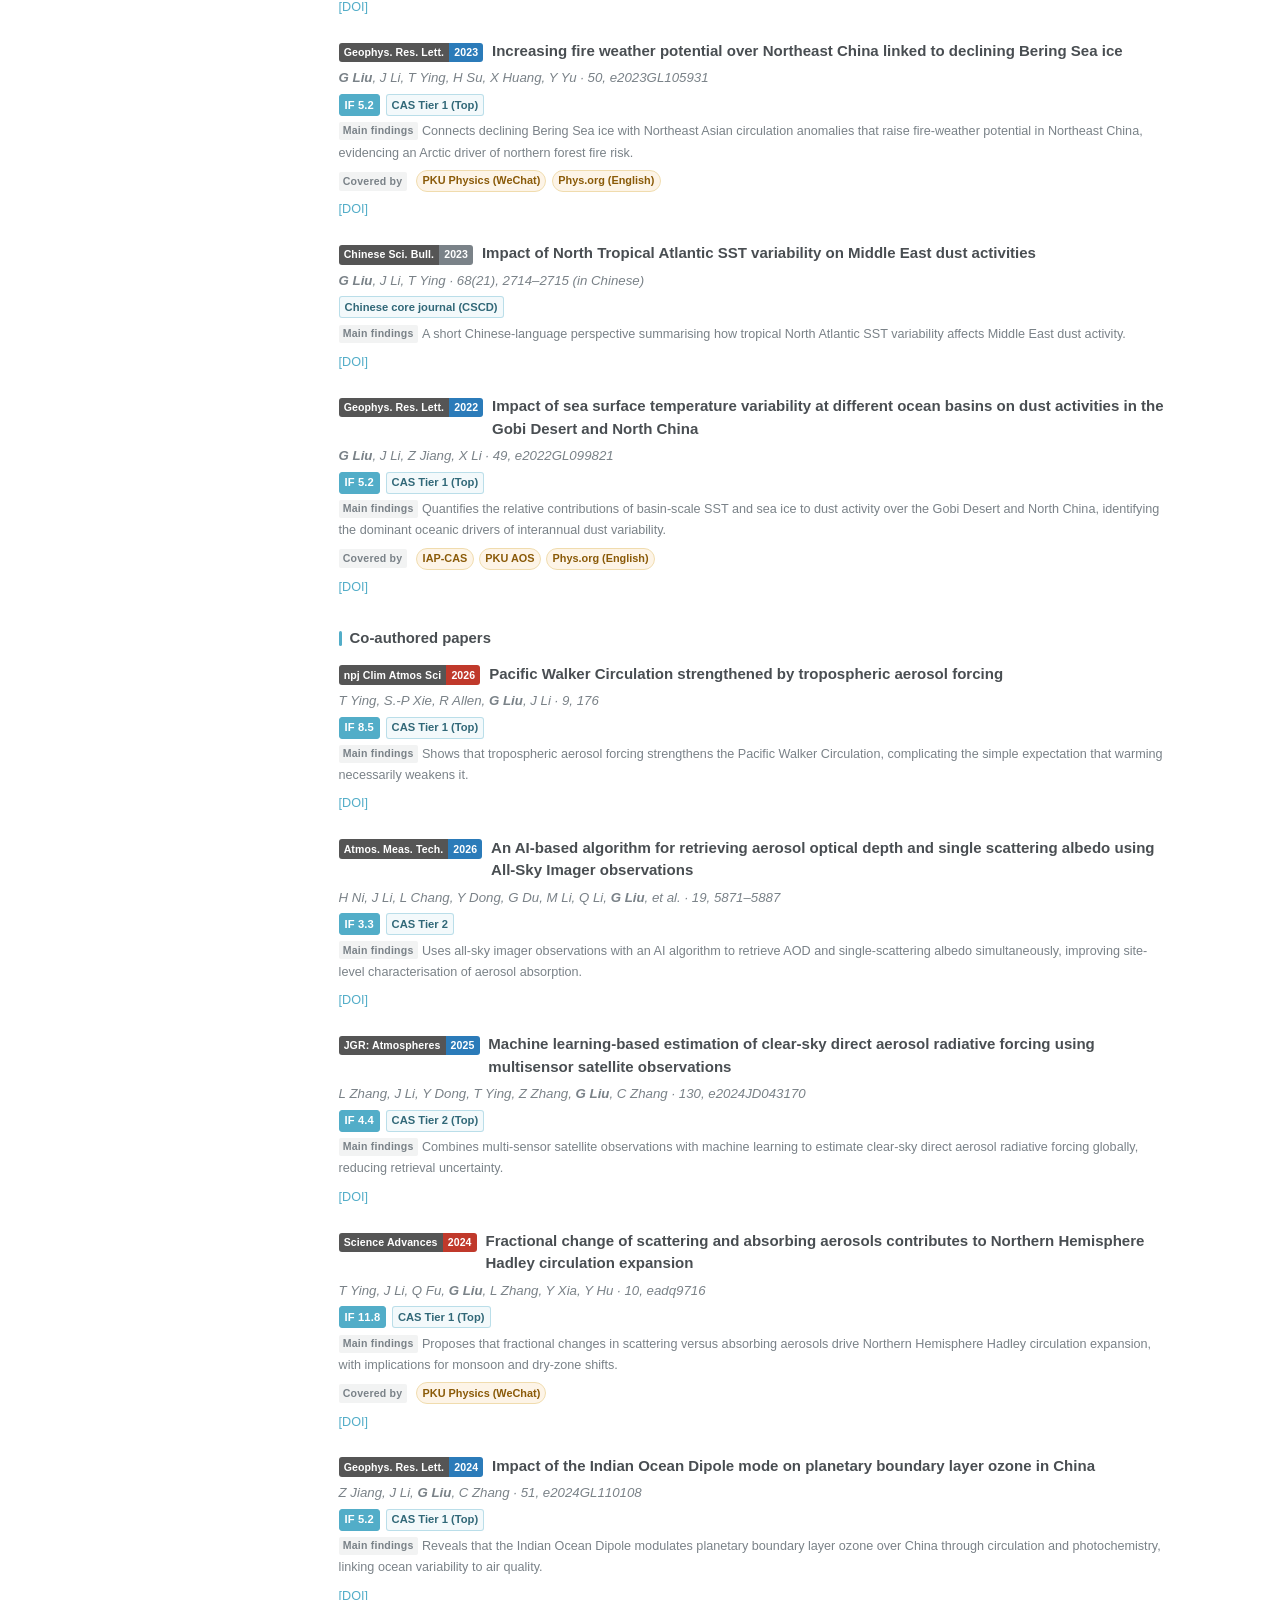
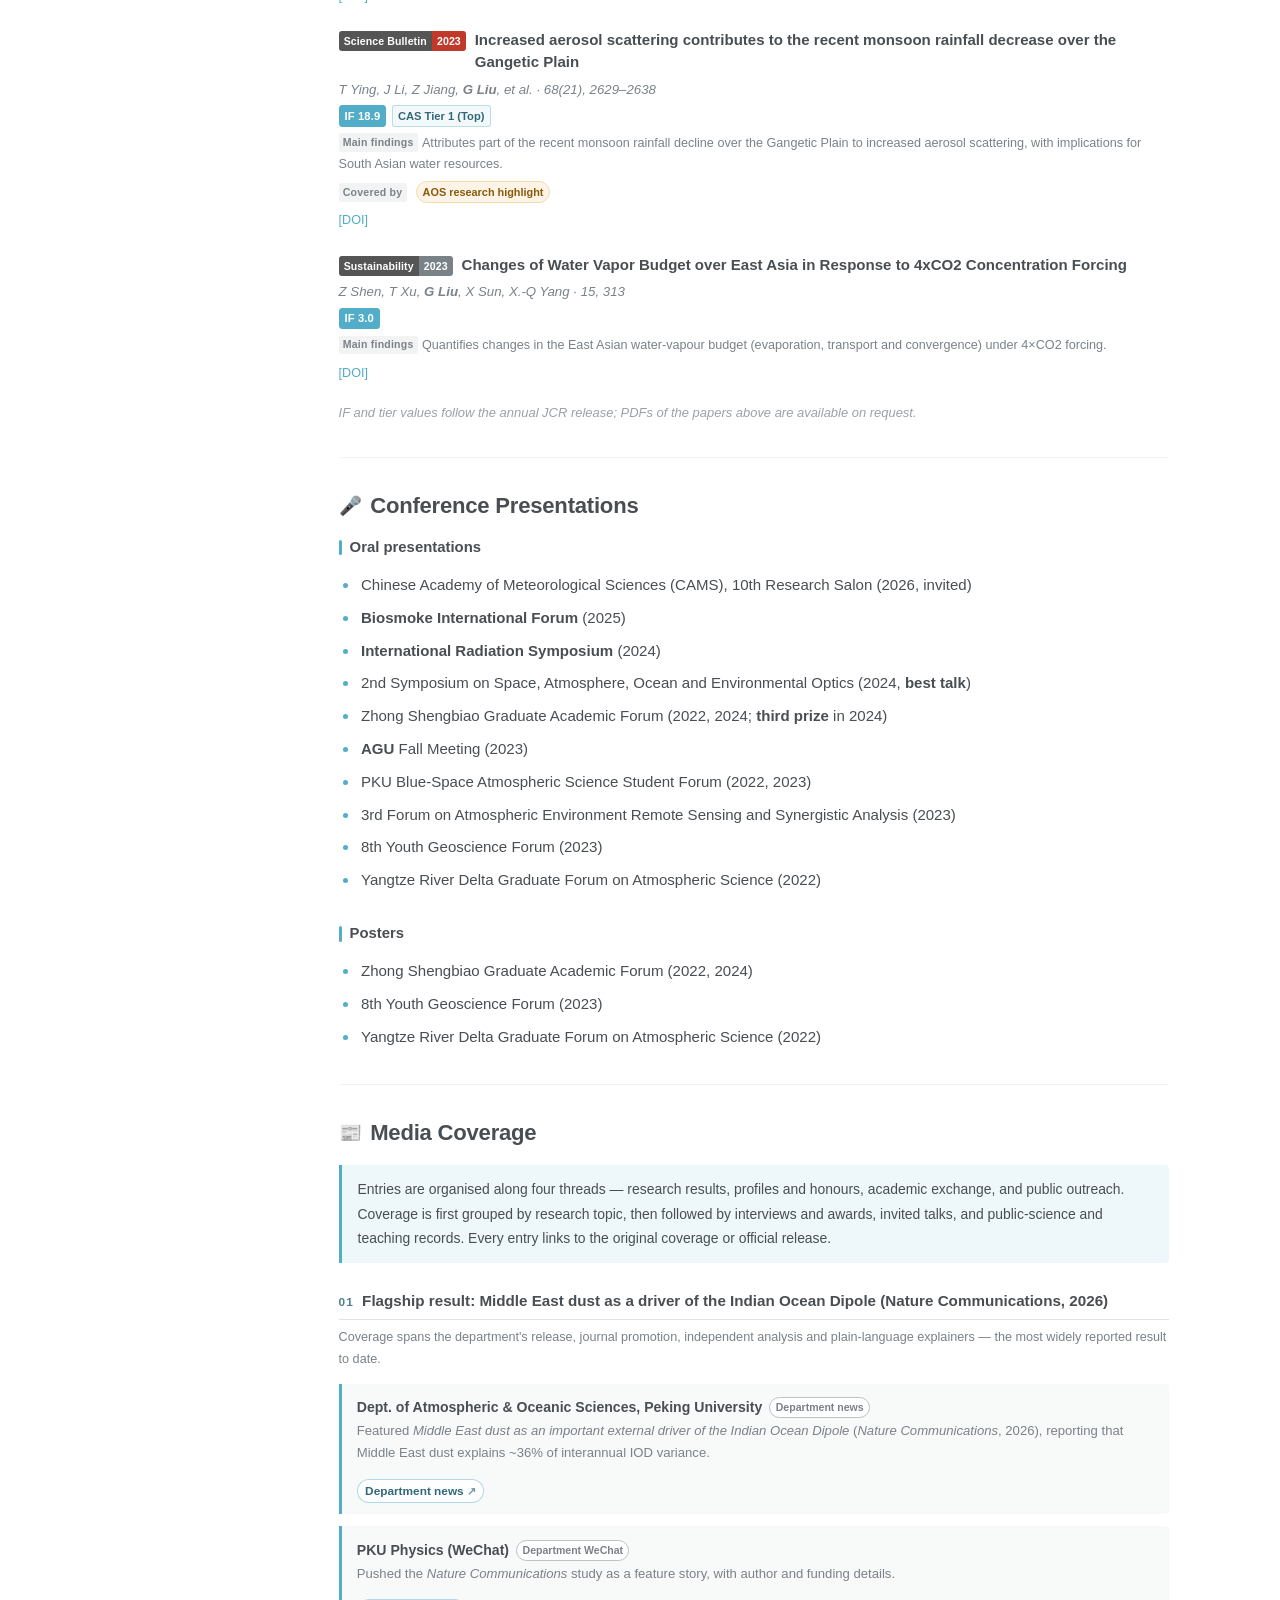
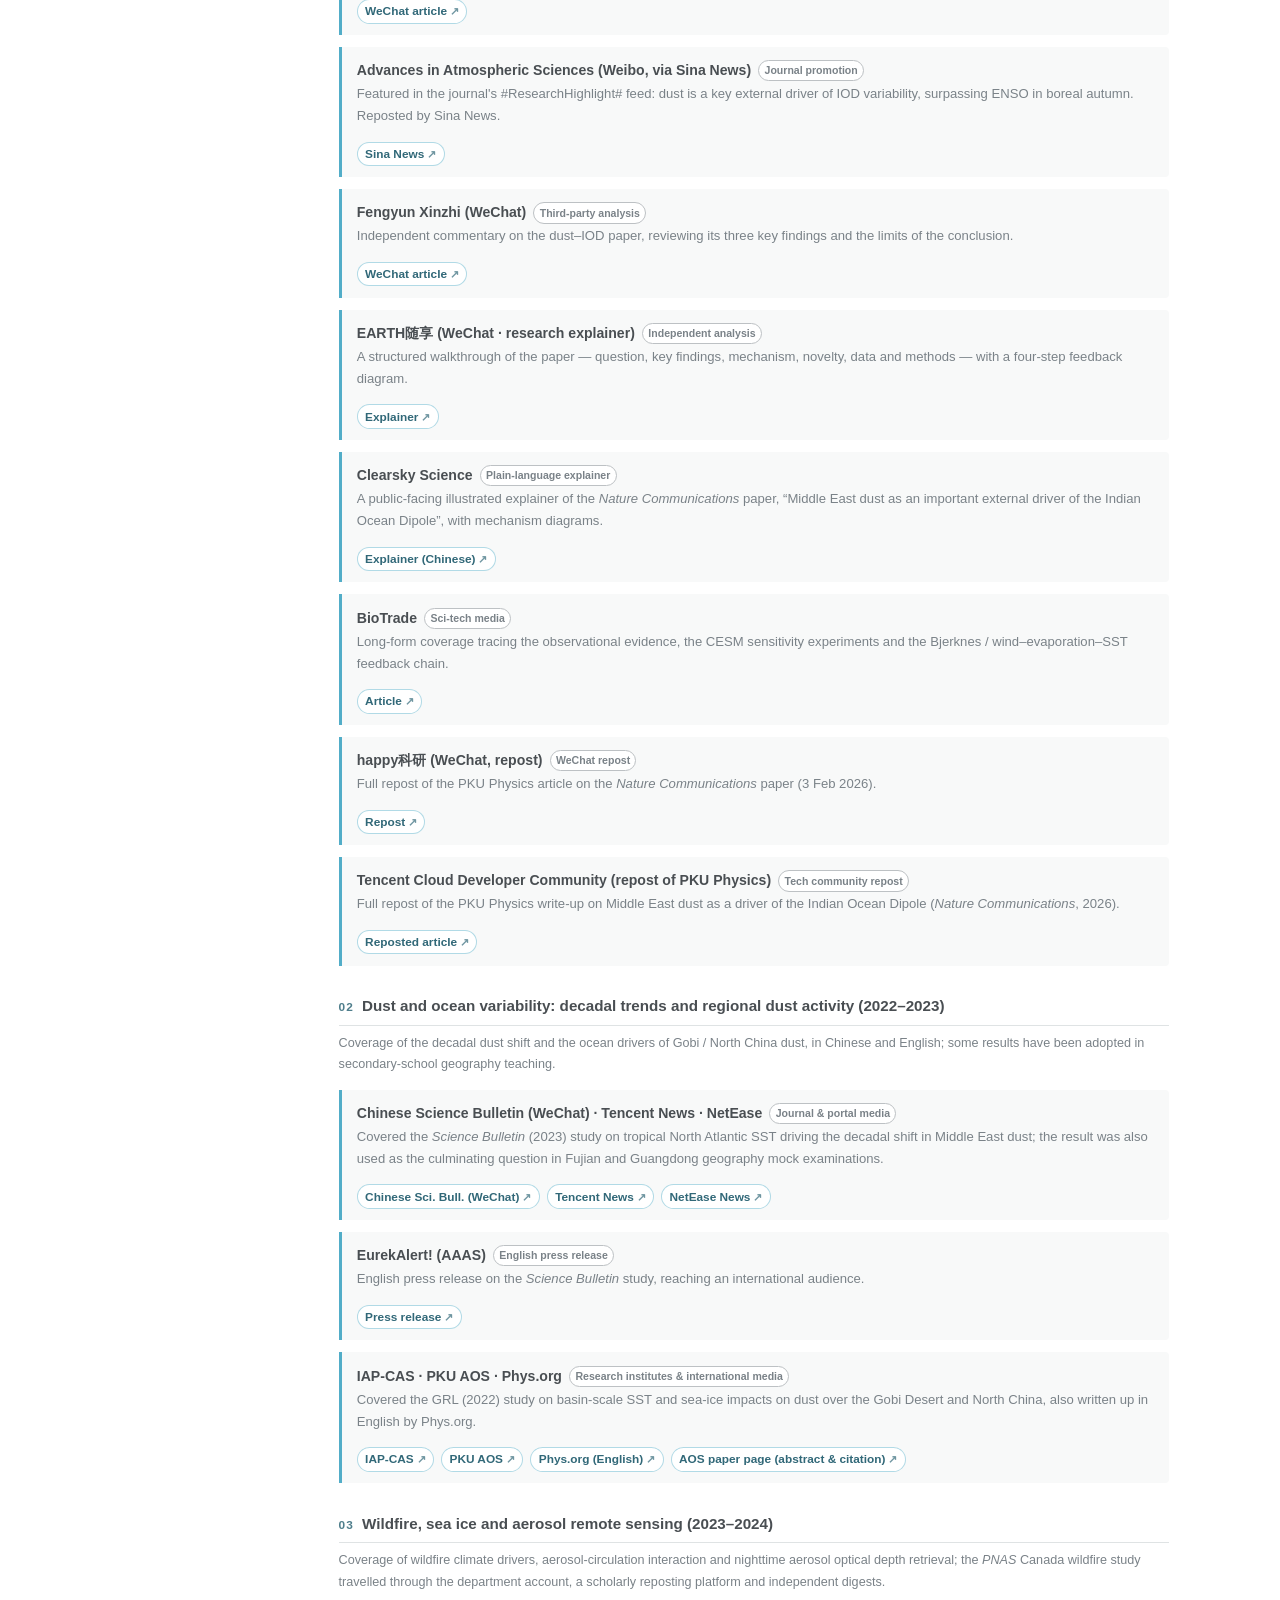
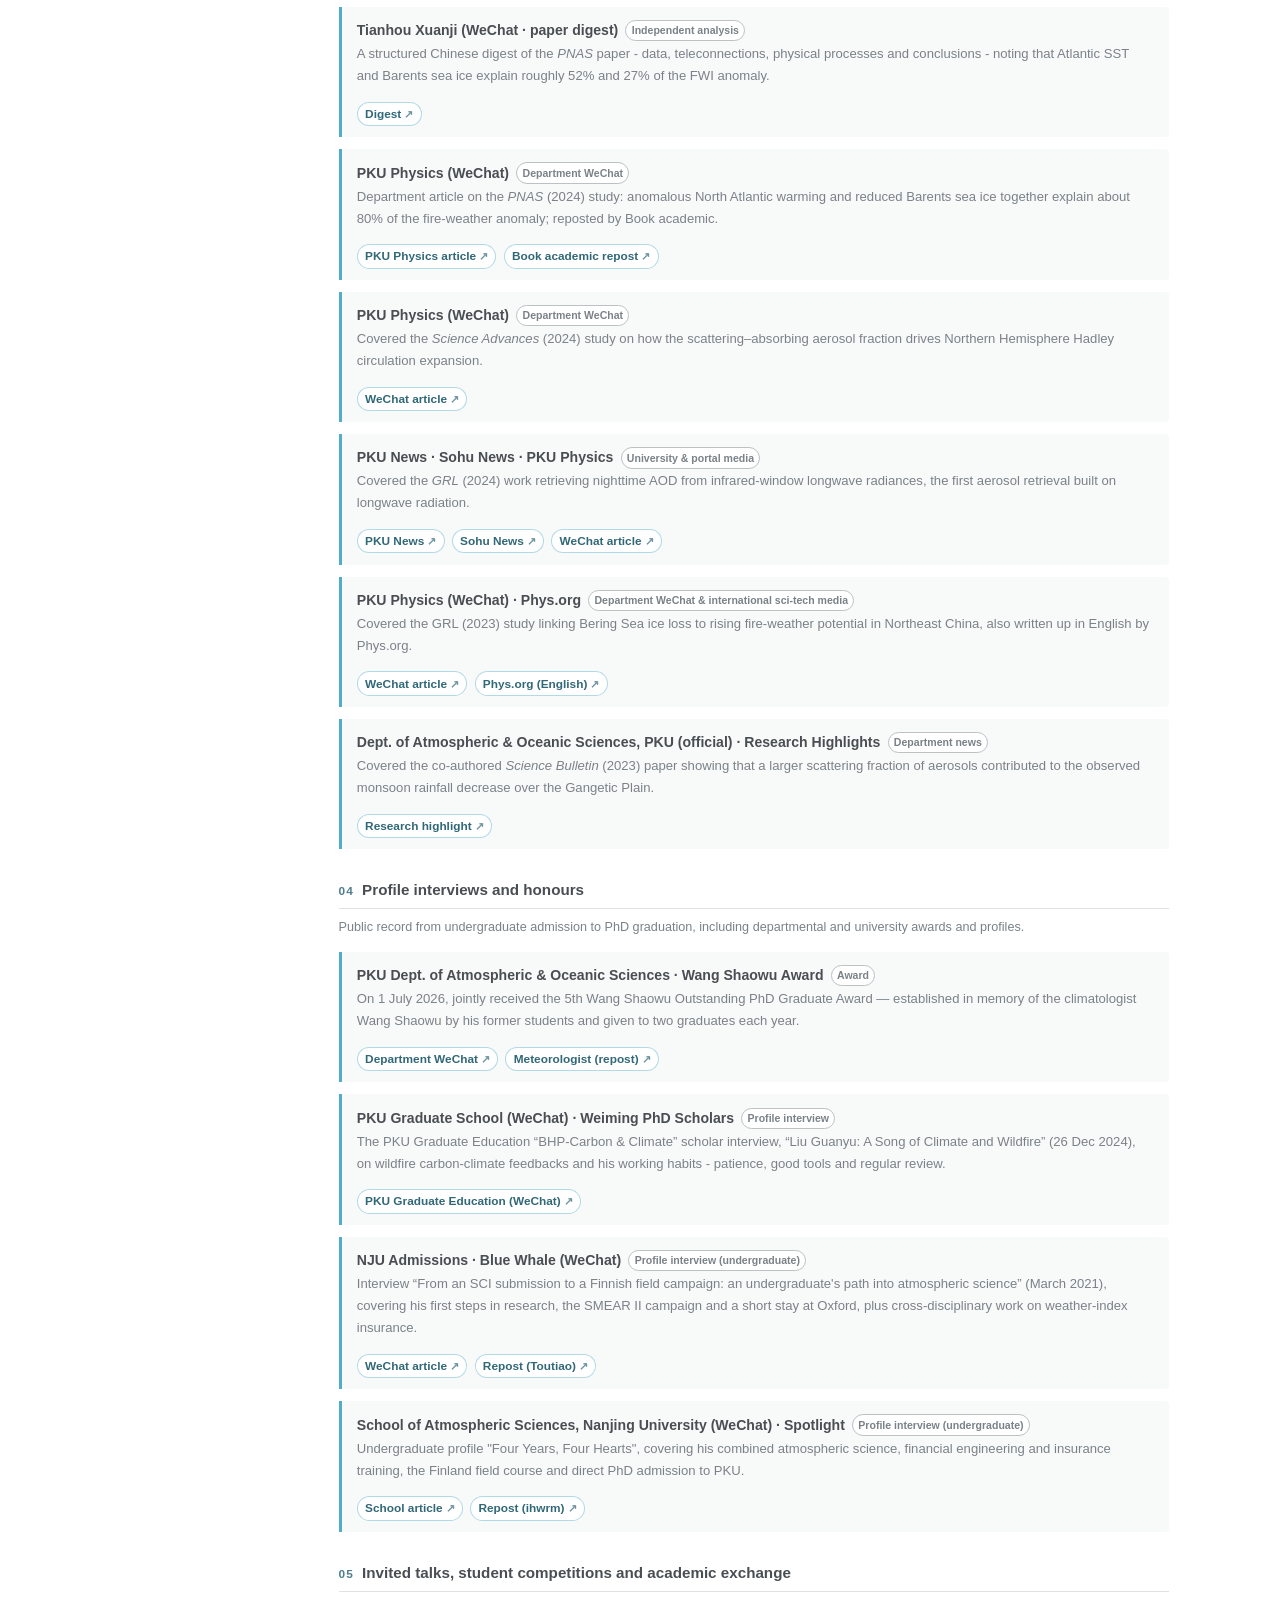
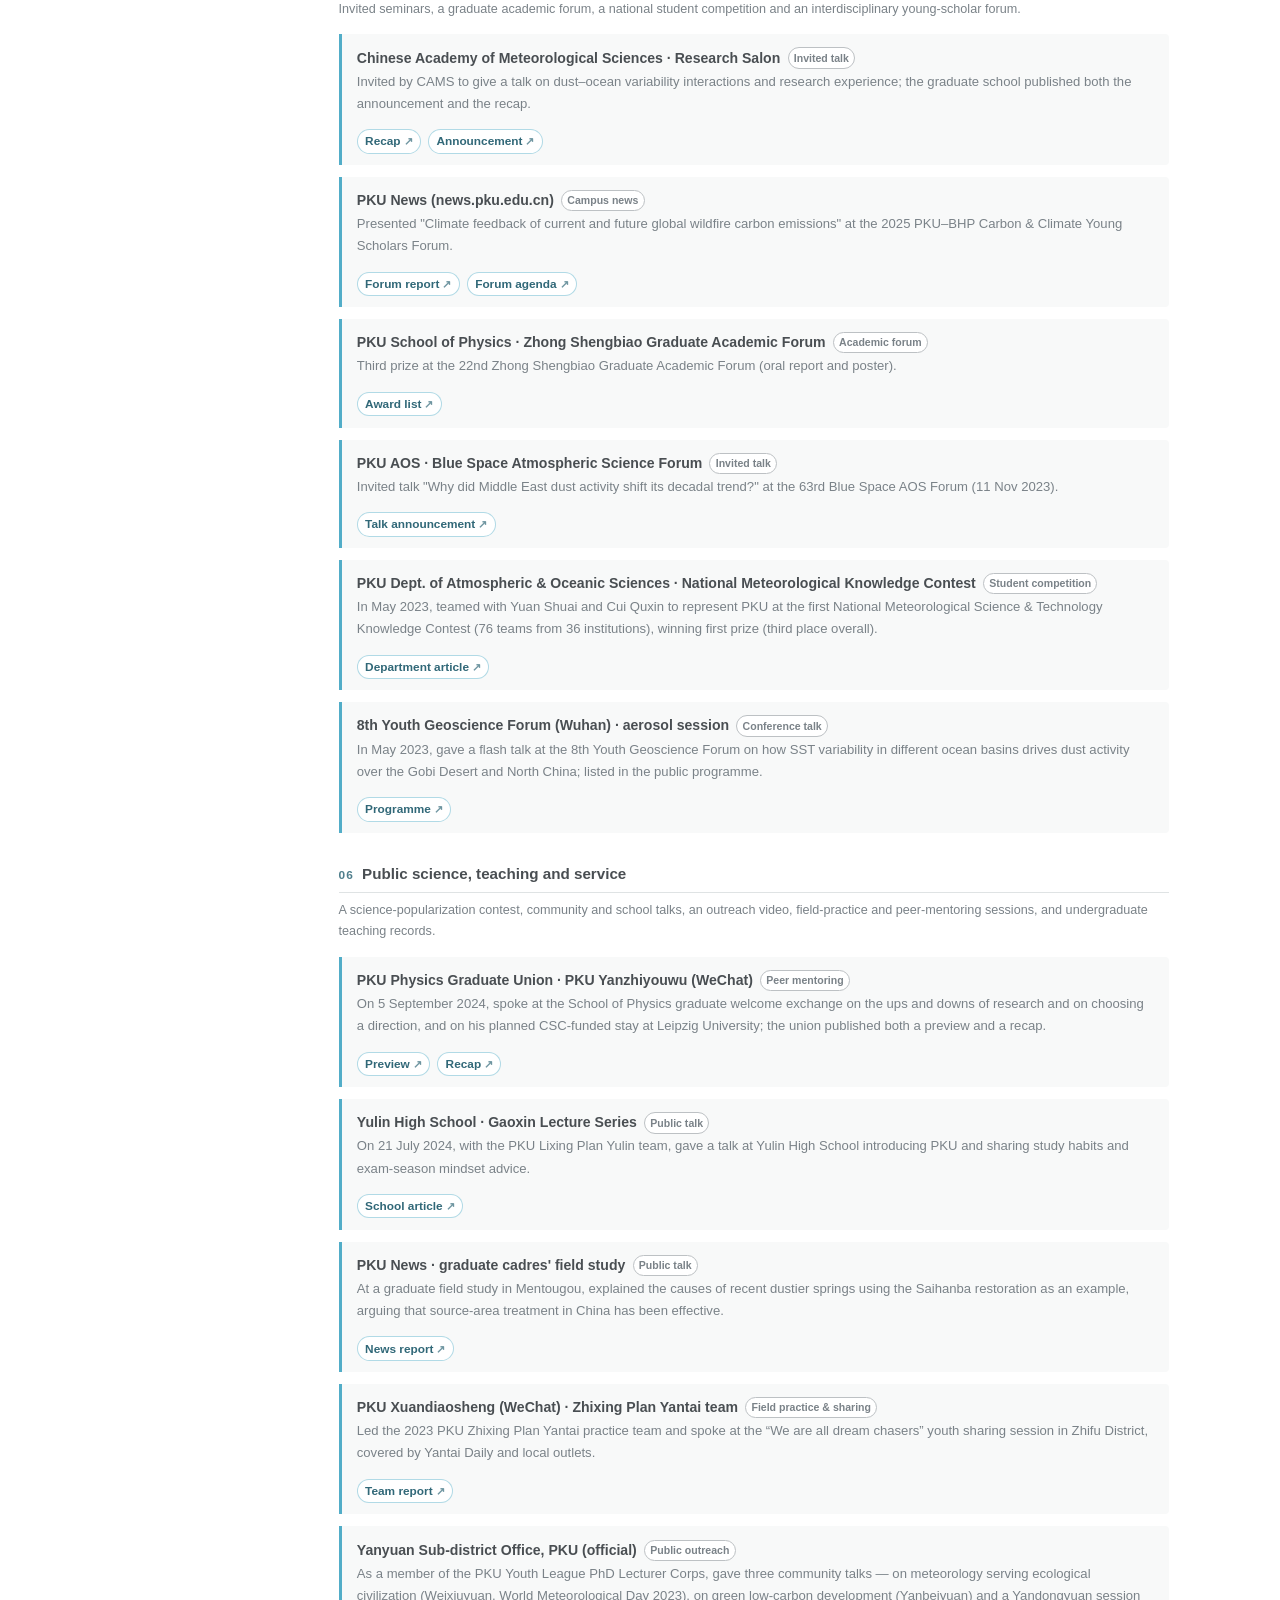
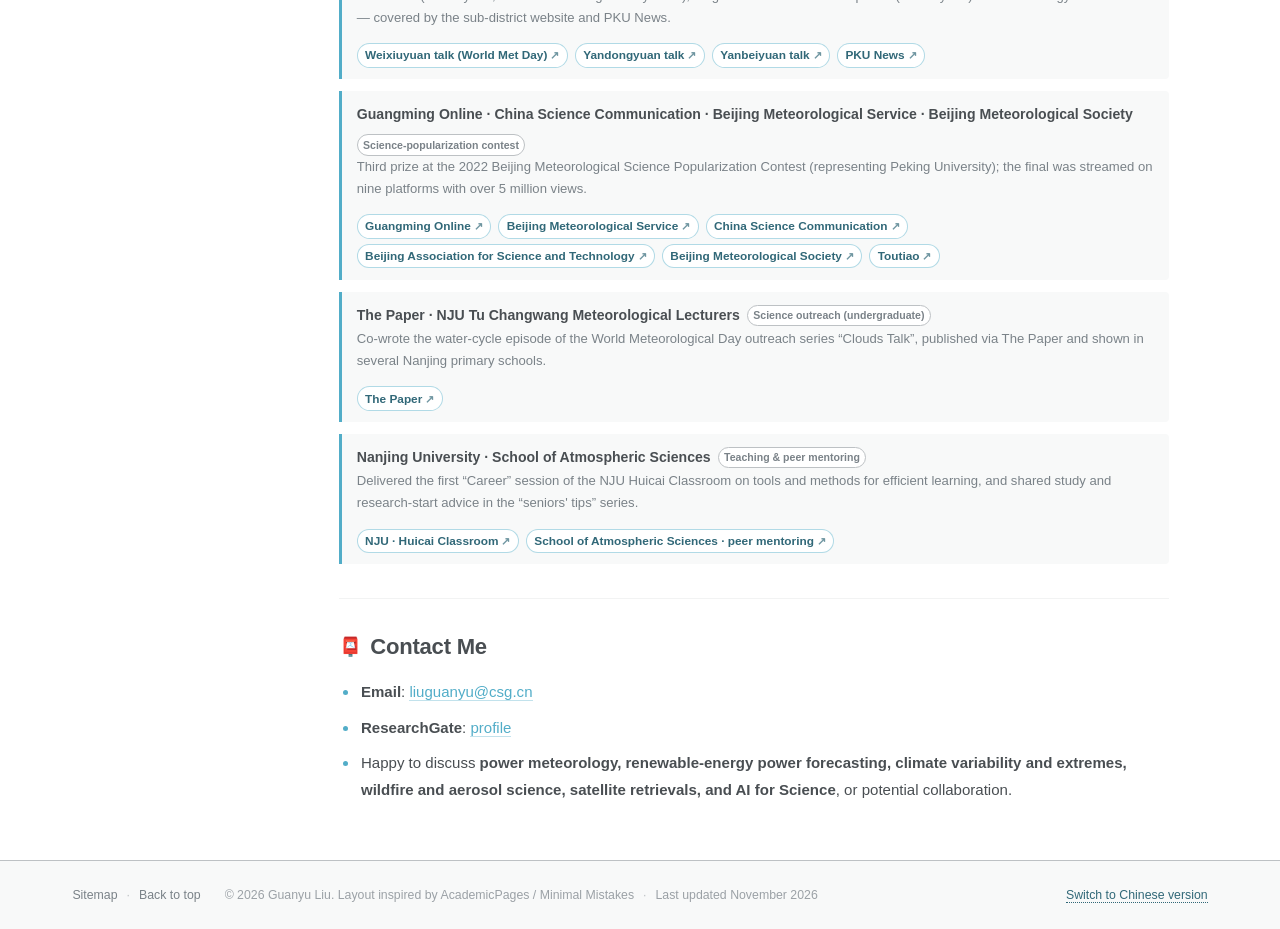
<file: en.html>
<!doctype html>
<html lang="en" data-lang="en">
<head>
<meta charset="utf-8">
<meta name="viewport" content="width=device-width, initial-scale=1">
<title>Guanyu Liu (刘冠宇) | Atmospheric Science Ph.D. · Power Meteorology &amp; Renewable Forecasting</title>
<meta name="description" content="Guanyu Liu is a supervisor in the Hydropower &amp; New Energy Division of the CSG Power Dispatching and Control Center and holds a Ph.D. in Atmospheric Physics from Peking University. He works on power meteorology, renewable-energy forecasting, wildfire–climate feedbacks, aerosol–climate interactions, Middle East dust and the Indian Ocean Dipole, nighttime aerosol retrieval and AI for Science, with 18 papers in Nature Communications, PNAS, Science Advances and Science Bulletin.">
<meta name="author" content="Guanyu Liu (刘冠宇)">
<meta name="keywords" content="Guanyu Liu, 刘冠宇, Peking University, atmospheric science, atmospheric physics, CSG, China Southern Power Grid, power meteorology, renewable-energy forecasting, hydropower, wildfire, fire weather, aerosol, dust, Middle East dust, Indian Ocean Dipole, IOD, aerosol optical depth, AOD, single scattering albedo, satellite retrieval, microwave radiometer, climate change, climate extremes, machine learning, artificial intelligence, AI for Science, weather-index insurance, Leipzig University, Nanjing University">
<meta name="robots" content="index, follow, max-snippet:-1, max-image-preview:large">
<meta name="applicable-device" content="pc,mobile">
<link rel="alternate" hreflang="zh-CN" href="https://guanyuliu0818.github.io/resume/">
<link rel="alternate" hreflang="en" href="https://guanyuliu0818.github.io/resume/en.html">
<link rel="alternate" hreflang="x-default" href="https://guanyuliu0818.github.io/resume/">
<link rel="me" href="https://orcid.org/0000-0002-2202-4746">
<link rel="me" href="https://www.researchgate.net/profile/Guanyu-Liu-4?ev=hdr_xprf">
<link rel="canonical" href="https://guanyuliu0818.github.io/resume/en.html">
<meta property="og:url" content="https://guanyuliu0818.github.io/resume/en.html">
<meta property="og:image" content="https://guanyuliu0818.github.io/resume/assets/og-card.png">
<meta property="og:image:secure_url" content="https://guanyuliu0818.github.io/resume/assets/og-card.png">
<meta property="og:image:type" content="image/png">
<meta property="og:image:width" content="1200">
<meta property="og:image:height" content="630">
<meta property="og:image:alt" content="Guanyu Liu · Atmospheric science Ph.D. · Power meteorology and renewable forecasting">
<meta name="twitter:image" content="https://guanyuliu0818.github.io/resume/assets/og-card.png">
<meta name="twitter:image:alt" content="Guanyu Liu · Atmospheric science Ph.D. · Power meteorology and renewable forecasting">
<meta property="og:type" content="profile">
<meta property="og:site_name" content="Guanyu Liu (刘冠宇)">
<meta property="og:locale" content="en_US">
<meta property="og:locale:alternate" content="zh_CN">
<meta property="og:title" content="Guanyu Liu (刘冠宇) | Atmospheric Science Ph.D. · Power Meteorology &amp; Renewable Forecasting">
<meta property="og:description" content="Guanyu Liu is a supervisor in the Hydropower &amp; New Energy Division of the CSG Power Dispatching and Control Center and holds a Ph.D. in Atmospheric Physics from Peking University. He works on power meteorology, renewable-energy forecasting, wildfire–climate feedbacks, aerosol–climate interactions, Middle East dust and the Indian Ocean Dipole, nighttime aerosol retrieval and AI for Science, with 18 papers in Nature Communications, PNAS, Science Advances and Science Bulletin.">
<meta property="profile:first_name" content="Guanyu">
<meta property="profile:last_name" content="Liu">
<meta name="twitter:card" content="summary_large_image">
<meta name="twitter:title" content="Guanyu Liu (刘冠宇) | Atmospheric Science Ph.D. · Power Meteorology &amp; Renewable Forecasting">
<meta name="twitter:description" content="Guanyu Liu is a supervisor in the Hydropower &amp; New Energy Division of the CSG Power Dispatching and Control Center and holds a Ph.D. in Atmospheric Physics from Peking University. He works on power meteorology, renewable-energy forecasting, wildfire–climate feedbacks, aerosol–climate interactions, Middle East dust and the Indian Ocean Dipole, nighttime aerosol retrieval and AI for Science, with 18 papers in Nature Communications, PNAS, Science Advances and Science Bulletin.">
<link rel="icon" type="image/svg+xml" href="assets/favicon.svg">
<link rel="stylesheet" href="assets/style.css">
<link rel="preconnect" href="https://busuanzi.9420.ltd" crossorigin>
<link rel="dns-prefetch" href="//busuanzi.9420.ltd">
<script src="assets/visits.js" defer></script>
<script type="application/ld+json">{"@context":"https://schema.org","@type":"Person","@id":"https://guanyuliu0818.github.io/resume/en.html#person","name":"Guanyu Liu","alternateName":"刘冠宇","description":"Guanyu Liu is a supervisor in the Hydropower & New Energy Division of the CSG Power Dispatching and Control Center and holds a Ph.D. in Atmospheric Physics from Peking University. He works on power meteorology, renewable-energy forecasting, wildfire–climate feedbacks, aerosol–climate interactions, Middle East dust and the Indian Ocean Dipole, nighttime aerosol retrieval and AI for Science, with 18 papers in Nature Communications, PNAS, Science Advances and Science Bulletin.","jobTitle":"Supervisor, Hydropower & New Energy Division","affiliation":{"@type":"Organization","name":"China Southern Power Grid Power Dispatching and Control Center"},"worksFor":{"@type":"Organization","name":"China Southern Power Grid Power Dispatching and Control Center"},"alumniOf":[{"@type":"CollegeOrUniversity","name":"Peking University"},{"@type":"CollegeOrUniversity","name":"Leipzig University"},{"@type":"CollegeOrUniversity","name":"Nanjing University"},{"@type":"CollegeOrUniversity","name":"Nanjing University, Business School"}],"knowsAbout":["Power meteorology","Renewable-energy power forecasting","Atmospheric physics","Wildfire and climate feedbacks","Aerosol-climate interactions","Satellite remote sensing","Machine learning","AI for Science"],"sameAs":["https://orcid.org/0000-0002-2202-4746","https://www.researchgate.net/profile/Guanyu-Liu-4?ev=hdr_xprf"],"hasCredential":{"@type":"EducationalOccupationalCredential","credentialCategory":"Ph.D.","educationalLevel":"Doctoral","about":"Atmospheric Physics and Atmospheric Environment","recognizedBy":{"@type":"CollegeOrUniversity","name":"Peking University"}},"identifier":"https://orcid.org/0000-0002-2202-4746","email":"mailto:liuguanyu@csg.cn","url":"https://guanyuliu0818.github.io/resume/en.html","image":"https://guanyuliu0818.github.io/resume/assets/og-card.png","mainEntityOfPage":{"@id":"https://guanyuliu0818.github.io/resume/en.html#webpage"},"award":["5th Wang Shaowu Outstanding Doctoral Graduate Award (2026)","Peking University Presidential Scholarship (2025, 2021)","National Scholarship (2023)","Outstanding Graduate of Beijing (2026)"]}</script>
<script type="application/ld+json">{"@context":"https://schema.org","@type":"ProfilePage","@id":"https://guanyuliu0818.github.io/resume/en.html#webpage","url":"https://guanyuliu0818.github.io/resume/en.html","name":"Guanyu Liu (刘冠宇) | Atmospheric Science Ph.D. · Power Meteorology & Renewable Forecasting","inLanguage":"en","dateModified":"2026-11-22","mainEntity":{"@id":"https://guanyuliu0818.github.io/resume/en.html#person"},"isPartOf":{"@type":"WebSite","@id":"https://guanyuliu0818.github.io/resume/#website","url":"https://guanyuliu0818.github.io/resume/","name":"Guanyu Liu (刘冠宇)"}}</script>
<script type="application/ld+json">{"@context":"https://schema.org","@type":"ItemList","name":"Publications","numberOfItems":18,"itemListElement":[{"@type":"ScholarlyArticle","position":1,"name":"Middle East dust as an important external driver of the Indian Ocean Dipole","headline":"Middle East dust as an important external driver of the Indian Ocean Dipole","author":{"@type":"Person","@id":"https://guanyuliu0818.github.io/resume/en.html#person","name":"Guanyu Liu"},"isPartOf":{"@type":"Periodical","name":"Nature Communications"},"datePublished":"2026","abstract":"Identifies Middle East dust as an important external driver of the Indian Ocean Dipole: dust–radiation–SST feedbacks can trigger and amplify IOD events, adding a new external forcing to tropical coupled variability.","identifier":"https://doi.org/10.1038/s41467-026-68842-1","url":"https://doi.org/10.1038/s41467-026-68842-1","sameAs":"https://doi.org/10.1038/s41467-026-68842-1","additionalProperty":{"@type":"PropertyValue","name":"Impact Factor","value":"18.1"}},{"@type":"ScholarlyArticle","position":2,"name":"Beaufort sea ice loss contributes to enhanced health exposure to fire weather over Southeast Asia","headline":"Beaufort sea ice loss contributes to enhanced health exposure to fire weather over Southeast Asia","author":{"@type":"Person","@id":"https://guanyuliu0818.github.io/resume/en.html#person","name":"Guanyu Liu"},"isPartOf":{"@type":"Periodical","name":"npj Clim Atmos Sci"},"datePublished":"2025","abstract":"Shows that Beaufort Sea ice loss alters circulation and humidity, intensifying fire weather and population exposure to harmful smoke over Southeast Asia, linking high-latitude ice change to low-latitude public health risk.","identifier":"https://doi.org/10.1038/s41612-025-00954-9","url":"https://doi.org/10.1038/s41612-025-00954-9","sameAs":"https://doi.org/10.1038/s41612-025-00954-9","additionalProperty":{"@type":"PropertyValue","name":"Impact Factor","value":"8.5"}},{"@type":"ScholarlyArticle","position":3,"name":"Estimation of Nighttime Aerosol Optical Depths Using the Ground-based Microwave Radiometer","headline":"Estimation of Nighttime Aerosol Optical Depths Using the Ground-based Microwave Radiometer","author":{"@type":"Person","@id":"https://guanyuliu0818.github.io/resume/en.html#person","name":"Guanyu Liu"},"isPartOf":{"@type":"Periodical","name":"Atmos. Meas. Tech."},"datePublished":"2025","abstract":"Presents a nighttime AOD retrieval based on ground-based microwave radiometer brightness temperatures, filling the night-time AOD observation gap and enabling diurnal aerosol and radiative-forcing studies.","identifier":"https://doi.org/10.5194/amt-18-6705-2025","url":"https://doi.org/10.5194/amt-18-6705-2025","sameAs":"https://doi.org/10.5194/amt-18-6705-2025","additionalProperty":{"@type":"PropertyValue","name":"Impact Factor","value":"3.3"}},{"@type":"ScholarlyArticle","position":4,"name":"North Atlantic and the Barents Sea Variability Contribute to the 2023 Extreme Fire Season in Canada","headline":"North Atlantic and the Barents Sea Variability Contribute to the 2023 Extreme Fire Season in Canada","author":{"@type":"Person","@id":"https://guanyuliu0818.github.io/resume/en.html#person","name":"Guanyu Liu"},"isPartOf":{"@type":"Periodical","name":"PNAS"},"datePublished":"2024","abstract":"Separates the contributions of North Atlantic and Barents Sea SST/sea-ice variability, explaining how climate variability pushed the unprecedented 2023 Canadian fire season to extremes.","identifier":"https://doi.org/10.1073/pnas.2414241121","url":"https://doi.org/10.1073/pnas.2414241121","sameAs":"https://doi.org/10.1073/pnas.2414241121","additionalProperty":{"@type":"PropertyValue","name":"Impact Factor","value":"12.8"}},{"@type":"ScholarlyArticle","position":5,"name":"Amundsen Sea Ice Loss Contributes to Australian Wildfires","headline":"Amundsen Sea Ice Loss Contributes to Australian Wildfires","author":{"@type":"Person","@id":"https://guanyuliu0818.github.io/resume/en.html#person","name":"Guanyu Liu"},"isPartOf":{"@type":"Periodical","name":"Environ. Sci. Technol."},"datePublished":"2024","abstract":"Links Amundsen Sea ice loss to Australian fire activity through teleconnections, offering a high-latitude driver for recent increases in Australian wildfires.","identifier":"https://doi.org/10.1021/acs.est.4c00051","url":"https://doi.org/10.1021/acs.est.4c00051","sameAs":"https://doi.org/10.1021/acs.est.4c00051","additionalProperty":{"@type":"PropertyValue","name":"Impact Factor","value":"11.4"}},{"@type":"ScholarlyArticle","position":6,"name":"Estimation of Nighttime Aerosol Optical Depths Using Atmospheric Infrared Sounder Longwave Radiances","headline":"Estimation of Nighttime Aerosol Optical Depths Using Atmospheric Infrared Sounder Longwave Radiances","author":{"@type":"Person","@id":"https://guanyuliu0818.github.io/resume/en.html#person","name":"Guanyu Liu"},"isPartOf":{"@type":"Periodical","name":"Geophys. Res. Lett."},"datePublished":"2024","abstract":"Retrieves nighttime AOD from AIRS infrared-window radiances, overcoming the daylight dependence of visible-band retrievals and enabling round-the-clock aerosol monitoring.","identifier":"https://doi.org/10.1029/2023GL108120","url":"https://doi.org/10.1029/2023GL108120","sameAs":"https://doi.org/10.1029/2023GL108120","additionalProperty":{"@type":"PropertyValue","name":"Impact Factor","value":"5.2"}},{"@type":"ScholarlyArticle","position":7,"name":"The shift of decadal trend in Middle East dust activities attributed to North Tropical Atlantic variability","headline":"The shift of decadal trend in Middle East dust activities attributed to North Tropical Atlantic variability","author":{"@type":"Person","@id":"https://guanyuliu0818.github.io/resume/en.html#person","name":"Guanyu Liu"},"isPartOf":{"@type":"Periodical","name":"Science Bulletin"},"datePublished":"2023","abstract":"Identifies tropical North Atlantic SST variability as the key driver of the decadal turning point in Middle East dust activity, explaining the observed shift from increasing to decreasing dust trends.","identifier":"https://doi.org/10.1016/j.scib.2023.05.031","url":"https://doi.org/10.1016/j.scib.2023.05.031","sameAs":"https://doi.org/10.1016/j.scib.2023.05.031","additionalProperty":{"@type":"PropertyValue","name":"Impact Factor","value":"18.9"}},{"@type":"ScholarlyArticle","position":8,"name":"Atlantic Multi-decadal Oscillation Modulates the Relationship Between ENSO and Fire Weather in Australia","headline":"Atlantic Multi-decadal Oscillation Modulates the Relationship Between ENSO and Fire Weather in Australia","author":{"@type":"Person","@id":"https://guanyuliu0818.github.io/resume/en.html#person","name":"Guanyu Liu"},"isPartOf":{"@type":"Periodical","name":"Atmos. Chem. Phys."},"datePublished":"2023","abstract":"Shows that the Atlantic Multidecadal Oscillation modulates the ENSO–Australian fire-weather relationship, so decadal background states can amplify or mute interannual signals.","identifier":"https://doi.org/10.5194/acp-23-9217-2023","url":"https://doi.org/10.5194/acp-23-9217-2023","sameAs":"https://doi.org/10.5194/acp-23-9217-2023","additionalProperty":{"@type":"PropertyValue","name":"Impact Factor","value":"7.2"}},{"@type":"ScholarlyArticle","position":9,"name":"Increasing fire weather potential over Northeast China linked to declining Bering Sea ice","headline":"Increasing fire weather potential over Northeast China linked to declining Bering Sea ice","author":{"@type":"Person","@id":"https://guanyuliu0818.github.io/resume/en.html#person","name":"Guanyu Liu"},"isPartOf":{"@type":"Periodical","name":"Geophys. Res. Lett."},"datePublished":"2023","abstract":"Connects declining Bering Sea ice with Northeast Asian circulation anomalies that raise fire-weather potential in Northeast China, evidencing an Arctic driver of northern forest fire risk.","identifier":"https://doi.org/10.1029/2023GL105931","url":"https://doi.org/10.1029/2023GL105931","sameAs":"https://doi.org/10.1029/2023GL105931","additionalProperty":{"@type":"PropertyValue","name":"Impact Factor","value":"5.2"}},{"@type":"ScholarlyArticle","position":10,"name":"Impact of North Tropical Atlantic SST variability on Middle East dust activities","headline":"Impact of North Tropical Atlantic SST variability on Middle East dust activities","author":{"@type":"Person","@id":"https://guanyuliu0818.github.io/resume/en.html#person","name":"Guanyu Liu"},"isPartOf":{"@type":"Periodical","name":"Chinese Sci. Bull."},"datePublished":"2023","abstract":"A short Chinese-language perspective summarising how tropical North Atlantic SST variability affects Middle East dust activity.","identifier":"https://doi.org/10.1360/tb-2023-0457","url":"https://doi.org/10.1360/tb-2023-0457","sameAs":"https://doi.org/10.1360/tb-2023-0457"},{"@type":"ScholarlyArticle","position":11,"name":"Impact of sea surface temperature variability at different ocean basins on dust activities in the Gobi Desert and North China","headline":"Impact of sea surface temperature variability at different ocean basins on dust activities in the Gobi Desert and North China","author":{"@type":"Person","@id":"https://guanyuliu0818.github.io/resume/en.html#person","name":"Guanyu Liu"},"isPartOf":{"@type":"Periodical","name":"Geophys. Res. Lett."},"datePublished":"2022","abstract":"Quantifies the relative contributions of basin-scale SST and sea ice to dust activity over the Gobi Desert and North China, identifying the dominant oceanic drivers of interannual dust variability.","identifier":"https://doi.org/10.1029/2022GL099821","url":"https://doi.org/10.1029/2022GL099821","sameAs":"https://doi.org/10.1029/2022GL099821","additionalProperty":{"@type":"PropertyValue","name":"Impact Factor","value":"5.2"}},{"@type":"ScholarlyArticle","position":12,"name":"Pacific Walker Circulation strengthened by tropospheric aerosol forcing","headline":"Pacific Walker Circulation strengthened by tropospheric aerosol forcing","author":{"@type":"Person","@id":"https://guanyuliu0818.github.io/resume/en.html#person","name":"Guanyu Liu"},"isPartOf":{"@type":"Periodical","name":"npj Clim Atmos Sci"},"datePublished":"2026","abstract":"Shows that tropospheric aerosol forcing strengthens the Pacific Walker Circulation, complicating the simple expectation that warming necessarily weakens it.","identifier":"https://doi.org/10.1038/s41612-026-01442-4","url":"https://doi.org/10.1038/s41612-026-01442-4","sameAs":"https://doi.org/10.1038/s41612-026-01442-4","additionalProperty":{"@type":"PropertyValue","name":"Impact Factor","value":"8.5"}},{"@type":"ScholarlyArticle","position":13,"name":"An AI-based algorithm for retrieving aerosol optical depth and single scattering albedo using All-Sky Imager observations","headline":"An AI-based algorithm for retrieving aerosol optical depth and single scattering albedo using All-Sky Imager observations","author":{"@type":"Person","@id":"https://guanyuliu0818.github.io/resume/en.html#person","name":"Guanyu Liu"},"isPartOf":{"@type":"Periodical","name":"Atmos. Meas. Tech."},"datePublished":"2026","abstract":"Uses all-sky imager observations with an AI algorithm to retrieve AOD and single-scattering albedo simultaneously, improving site-level characterisation of aerosol absorption.","identifier":"https://doi.org/10.5194/amt-19-5871-2026","url":"https://doi.org/10.5194/amt-19-5871-2026","sameAs":"https://doi.org/10.5194/amt-19-5871-2026","additionalProperty":{"@type":"PropertyValue","name":"Impact Factor","value":"3.3"}},{"@type":"ScholarlyArticle","position":14,"name":"Machine learning-based estimation of clear-sky direct aerosol radiative forcing using multisensor satellite observations","headline":"Machine learning-based estimation of clear-sky direct aerosol radiative forcing using multisensor satellite observations","author":{"@type":"Person","@id":"https://guanyuliu0818.github.io/resume/en.html#person","name":"Guanyu Liu"},"isPartOf":{"@type":"Periodical","name":"JGR: Atmospheres"},"datePublished":"2025","abstract":"Combines multi-sensor satellite observations with machine learning to estimate clear-sky direct aerosol radiative forcing globally, reducing retrieval uncertainty.","identifier":"https://doi.org/10.1029/2024JD043170","url":"https://doi.org/10.1029/2024JD043170","sameAs":"https://doi.org/10.1029/2024JD043170","additionalProperty":{"@type":"PropertyValue","name":"Impact Factor","value":"4.4"}},{"@type":"ScholarlyArticle","position":15,"name":"Fractional change of scattering and absorbing aerosols contributes to Northern Hemisphere Hadley circulation expansion","headline":"Fractional change of scattering and absorbing aerosols contributes to Northern Hemisphere Hadley circulation expansion","author":{"@type":"Person","@id":"https://guanyuliu0818.github.io/resume/en.html#person","name":"Guanyu Liu"},"isPartOf":{"@type":"Periodical","name":"Science Advances"},"datePublished":"2024","abstract":"Proposes that fractional changes in scattering versus absorbing aerosols drive Northern Hemisphere Hadley circulation expansion, with implications for monsoon and dry-zone shifts.","identifier":"https://doi.org/10.1126/sciadv.adq9716","url":"https://doi.org/10.1126/sciadv.adq9716","sameAs":"https://doi.org/10.1126/sciadv.adq9716","additionalProperty":{"@type":"PropertyValue","name":"Impact Factor","value":"11.8"}},{"@type":"ScholarlyArticle","position":16,"name":"Impact of the Indian Ocean Dipole mode on planetary boundary layer ozone in China","headline":"Impact of the Indian Ocean Dipole mode on planetary boundary layer ozone in China","author":{"@type":"Person","@id":"https://guanyuliu0818.github.io/resume/en.html#person","name":"Guanyu Liu"},"isPartOf":{"@type":"Periodical","name":"Geophys. Res. Lett."},"datePublished":"2024","abstract":"Reveals that the Indian Ocean Dipole modulates planetary boundary layer ozone over China through circulation and photochemistry, linking ocean variability to air quality.","identifier":"https://doi.org/10.1029/2024GL110108","url":"https://doi.org/10.1029/2024GL110108","sameAs":"https://doi.org/10.1029/2024GL110108","additionalProperty":{"@type":"PropertyValue","name":"Impact Factor","value":"5.2"}},{"@type":"ScholarlyArticle","position":17,"name":"Increased aerosol scattering contributes to the recent monsoon rainfall decrease over the Gangetic Plain","headline":"Increased aerosol scattering contributes to the recent monsoon rainfall decrease over the Gangetic Plain","author":{"@type":"Person","@id":"https://guanyuliu0818.github.io/resume/en.html#person","name":"Guanyu Liu"},"isPartOf":{"@type":"Periodical","name":"Science Bulletin"},"datePublished":"2023","abstract":"Attributes part of the recent monsoon rainfall decline over the Gangetic Plain to increased aerosol scattering, with implications for South Asian water resources.","identifier":"https://doi.org/10.1016/j.scib.2023.08.052","url":"https://doi.org/10.1016/j.scib.2023.08.052","sameAs":"https://doi.org/10.1016/j.scib.2023.08.052","additionalProperty":{"@type":"PropertyValue","name":"Impact Factor","value":"18.9"}},{"@type":"ScholarlyArticle","position":18,"name":"Changes of Water Vapor Budget over East Asia in Response to 4xCO2 Concentration Forcing","headline":"Changes of Water Vapor Budget over East Asia in Response to 4xCO2 Concentration Forcing","author":{"@type":"Person","@id":"https://guanyuliu0818.github.io/resume/en.html#person","name":"Guanyu Liu"},"isPartOf":{"@type":"Periodical","name":"Sustainability"},"datePublished":"2023","abstract":"Quantifies changes in the East Asian water-vapour budget (evaporation, transport and convergence) under 4×CO2 forcing.","identifier":"https://doi.org/10.3390/su15010313","url":"https://doi.org/10.3390/su15010313","sameAs":"https://doi.org/10.3390/su15010313","additionalProperty":{"@type":"PropertyValue","name":"Impact Factor","value":"3.0"}}]}</script>
</head>
<body id="top">

<div class="masthead">
  <div class="masthead__inner-wrap">
    <nav class="greedy-nav" id="site-nav" aria-label="Main navigation">
      <a class="site-title" href="#top">Guanyu Liu (刘冠宇)</a>
      <button class="nav-toggle" type="button" aria-expanded="false" aria-controls="nav-links" aria-label="Menu"><span class="navicon"></span></button>
      <ul class="visible-links" id="nav-links">
              <li class="masthead__menu-item"><a href="#biography">Biography</a></li>
              <li class="masthead__menu-item"><a href="#education">Education</a></li>
              <li class="masthead__menu-item"><a href="#experience">Experience</a></li>
              <li class="masthead__menu-item"><a href="#projects">Projects</a></li>
              <li class="masthead__menu-item"><a href="#awards">Awards</a></li>
              <li class="masthead__menu-item"><a href="#papers">Papers</a></li>
              <li class="masthead__menu-item"><a href="#talks">Talks</a></li>
              <li class="masthead__menu-item"><a href="#media">Media</a></li>
              <li class="masthead__menu-item"><a href="#contact">Contact</a></li>
      </ul>
      <a class="lang-switch" href="index.html" data-langlink title="Switch to Chinese version">
        中文
        <svg viewBox="0 0 24 24" width="14" height="14" fill="none" stroke="currentColor" stroke-width="1.8" stroke-linecap="round" stroke-linejoin="round" aria-hidden="true"><circle cx="12" cy="12" r="9"/><path d="M3 12h18M12 3a15 15 0 0 1 0 18 15 15 0 0 1 0-18Z"/></svg>
      </a>
    </nav>
  </div>
</div>

<div id="main" role="main">
        <div class="sidebar sticky" itemscope itemtype="https://schema.org/Person">
          <div class="author__avatar">
            <img src="assets/avatar.svg" alt="Guanyu Liu" itemprop="image">
          </div>
          <div class="author__content">
            <h3 class="author__name" itemprop="name">Guanyu Liu</h3>
            <p class="author__bio">Supervisor, Hydropower &amp; New Energy Division, CSG Dispatching &amp; Control Center · Ph.D., Peking University (2026)</p>
            <p class="author__email">liuguanyu@csg.cn</p>
          </div>
          <div class="author__urls-wrapper">
            <button class="btn btn--inverse" type="button" id="follow-toggle" aria-expanded="true" aria-controls="author-links">Follow</button>
            <ul class="author__urls social-icons" id="author-links">
              <li><a href="https://orcid.org/0000-0002-2202-4746" target="_blank" rel="noopener noreferrer"><svg class="side-icon" viewBox="0 0 24 24" fill="none" stroke="currentColor" stroke-width="1.7" stroke-linecap="round" stroke-linejoin="round" aria-hidden="true"><circle cx="12" cy="12" r="9.5"/><text x="12" y="15.5" text-anchor="middle" font-size="9" font-weight="700" fill="currentColor" stroke="none">iD</text></svg><span>ORCID</span></a></li>
            <li><a href="mailto:liuguanyu@csg.cn"><svg class="side-icon" viewBox="0 0 24 24" fill="none" stroke="currentColor" stroke-width="1.7" stroke-linecap="round" stroke-linejoin="round" aria-hidden="true"><rect x="2.5" y="5" width="19" height="14" rx="2"/><path d="m3 6.5 9 6 9-6"/></svg><span>Email me</span></a></li>
            <li><a href="https://www.researchgate.net/profile/Guanyu-Liu-4?ev=hdr_xprf" target="_blank" rel="noopener noreferrer"><svg class="side-icon" viewBox="0 0 24 24" fill="none" stroke="currentColor" stroke-width="1.7" stroke-linecap="round" stroke-linejoin="round" aria-hidden="true"><circle cx="12" cy="12" r="9.5"/><text x="12" y="15.5" text-anchor="middle" font-size="9" font-weight="700" fill="currentColor" stroke="none">RG</text></svg><span>ResearchGate</span></a></li>
            </ul>
          </div>
          <div class="site-visits" id="site-visits" title="Visitor counter · page views only, no personal data">
            <div class="site-visits__item">
              <span class="site-visits__num" data-visit="today">—</span>
              <span class="site-visits__label">Today</span>
            </div>
            <span class="site-visits__sep" aria-hidden="true"></span>
            <div class="site-visits__item">
              <span class="site-visits__num" data-visit="total">—</span>
              <span class="site-visits__label">Total views</span>
            </div>
          </div>
        </div>

  <article class="page" itemscope itemtype="https://schema.org/CreativeWork">
    <div class="page__inner-wrap">
      <header class="page__header">
        <h1 class="page__title" itemprop="headline">Guanyu Liu</h1>
        <p class="page__lead">Supervisor, Hydropower &amp; New Energy Division, CSG Dispatching &amp; Control Center · Ph.D., Peking University (2026)</p>
      </header>
      <div class="page__content" itemprop="text">
        <section class="content-section" id="biography">
          <h2 class="section-title"><span class="section-emoji" aria-hidden="true">🧑‍🎓</span>Biography<a class="section-anchor" href="#biography" aria-label="Link to this section">#</a></h2>
          <div class="section-body">
          <p>Guanyu Liu is <strong>Supervisor of the Hydropower and New Energy Division at the China Southern Power Grid (CSG) Power Dispatching and Control Center</strong>, and holds a Ph.D. in <strong>Atmospheric Physics and Atmospheric Environment</strong> from the Department of Atmospheric and Oceanic Sciences, School of Physics, Peking University (2026; direct admission), advised by Prof. Jing Li (NSFC Distinguished Young Scholar). From 2024 to 2025 he was a <strong>CSC-sponsored visiting doctoral researcher</strong> at Leipzig University, Germany, working with Prof. Johannes Quaas, a lead author of IPCC AR6. His research centers on <strong>interactions between natural aerosols and climate variability</strong>, <strong>the weather and climate effects of wildfires</strong>, and <strong>machine-learning retrievals for atmospheric remote sensing</strong>.</p>
          <p>He has published <strong>18 papers</strong>, including <strong>11 first-author papers</strong> (10 in SCI journals), with a cumulative impact factor above <strong>150</strong>, appearing in <em>Nature Communications</em>, <em>PNAS</em>, <em>Science Advances</em>, <em>Geophysical Research Letters</em> and <em>Science Bulletin</em>. He led the Peking University Weiming Scholar Fellowship project on Carbon and Climate, and contributed to NSFC Distinguished Young Scholar and General Program grants and a National Key R&amp;D Program project.</p>
          <p>His background bridges <strong>atmospheric science, power system dispatching, remote-sensing AI and insurance/finance</strong>. At CSG he is responsible for power meteorology and renewable-energy power forecasting, and develops meteorological data-analysis tools and dispatching-oriented AI agents. Earlier internships at the China Three Gorges Corporation Research Institute, Microsoft Research Asia (AI for Science), GAGO Inc. and the Institute of Computing Technology (CAS) shaped a practice of bringing numerical modelling and machine learning into operational settings and translating research into energy dispatch, disaster risk reduction and climate services. He also focuses on online science communication at the <em>power + meteorology</em> interface, reaching an audience of over 20,000, and serves as a member of the Peking University Ph.D. Lecturers Group and organiser of the <em>Blue Space</em> seminar series.</p>
          <ul class="tag-row" aria-label="Research areas">
            <li class="tag-row__label">Research areas</li>
            <li>Power meteorology</li>
            <li>Renewable power forecasting</li>
            <li>Wildfire–climate feedbacks</li>
            <li>Aerosol–climate interactions</li>
            <li>Dust &amp; ocean variability</li>
            <li>Satellite retrievals</li>
            <li>Machine learning &amp; AI for Science</li>
            <li>Weather-index insurance</li>
          </ul>
          </div>
        </section>
        <hr class="section-divider">
        <section class="content-section" id="education">
          <h2 class="section-title"><span class="section-emoji" aria-hidden="true">🎓</span>Education<a class="section-anchor" href="#education" aria-label="Link to this section">#</a></h2>
          <div class="section-body">
                    <div class="entry">
            <div class="entry__head"><strong>Ph.D. (direct admission)</strong><span class="entry__sep">, </span><strong>Peking University</strong></div>
            <div class="entry__meta"><span class="entry__detail">School of Physics, Dept. of Atmospheric &amp; Oceanic Sciences; Advisor: Prof. Jing Li (NSFC Distinguished Young Scholar)</span><em class="entry__date">2021.09 – 2026.06</em></div>
          </div>
                    <div class="entry">
            <div class="entry__head"><strong>Visiting Ph.D. researcher</strong><span class="entry__sep">, </span><strong>Leipzig University</strong></div>
            <div class="entry__meta"><span class="entry__detail">Faculty of Physics and Earth System Sciences · Meteorology; CSC scholarship; Advisor: Prof. Johannes Quaas (IPCC AR6 lead author)</span><em class="entry__date">2024.09 – 2025.09</em></div>
          </div>
                    <div class="entry">
            <div class="entry__head"><strong>B.S.</strong><span class="entry__sep">, </span><strong>Nanjing University</strong></div>
            <div class="entry__meta"><span class="entry__detail">School of Atmospheric Sciences; GPA 4.5/5.0 (top 10%); admitted to PKU by recommendation</span><em class="entry__date">2017.09 – 2021.06</em></div>
          </div>
                    <div class="entry">
            <div class="entry__head"><strong>B.S. (dual degree)</strong><span class="entry__sep">, </span><strong>Nanjing University, Business School</strong></div>
            <div class="entry__meta"><span class="entry__detail">Insurance (minor in Financial Engineering); development of weather-index catastrophe insurance</span><em class="entry__date">2018.09 – 2021.06</em></div>
          </div>
          </div>
        </section>
        <hr class="section-divider">
        <section class="content-section" id="experience">
          <h2 class="section-title"><span class="section-emoji" aria-hidden="true">💼</span>Professional &amp; Research Experience<a class="section-anchor" href="#experience" aria-label="Link to this section">#</a></h2>
          <div class="section-body">
                    <div class="entry-group">
            <h3 class="group-title"><span class="group-title__bar"></span>Professional Experience</h3>
                      <div class="entry entry--work">
            <div class="entry__head entry__head--work">
              <span class="entry__headline"><strong>Supervisor</strong><span class="entry__sep">, </span><strong>CSG Dispatching &amp; Control Center · Hydropower &amp; New Energy Division</strong></span>
              <em class="entry__date">2026.07 – present</em>
            </div>
            <ul class="entry__bullets">
              <li>One-year secondment in the dispatching division, with field visits to various power plants, converter stations and regional dispatch centres; studied single-line diagrams, power system operations, dispatch regulations and operating rules, frequency regulation and reserves, HVDC principles and incident handling; learned to prepare switching operation tickets and worked with the OCS, OMS and DCCS dispatching systems; prepared morning briefs, daily bulletins and other routine reports</li>
              <li>Responsible for power meteorology and renewable-energy power forecasting; developed the MeteoStudio and MeteoWorkbench meteorological data-analysis tools and delivered working releases with user documentation; built and deployed AI applications including a power-meteorology report expert agent and a dispatching meteorology advisory agent; built a weather forecast portal and a monthly duty overview site to support morning briefs and report preparation</li>
            </ul>
          </div>
          </div>
                    <div class="entry-group">
            <h3 class="group-title"><span class="group-title__bar"></span>Research Projects</h3>
                      <div class="entry">
            <div class="entry__head"><strong>Principal Investigator</strong><span class="entry__sep">, </span>Climate feedbacks of present and future global fire carbon emissions</div>
            <div class="entry__meta"><span class="entry__detail">Peking University Weiming Scholar Fellowship (Carbon &amp; Climate)</span><em class="entry__date">2024.10 – 2026.06 · Outstanding completion</em></div>
          </div>
                      <div class="entry">
            <div class="entry__head"><strong>Project member</strong><span class="entry__sep">, </span>Aerosol satellite remote sensing, DPC retrieval algorithms, vegetation–climate datasets</div>
            <div class="entry__meta"><span class="entry__detail">NSFC Distinguished Young Scholar &amp; General Program grants; MOST National Key R&amp;D Program</span><em class="entry__date">2020 – 2029</em></div>
          </div>
                      <div class="entry">
            <div class="entry__head"><strong>Principal Investigator</strong><span class="entry__sep">, </span>Mechanisms of the 2018 European heatwave</div>
            <div class="entry__meta"><span class="entry__detail">National Undergraduate Innovation Program, Nanjing University (outstanding completion)</span><em class="entry__date">2018.10 – 2019.10</em></div>
          </div>
          </div>
                    <div class="entry-group">
            <h3 class="group-title"><span class="group-title__bar"></span>Industry Internships</h3>
                      <div class="entry">
            <div class="entry__head">Meteorological data analysis &amp; modelling intern<span class="entry__sep">, </span><strong>China Three Gorges Corp. Research Institute</strong></div>
            <div class="entry__meta"><span class="entry__detail">Offshore wind-profile variability, typhoon wind structure, offshore wind resource assessment (Beijing)</span><em class="entry__date">2024.03 – 2024.07</em></div>
          </div>
                      <div class="entry">
            <div class="entry__head"><strong>Algorithm intern · AI for Science</strong><span class="entry__sep">, </span><strong>Microsoft Research Asia</strong></div>
            <div class="entry__meta"><span class="entry__detail">Reproduced three AI4S models in meteorology/hydrology; surveyed Transformer, ResNet, GAN; WRF-Chem sensitivity experiments (Beijing)</span><em class="entry__date">2023.02 – 2023.06</em></div>
          </div>
                      <div class="entry">
            <div class="entry__head"><strong>Remote sensing intern</strong><span class="entry__sep">, </span><strong>GAGO Inc.</strong></div>
            <div class="entry__meta"><span class="entry__detail">1 km statistical downscaling of temperature, agro-remote-sensing modelling, Google Earth Engine programming (Beijing)</span><em class="entry__date">2022.08 – 2023.01</em></div>
          </div>
                      <div class="entry">
            <div class="entry__head"><strong>Algorithm intern</strong><span class="entry__sep">, </span><strong>ICT/CAS Nanjing Institute of Mobile Communication &amp; Computing</strong></div>
            <div class="entry__meta"><span class="entry__detail">ITU-R satellite-link atmospheric attenuation modelling across 10+ bands, algorithm testing and API deployment (Nanjing)</span><em class="entry__date">2020.12 – 2021.04</em></div>
          </div>
          </div>
                    <div class="entry-group">
            <h3 class="group-title"><span class="group-title__bar"></span>Fieldwork &amp; Leadership</h3>
                      <div class="entry">
            <div class="entry__head"><strong>Team leader</strong><span class="entry__sep">, </span>China Green Innovation Summer Academy</div>
            <div class="entry__meta"><span class="entry__detail">Quantified Beijing ozone mitigation with WRF-Chem; 15,000-word report, Best Research Award &amp; full scholarship</span><em class="entry__date">2022.05 – 2022.08</em></div>
          </div>
                      <div class="entry">
            <div class="entry__head"><strong>Team leader</strong><span class="entry__sep">, </span>Post-poverty rural revitalisation: agricultural insurance survey, design and outreach in Jiangsu</div>
            <div class="entry__meta"><span class="entry__detail">Designed three weather-index insurance models with ~15% lower claim costs; NJU special social practice project</span><em class="entry__date">2021.01 – 2021.08</em></div>
          </div>
                      <div class="entry">
            <div class="entry__head"><strong>Communications lead</strong><span class="entry__sep">, </span>Joint field campaign, University of Helsinki</div>
            <div class="entry__meta"><span class="entry__detail">Predicted new-particle-formation events with decision trees/SVM (&gt;90% accuracy); English-language demonstration report praised by Prof. Markku Kulmala</span><em class="entry__date">2019.05 – 2019.08</em></div>
          </div>
          </div>
          </div>
        </section>
        <hr class="section-divider">
        <section class="content-section" id="projects">
          <h2 class="section-title"><span class="section-emoji" aria-hidden="true">🧪</span>Research Projects<a class="section-anchor" href="#projects" aria-label="Link to this section">#</a></h2>
          <div class="section-body">
                    <div class="entry-group">
            <h3 class="group-title"><span class="group-title__bar"></span>As principal investigator</h3>
                      <div class="entry entry--work">
            <div class="entry__head entry__head--work">
              <span class="entry__headline">Climate feedback of current and future global wildfire carbon emissions<span class="entry__org">PKU–BHP Carbon &amp; Climate PhD Weiming Scholar programme</span></span>
              <em class="entry__date">2024.10 – 2026.06</em>
            </div>
            <ul class="entry__bullets">
              <li>Principal investigator. Examines the radiative feedback of wildfire carbon emissions and its interaction with SST and sea ice, quantifying the strength and regional pattern of the wildfire–climate feedback under current and future scenarios.</li>
              <li>Results published in <em>Nature Communications</em>, <em>PNAS</em> and elsewhere form the core of the doctoral dissertation.</li>
            </ul>
          </div>
                      <div class="entry entry--work">
            <div class="entry__head entry__head--work">
              <span class="entry__headline">Mechanisms of the 2018 European heatwave<span class="entry__sep">, </span>NJU National Undergraduate Innovation and Entrepreneurship Programme</span>
              <em class="entry__date">2018.10 – 2019.10</em>
            </div>
            <ul class="entry__bullets">
              <li>Principal investigator, completed with distinction. Diagnosed the circulation pattern and land–atmosphere feedbacks behind the persistent 2018 summer heat over Europe.</li>
            </ul>
          </div>
          </div>
                    <div class="entry-group">
            <h3 class="group-title"><span class="group-title__bar"></span>As participant</h3>
                      <div class="entry entry--work">
            <div class="entry__head entry__head--work">
              <span class="entry__headline">Satellite remote sensing of aerosols and radiative effects<span class="entry__sep">, </span>NSFC Distinguished Young Scholars Fund</span>
              <em class="entry__date">2025 – 2029</em>
            </div>
            <ul class="entry__bullets">
              <li>Participant. Works on satellite aerosol retrieval and aerosol radiative effects; related first-author papers include nighttime aerosol optical depth retrieval from infrared-window radiances and from ground-based microwave radiometers (<em>GRL</em> 2024, <em>AMT</em> 2025).</li>
            </ul>
          </div>
                      <div class="entry entry--work">
            <div class="entry__head entry__head--work">
              <span class="entry__headline">Retrieval of aerosol single-scattering albedo from the Directional Polarimetric Camera (DPC)<span class="entry__sep">, </span>NSFC General Programme</span>
              <em class="entry__date">2024.01 – 2027.12</em>
            </div>
            <ul class="entry__bullets">
              <li>Participant. Develops a single-scattering albedo retrieval for DPC multi-angle polarimetric observations, with validation and uncertainty analysis against AERONET ground-based measurements.</li>
            </ul>
          </div>
                      <div class="entry entry--work">
            <div class="entry__head entry__head--work">
              <span class="entry__headline">Spatiotemporal variability of aerosol direct radiative forcing over China from joint A-Train retrievals<span class="entry__sep">, </span>NSFC General Programme</span>
              <em class="entry__date">2020.01 – 2023.12</em>
            </div>
            <ul class="entry__bullets">
              <li>Participant. Assesses the spatiotemporal evolution of aerosol direct radiative forcing over China from joint A-Train retrievals; related work on how changing aerosol scattering affects monsoon rainfall appeared in <em>Science Bulletin</em> (2023, co-author).</li>
            </ul>
          </div>
                      <div class="entry entry--work">
            <div class="entry__head entry__head--work">
              <span class="entry__headline">Long-term, high-resolution vegetation and eco-climate dataset<span class="entry__sep">, </span>National Key R&amp;D Programme of China (MOST)</span>
              <em class="entry__date">2023.12 – 2028.11</em>
            </div>
            <ul class="entry__bullets">
              <li>Participant. Builds long-term, high-resolution vegetation and eco-climate datasets that provide the vegetation and climate background for studies of wildfire, dust and other land–atmosphere interactions.</li>
            </ul>
          </div>
          </div>
          </div>
        </section>
        <hr class="section-divider">
        <section class="content-section" id="awards">
          <h2 class="section-title"><span class="section-emoji" aria-hidden="true">🏆</span>Honors and Awards<a class="section-anchor" href="#awards" aria-label="Link to this section">#</a></h2>
          <div class="section-body">
                    <div class="entry-group">
            <h3 class="group-title"><span class="group-title__bar"></span>Scholarships</h3>
            <ul class="content-list content-list--tight">
              <li><strong>Outstanding Doctoral Graduate, 5th Wang Shaowu Award</strong> (2026)</li>
              <li><strong>Peking University Presidential Scholarship</strong> (2025, 2021; highest doctoral scholarship at PKU)</li>
              <li>BHP Carbon &amp; Climate Weiming Fellowship; <strong>CSC State-Sponsored Study Abroad Scholarship</strong>; Liao Kaiyuan Scholarship (2024)</li>
              <li><strong>National Scholarship</strong> (2023)</li>
              <li>China Green Innovation Summer School Scholarship; Jiukun Scholarship (2022)</li>
              <li>CMB Scholarship (2020)</li>
              <li>Zheng Gang Overseas Study Scholarship; Yang Lanyun Leadership Talent Scholarship (2019)</li>
              <li>People&#39;s Scholarship (2018)</li>
            </ul>
          </div>
                    <div class="entry-group">
            <h3 class="group-title"><span class="group-title__bar"></span>Research &amp; Competitions</h3>
            <ul class="content-list content-list--tight">
              <li>PKU <strong>Academic Innovation Award</strong> (2025, 2023)</li>
              <li>PKU Outstanding Research Award; <strong>Best Talk</strong>, 2nd Symposium on Space/Atmospheric/Oceanic &amp; Environmental Optics; Third Prize, Zhongshengbao Graduate Academic Forum (2024)</li>
              <li><strong>First Prize, National College Meteorological Science &amp; Technology Contest</strong> (2023)</li>
              <li>Best Research Award, China Green Innovation Contest; Third Prize, Beijing Meteorological Science Communication Contest (2022)</li>
              <li>First Prize, China Meteorological Modernization Innovation Contest (2021)</li>
              <li>Third Prize, NJU Meteorological Science Communication Contest (2020)</li>
              <li>First Prize, Huajiao Cup Mathematics Competition (2019)</li>
            </ul>
          </div>
                    <div class="entry-group">
            <h3 class="group-title"><span class="group-title__bar"></span>Honors &amp; Service</h3>
            <ul class="content-list content-list--tight">
              <li><strong>Outstanding Graduate of Beijing</strong>; <strong>Outstanding Graduate of PKU</strong>; <strong>Outstanding Class Cadre &amp; Outstanding Trainee</strong>, CSG New Employee Training (2026)</li>
              <li>PKU Top Ten Social Practice Team &amp; Outstanding Individual (2024)</li>
              <li>PKU Merit Student (2023, 2022)</li>
              <li>NJU Outstanding Graduate; NJU Outstanding Communist Youth League Cadre (2021)</li>
              <li>NJU Outstanding Student Role Model; NJU Outstanding Student Cadre (2020)</li>
              <li>NJU Top Ten Volunteer; Jiangsu Outstanding Social Practice Team; NJU Outstanding League Member (2019, 2018)</li>
            </ul>
          </div>
          </div>
        </section>
        <hr class="section-divider">
        <section class="content-section" id="papers">
          <h2 class="section-title"><span class="section-emoji" aria-hidden="true">📝</span>Main Papers<a class="section-anchor" href="#papers" aria-label="Link to this section">#</a></h2>
          <div class="section-body">
          <p class="papers__note"><strong>18 papers</strong> in total, including <strong>11 first-author papers</strong> (10 SCI papers, cumulative IF close to 96). Bold denotes the author. The impact factor (IF) and CAS tier shown for each journal follow the latest JCR release and are updated annually.</p>
                    <div class="paper-group">
            <h3 class="group-title"><span class="group-title__bar"></span>First-author papers</h3>
                      <div class="paper">
            <div class="paper__line">
              <span class="badge badge--red"><span class="badge__key">Nature Communications</span><span class="badge__val">2026</span></span>
              <span class="paper__title">Middle East dust as an important external driver of the Indian Ocean Dipole</span>
            </div>
            <div class="paper__authors"><strong>G Liu</strong>, S.-P Xie, J E Hansen, et al. · 17, 2166</div>
            <div class="paper__meta"><span class="metric metric--if" title="Impact Factor">IF 18.1</span><span class="metric metric--tier">CAS Tier 1 (Top)</span></div>
            <div class="paper__note"><span class="paper__label">Main findings</span>Identifies Middle East dust as an important external driver of the Indian Ocean Dipole: dust–radiation–SST feedbacks can trigger and amplify IOD events, adding a new external forcing to tropical coupled variability.</div>
            <div class="paper__media"><span class="paper__label">Covered by</span><span class="media-chip">PKU AOS (dept. news)</span><span class="media-chip">PKU Physics (WeChat)</span><span class="media-chip">Fengyun Xinzhi (WeChat)</span></div>
            <div class="paper__links"><a href="https://doi.org/10.1038/s41467-026-68842-1" target="_blank" rel="noopener noreferrer">[DOI]</a></div>
          </div>
                      <div class="paper">
            <div class="paper__line">
              <span class="badge badge--red"><span class="badge__key">npj Clim Atmos Sci</span><span class="badge__val">2025</span></span>
              <span class="paper__title">Beaufort sea ice loss contributes to enhanced health exposure to fire weather over Southeast Asia</span>
            </div>
            <div class="paper__authors"><strong>G Liu</strong>, J Li, T Ying, Y Dong, Z Zhang, C Zhang, Q Li · 8, 60</div>
            <div class="paper__meta"><span class="metric metric--if" title="Impact Factor">IF 8.5</span><span class="metric metric--tier">CAS Tier 1 (Top)</span></div>
            <div class="paper__note"><span class="paper__label">Main findings</span>Shows that Beaufort Sea ice loss alters circulation and humidity, intensifying fire weather and population exposure to harmful smoke over Southeast Asia, linking high-latitude ice change to low-latitude public health risk.</div>
            
            <div class="paper__links"><a href="https://doi.org/10.1038/s41612-025-00954-9" target="_blank" rel="noopener noreferrer">[DOI]</a></div>
          </div>
                      <div class="paper">
            <div class="paper__line">
              <span class="badge badge--blue"><span class="badge__key">Atmos. Meas. Tech.</span><span class="badge__val">2025</span></span>
              <span class="paper__title">Estimation of Nighttime Aerosol Optical Depths Using the Ground-based Microwave Radiometer</span>
            </div>
            <div class="paper__authors"><strong>G Liu</strong>, J Li, S Yue, L Zhang, C Zhang · 18, 6705–6725</div>
            <div class="paper__meta"><span class="metric metric--if" title="Impact Factor">IF 3.3</span><span class="metric metric--tier">CAS Tier 2</span></div>
            <div class="paper__note"><span class="paper__label">Main findings</span>Presents a nighttime AOD retrieval based on ground-based microwave radiometer brightness temperatures, filling the night-time AOD observation gap and enabling diurnal aerosol and radiative-forcing studies.</div>
            
            <div class="paper__links"><a href="https://doi.org/10.5194/amt-18-6705-2025" target="_blank" rel="noopener noreferrer">[DOI]</a></div>
          </div>
                      <div class="paper">
            <div class="paper__line">
              <span class="badge badge--red"><span class="badge__key">PNAS</span><span class="badge__val">2024</span></span>
              <span class="paper__title">North Atlantic and the Barents Sea Variability Contribute to the 2023 Extreme Fire Season in Canada</span>
            </div>
            <div class="paper__authors"><strong>G Liu</strong>, J Li, X Li, T Ying · 121(49), e2414241121</div>
            <div class="paper__meta"><span class="metric metric--if" title="Impact Factor">IF 12.8</span><span class="metric metric--tier">CAS Tier 1 (Top)</span></div>
            <div class="paper__note"><span class="paper__label">Main findings</span>Separates the contributions of North Atlantic and Barents Sea SST/sea-ice variability, explaining how climate variability pushed the unprecedented 2023 Canadian fire season to extremes.</div>
            <div class="paper__media"><span class="paper__label">Covered by</span><span class="media-chip">PKU Physics (WeChat)</span></div>
            <div class="paper__links"><a href="https://doi.org/10.1073/pnas.2414241121" target="_blank" rel="noopener noreferrer">[DOI]</a></div>
          </div>
                      <div class="paper">
            <div class="paper__line">
              <span class="badge badge--red"><span class="badge__key">Environ. Sci. Technol.</span><span class="badge__val">2024</span></span>
              <span class="paper__title">Amundsen Sea Ice Loss Contributes to Australian Wildfires</span>
            </div>
            <div class="paper__authors"><strong>G Liu</strong>, J Li, T Ying · 58(15), 6716–6724</div>
            <div class="paper__meta"><span class="metric metric--if" title="Impact Factor">IF 11.4</span><span class="metric metric--tier">CAS Tier 1 (Top)</span></div>
            <div class="paper__note"><span class="paper__label">Main findings</span>Links Amundsen Sea ice loss to Australian fire activity through teleconnections, offering a high-latitude driver for recent increases in Australian wildfires.</div>
            
            <div class="paper__links"><a href="https://doi.org/10.1021/acs.est.4c00051" target="_blank" rel="noopener noreferrer">[DOI]</a></div>
          </div>
                      <div class="paper">
            <div class="paper__line">
              <span class="badge badge--blue"><span class="badge__key">Geophys. Res. Lett.</span><span class="badge__val">2024</span></span>
              <span class="paper__title">Estimation of Nighttime Aerosol Optical Depths Using Atmospheric Infrared Sounder Longwave Radiances</span>
            </div>
            <div class="paper__authors"><strong>G Liu</strong>, J Li, J Li, S Yue, R Zhou · 51, e2023GL108120</div>
            <div class="paper__meta"><span class="metric metric--if" title="Impact Factor">IF 5.2</span><span class="metric metric--tier">CAS Tier 1 (Top)</span></div>
            <div class="paper__note"><span class="paper__label">Main findings</span>Retrieves nighttime AOD from AIRS infrared-window radiances, overcoming the daylight dependence of visible-band retrievals and enabling round-the-clock aerosol monitoring.</div>
            <div class="paper__media"><span class="paper__label">Covered by</span><span class="media-chip">PKU News</span><span class="media-chip">Sohu News</span><span class="media-chip">PKU Physics (WeChat)</span></div>
            <div class="paper__links"><a href="https://doi.org/10.1029/2023GL108120" target="_blank" rel="noopener noreferrer">[DOI]</a></div>
          </div>
                      <div class="paper">
            <div class="paper__line">
              <span class="badge badge--red"><span class="badge__key">Science Bulletin</span><span class="badge__val">2023</span></span>
              <span class="paper__title">The shift of decadal trend in Middle East dust activities attributed to North Tropical Atlantic variability</span>
            </div>
            <div class="paper__authors"><strong>G Liu</strong>, J Li, T Ying · 68(13), 1439–1446</div>
            <div class="paper__meta"><span class="metric metric--if" title="Impact Factor">IF 18.9</span><span class="metric metric--tier">CAS Tier 1 (Top)</span></div>
            <div class="paper__note"><span class="paper__label">Main findings</span>Identifies tropical North Atlantic SST variability as the key driver of the decadal turning point in Middle East dust activity, explaining the observed shift from increasing to decreasing dust trends.</div>
            <div class="paper__media"><span class="paper__label">Covered by</span><span class="media-chip">Chinese Sci. Bull. (WeChat)</span><span class="media-chip">Tencent News</span><span class="media-chip">NetEase News</span><span class="media-chip">EurekAlert! (AAAS)</span><span class="media-note">Selected as the culminating question in Fujian provincial and Guangdong provincial geography mock examinations</span></div>
            <div class="paper__links"><a href="https://doi.org/10.1016/j.scib.2023.05.031" target="_blank" rel="noopener noreferrer">[DOI]</a></div>
          </div>
                      <div class="paper">
            <div class="paper__line">
              <span class="badge badge--blue"><span class="badge__key">Atmos. Chem. Phys.</span><span class="badge__val">2023</span></span>
              <span class="paper__title">Atlantic Multi-decadal Oscillation Modulates the Relationship Between ENSO and Fire Weather in Australia</span>
            </div>
            <div class="paper__authors"><strong>G Liu</strong>, J Li, T Ying · 23, 9217–9228</div>
            <div class="paper__meta"><span class="metric metric--if" title="Impact Factor">IF 7.2</span><span class="metric metric--tier">CAS Tier 1 (Top)</span></div>
            <div class="paper__note"><span class="paper__label">Main findings</span>Shows that the Atlantic Multidecadal Oscillation modulates the ENSO–Australian fire-weather relationship, so decadal background states can amplify or mute interannual signals.</div>
            
            <div class="paper__links"><a href="https://doi.org/10.5194/acp-23-9217-2023" target="_blank" rel="noopener noreferrer">[DOI]</a></div>
          </div>
                      <div class="paper">
            <div class="paper__line">
              <span class="badge badge--blue"><span class="badge__key">Geophys. Res. Lett.</span><span class="badge__val">2023</span></span>
              <span class="paper__title">Increasing fire weather potential over Northeast China linked to declining Bering Sea ice</span>
            </div>
            <div class="paper__authors"><strong>G Liu</strong>, J Li, T Ying, H Su, X Huang, Y Yu · 50, e2023GL105931</div>
            <div class="paper__meta"><span class="metric metric--if" title="Impact Factor">IF 5.2</span><span class="metric metric--tier">CAS Tier 1 (Top)</span></div>
            <div class="paper__note"><span class="paper__label">Main findings</span>Connects declining Bering Sea ice with Northeast Asian circulation anomalies that raise fire-weather potential in Northeast China, evidencing an Arctic driver of northern forest fire risk.</div>
            <div class="paper__media"><span class="paper__label">Covered by</span><span class="media-chip">PKU Physics (WeChat)</span><span class="media-chip">Phys.org (English)</span></div>
            <div class="paper__links"><a href="https://doi.org/10.1029/2023GL105931" target="_blank" rel="noopener noreferrer">[DOI]</a></div>
          </div>
                      <div class="paper">
            <div class="paper__line">
              <span class="badge badge--gray"><span class="badge__key">Chinese Sci. Bull.</span><span class="badge__val">2023</span></span>
              <span class="paper__title">Impact of North Tropical Atlantic SST variability on Middle East dust activities</span>
            </div>
            <div class="paper__authors"><strong>G Liu</strong>, J Li, T Ying · 68(21), 2714–2715 (in Chinese)</div>
            <div class="paper__meta"><span class="metric metric--tier">Chinese core journal (CSCD)</span></div>
            <div class="paper__note"><span class="paper__label">Main findings</span>A short Chinese-language perspective summarising how tropical North Atlantic SST variability affects Middle East dust activity.</div>
            
            <div class="paper__links"><a href="https://doi.org/10.1360/tb-2023-0457" target="_blank" rel="noopener noreferrer">[DOI]</a></div>
          </div>
                      <div class="paper">
            <div class="paper__line">
              <span class="badge badge--blue"><span class="badge__key">Geophys. Res. Lett.</span><span class="badge__val">2022</span></span>
              <span class="paper__title">Impact of sea surface temperature variability at different ocean basins on dust activities in the Gobi Desert and North China</span>
            </div>
            <div class="paper__authors"><strong>G Liu</strong>, J Li, Z Jiang, X Li · 49, e2022GL099821</div>
            <div class="paper__meta"><span class="metric metric--if" title="Impact Factor">IF 5.2</span><span class="metric metric--tier">CAS Tier 1 (Top)</span></div>
            <div class="paper__note"><span class="paper__label">Main findings</span>Quantifies the relative contributions of basin-scale SST and sea ice to dust activity over the Gobi Desert and North China, identifying the dominant oceanic drivers of interannual dust variability.</div>
            <div class="paper__media"><span class="paper__label">Covered by</span><span class="media-chip">IAP-CAS</span><span class="media-chip">PKU AOS</span><span class="media-chip">Phys.org (English)</span></div>
            <div class="paper__links"><a href="https://doi.org/10.1029/2022GL099821" target="_blank" rel="noopener noreferrer">[DOI]</a></div>
          </div>
          </div>
                    <div class="paper-group">
            <h3 class="group-title"><span class="group-title__bar"></span>Co-authored papers</h3>
                      <div class="paper">
            <div class="paper__line">
              <span class="badge badge--red"><span class="badge__key">npj Clim Atmos Sci</span><span class="badge__val">2026</span></span>
              <span class="paper__title">Pacific Walker Circulation strengthened by tropospheric aerosol forcing</span>
            </div>
            <div class="paper__authors">T Ying, S.-P Xie, R Allen, <strong>G Liu</strong>, J Li · 9, 176</div>
            <div class="paper__meta"><span class="metric metric--if" title="Impact Factor">IF 8.5</span><span class="metric metric--tier">CAS Tier 1 (Top)</span></div>
            <div class="paper__note"><span class="paper__label">Main findings</span>Shows that tropospheric aerosol forcing strengthens the Pacific Walker Circulation, complicating the simple expectation that warming necessarily weakens it.</div>
            
            <div class="paper__links"><a href="https://doi.org/10.1038/s41612-026-01442-4" target="_blank" rel="noopener noreferrer">[DOI]</a></div>
          </div>
                      <div class="paper">
            <div class="paper__line">
              <span class="badge badge--blue"><span class="badge__key">Atmos. Meas. Tech.</span><span class="badge__val">2026</span></span>
              <span class="paper__title">An AI-based algorithm for retrieving aerosol optical depth and single scattering albedo using All-Sky Imager observations</span>
            </div>
            <div class="paper__authors">H Ni, J Li, L Chang, Y Dong, G Du, M Li, Q Li, <strong>G Liu</strong>, et al. · 19, 5871–5887</div>
            <div class="paper__meta"><span class="metric metric--if" title="Impact Factor">IF 3.3</span><span class="metric metric--tier">CAS Tier 2</span></div>
            <div class="paper__note"><span class="paper__label">Main findings</span>Uses all-sky imager observations with an AI algorithm to retrieve AOD and single-scattering albedo simultaneously, improving site-level characterisation of aerosol absorption.</div>
            
            <div class="paper__links"><a href="https://doi.org/10.5194/amt-19-5871-2026" target="_blank" rel="noopener noreferrer">[DOI]</a></div>
          </div>
                      <div class="paper">
            <div class="paper__line">
              <span class="badge badge--blue"><span class="badge__key">JGR: Atmospheres</span><span class="badge__val">2025</span></span>
              <span class="paper__title">Machine learning-based estimation of clear-sky direct aerosol radiative forcing using multisensor satellite observations</span>
            </div>
            <div class="paper__authors">L Zhang, J Li, Y Dong, T Ying, Z Zhang, <strong>G Liu</strong>, C Zhang · 130, e2024JD043170</div>
            <div class="paper__meta"><span class="metric metric--if" title="Impact Factor">IF 4.4</span><span class="metric metric--tier">CAS Tier 2 (Top)</span></div>
            <div class="paper__note"><span class="paper__label">Main findings</span>Combines multi-sensor satellite observations with machine learning to estimate clear-sky direct aerosol radiative forcing globally, reducing retrieval uncertainty.</div>
            
            <div class="paper__links"><a href="https://doi.org/10.1029/2024JD043170" target="_blank" rel="noopener noreferrer">[DOI]</a></div>
          </div>
                      <div class="paper">
            <div class="paper__line">
              <span class="badge badge--red"><span class="badge__key">Science Advances</span><span class="badge__val">2024</span></span>
              <span class="paper__title">Fractional change of scattering and absorbing aerosols contributes to Northern Hemisphere Hadley circulation expansion</span>
            </div>
            <div class="paper__authors">T Ying, J Li, Q Fu, <strong>G Liu</strong>, L Zhang, Y Xia, Y Hu · 10, eadq9716</div>
            <div class="paper__meta"><span class="metric metric--if" title="Impact Factor">IF 11.8</span><span class="metric metric--tier">CAS Tier 1 (Top)</span></div>
            <div class="paper__note"><span class="paper__label">Main findings</span>Proposes that fractional changes in scattering versus absorbing aerosols drive Northern Hemisphere Hadley circulation expansion, with implications for monsoon and dry-zone shifts.</div>
            <div class="paper__media"><span class="paper__label">Covered by</span><span class="media-chip">PKU Physics (WeChat)</span></div>
            <div class="paper__links"><a href="https://doi.org/10.1126/sciadv.adq9716" target="_blank" rel="noopener noreferrer">[DOI]</a></div>
          </div>
                      <div class="paper">
            <div class="paper__line">
              <span class="badge badge--blue"><span class="badge__key">Geophys. Res. Lett.</span><span class="badge__val">2024</span></span>
              <span class="paper__title">Impact of the Indian Ocean Dipole mode on planetary boundary layer ozone in China</span>
            </div>
            <div class="paper__authors">Z Jiang, J Li, <strong>G Liu</strong>, C Zhang · 51, e2024GL110108</div>
            <div class="paper__meta"><span class="metric metric--if" title="Impact Factor">IF 5.2</span><span class="metric metric--tier">CAS Tier 1 (Top)</span></div>
            <div class="paper__note"><span class="paper__label">Main findings</span>Reveals that the Indian Ocean Dipole modulates planetary boundary layer ozone over China through circulation and photochemistry, linking ocean variability to air quality.</div>
            
            <div class="paper__links"><a href="https://doi.org/10.1029/2024GL110108" target="_blank" rel="noopener noreferrer">[DOI]</a></div>
          </div>
                      <div class="paper">
            <div class="paper__line">
              <span class="badge badge--red"><span class="badge__key">Science Bulletin</span><span class="badge__val">2023</span></span>
              <span class="paper__title">Increased aerosol scattering contributes to the recent monsoon rainfall decrease over the Gangetic Plain</span>
            </div>
            <div class="paper__authors">T Ying, J Li, Z Jiang, <strong>G Liu</strong>, et al. · 68(21), 2629–2638</div>
            <div class="paper__meta"><span class="metric metric--if" title="Impact Factor">IF 18.9</span><span class="metric metric--tier">CAS Tier 1 (Top)</span></div>
            <div class="paper__note"><span class="paper__label">Main findings</span>Attributes part of the recent monsoon rainfall decline over the Gangetic Plain to increased aerosol scattering, with implications for South Asian water resources.</div>
            <div class="paper__media"><span class="paper__label">Covered by</span><span class="media-chip">AOS research highlight</span></div>
            <div class="paper__links"><a href="https://doi.org/10.1016/j.scib.2023.08.052" target="_blank" rel="noopener noreferrer">[DOI]</a></div>
          </div>
                      <div class="paper">
            <div class="paper__line">
              <span class="badge badge--gray"><span class="badge__key">Sustainability</span><span class="badge__val">2023</span></span>
              <span class="paper__title">Changes of Water Vapor Budget over East Asia in Response to 4xCO2 Concentration Forcing</span>
            </div>
            <div class="paper__authors">Z Shen, T Xu, <strong>G Liu</strong>, X Sun, X.-Q Yang · 15, 313</div>
            <div class="paper__meta"><span class="metric metric--if" title="Impact Factor">IF 3.0</span></div>
            <div class="paper__note"><span class="paper__label">Main findings</span>Quantifies changes in the East Asian water-vapour budget (evaporation, transport and convergence) under 4×CO2 forcing.</div>
            
            <div class="paper__links"><a href="https://doi.org/10.3390/su15010313" target="_blank" rel="noopener noreferrer">[DOI]</a></div>
          </div>
          </div>
          <p class="papers__footnote"><em>IF and tier values follow the annual JCR release; PDFs of the papers above are available on request.</em></p>
          </div>
        </section>
        <hr class="section-divider">
        <section class="content-section" id="talks">
          <h2 class="section-title"><span class="section-emoji" aria-hidden="true">🎤</span>Conference Presentations<a class="section-anchor" href="#talks" aria-label="Link to this section">#</a></h2>
          <div class="section-body">
                    <div class="entry-group">
            <h3 class="group-title"><span class="group-title__bar"></span>Oral presentations</h3>
            <ul class="content-list content-list--tight">
              <li>Chinese Academy of Meteorological Sciences (CAMS), 10th Research Salon (2026, invited)</li>
              <li><strong>Biosmoke International Forum</strong> (2025)</li>
              <li><strong>International Radiation Symposium</strong> (2024)</li>
              <li>2nd Symposium on Space, Atmosphere, Ocean and Environmental Optics (2024, <strong>best talk</strong>)</li>
              <li>Zhong Shengbiao Graduate Academic Forum (2022, 2024; <strong>third prize</strong> in 2024)</li>
              <li><strong>AGU</strong> Fall Meeting (2023)</li>
              <li>PKU Blue-Space Atmospheric Science Student Forum (2022, 2023)</li>
              <li>3rd Forum on Atmospheric Environment Remote Sensing and Synergistic Analysis (2023)</li>
              <li>8th Youth Geoscience Forum (2023)</li>
              <li>Yangtze River Delta Graduate Forum on Atmospheric Science (2022)</li>
            </ul>
          </div>
                    <div class="entry-group">
            <h3 class="group-title"><span class="group-title__bar"></span>Posters</h3>
            <ul class="content-list content-list--tight">
              <li>Zhong Shengbiao Graduate Academic Forum (2022, 2024)</li>
              <li>8th Youth Geoscience Forum (2023)</li>
              <li>Yangtze River Delta Graduate Forum on Atmospheric Science (2022)</li>
            </ul>
          </div>
          </div>
        </section>
        <hr class="section-divider">
        <section class="content-section" id="media">
          <h2 class="section-title"><span class="section-emoji" aria-hidden="true">📰</span>Media Coverage<a class="section-anchor" href="#media" aria-label="Link to this section">#</a></h2>
          <div class="section-body">
          <p class="papers__note">Entries are organised along four threads — research results, profiles and honours, academic exchange, and public outreach. Coverage is first grouped by research topic, then followed by interviews and awards, invited talks, and public-science and teaching records. Every entry links to the original coverage or official release.</p>
          <div class="press-group">
          <h3 class="press-group__title"><span class="press-group__num">01</span>Flagship result: Middle East dust as a driver of the Indian Ocean Dipole (Nature Communications, 2026)</h3>
          <p class="press-group__note">Coverage spans the department&#39;s release, journal promotion, independent analysis and plain-language explainers — the most widely reported result to date.</p>
          <ul class="press">
            <li class="press__item">
              <div class="press__head"><span class="press__source">Dept. of Atmospheric &amp; Oceanic Sciences, Peking University</span><span class="press__tag">Department news</span></div>
              <p class="press__desc">Featured <em>Middle East dust as an important external driver of the Indian Ocean Dipole</em> (<em>Nature Communications</em>, 2026), reporting that Middle East dust explains ~36% of interannual IOD variance.</p>
              <div class="press__links"><a class="press__link" href="https://www.atmos.pku.edu.cn/kxyj/kyjz/f62bf22708b74bc185156d3d21c3b29b.htm" target="_blank" rel="noopener noreferrer">Department news</a></div>
            </li>
            <li class="press__item">
              <div class="press__head"><span class="press__source">PKU Physics (WeChat)</span><span class="press__tag">Department WeChat</span></div>
              <p class="press__desc">Pushed the <em>Nature Communications</em> study as a feature story, with author and funding details.</p>
              <div class="press__links"><a class="press__link" href="https://mp.weixin.qq.com/s?__biz=MzUxNzU0NzA1NA==&amp;mid=2247492993&amp;idx=1&amp;sn=a9bd1eceb0df93b10af03b02f04e7c7b" target="_blank" rel="noopener noreferrer">WeChat article</a></div>
            </li>
            <li class="press__item">
              <div class="press__head"><span class="press__source">Advances in Atmospheric Sciences (Weibo, via Sina News)</span><span class="press__tag">Journal promotion</span></div>
              <p class="press__desc">Featured in the journal&#39;s #ResearchHighlight# feed: dust is a key external driver of IOD variability, surpassing ENSO in boreal autumn. Reposted by Sina News.</p>
              <div class="press__links"><a class="press__link" href="https://www.sina.cn/news/detail/5275321386927387.html" target="_blank" rel="noopener noreferrer">Sina News</a></div>
            </li>
            <li class="press__item">
              <div class="press__head"><span class="press__source">Fengyun Xinzhi (WeChat)</span><span class="press__tag">Third-party analysis</span></div>
              <p class="press__desc">Independent commentary on the dust–IOD paper, reviewing its three key findings and the limits of the conclusion.</p>
              <div class="press__links"><a class="press__link" href="https://mp.weixin.qq.com/s?__biz=Mzg2MjQyMzcxNQ==&amp;mid=2247486392&amp;idx=2&amp;sn=a98421f35229cd6ca6e9b4a7912b441c" target="_blank" rel="noopener noreferrer">WeChat article</a></div>
            </li>
            <li class="press__item">
              <div class="press__head"><span class="press__source">EARTH随享 (WeChat · research explainer)</span><span class="press__tag">Independent analysis</span></div>
              <p class="press__desc">A structured walkthrough of the paper — question, key findings, mechanism, novelty, data and methods — with a four-step feedback diagram.</p>
              <div class="press__links"><a class="press__link" href="https://mp.weixin.qq.com/s?__biz=MzkzOTg4NTYzNg==&amp;mid=2247483862&amp;idx=1&amp;sn=16b17216258009df24c3276755e1c99f" target="_blank" rel="noopener noreferrer">Explainer</a></div>
            </li>
            <li class="press__item">
              <div class="press__head"><span class="press__source">Clearsky Science</span><span class="press__tag">Plain-language explainer</span></div>
              <p class="press__desc">A public-facing illustrated explainer of the <em>Nature Communications</em> paper, “Middle East dust as an important external driver of the Indian Ocean Dipole”, with mechanism diagrams.</p>
              <div class="press__links"><a class="press__link" href="https://www.clearskyscience.com/zh/10.1038/s41467-026-68842-1" target="_blank" rel="noopener noreferrer">Explainer (Chinese)</a></div>
            </li>
            <li class="press__item">
              <div class="press__head"><span class="press__source">BioTrade</span><span class="press__tag">Sci-tech media</span></div>
              <p class="press__desc">Long-form coverage tracing the observational evidence, the CESM sensitivity experiments and the Bjerknes / wind–evaporation–SST feedback chain.</p>
              <div class="press__links"><a class="press__link" href="https://news.ebiotrade.com/2026-1/20260130085541472.htm" target="_blank" rel="noopener noreferrer">Article</a></div>
            </li>
            <li class="press__item">
              <div class="press__head"><span class="press__source">happy科研 (WeChat, repost)</span><span class="press__tag">WeChat repost</span></div>
              <p class="press__desc">Full repost of the PKU Physics article on the <em>Nature Communications</em> paper (3 Feb 2026).</p>
              <div class="press__links"><a class="press__link" href="https://mp.weixin.qq.com/s?__biz=Mzg5NjA2MjAyOQ==&amp;mid=2247555957&amp;idx=2&amp;sn=33930990c1847ce024c8b439bf24b6e9" target="_blank" rel="noopener noreferrer">Repost</a></div>
            </li>
            <li class="press__item">
              <div class="press__head"><span class="press__source">Tencent Cloud Developer Community (repost of PKU Physics)</span><span class="press__tag">Tech community repost</span></div>
              <p class="press__desc">Full repost of the PKU Physics write-up on Middle East dust as a driver of the Indian Ocean Dipole (<em>Nature Communications</em>, 2026).</p>
              <div class="press__links"><a class="press__link" href="https://cloud.tencent.com/developer/article/2646073" target="_blank" rel="noopener noreferrer">Reposted article</a></div>
            </li>
          </ul>
        </div>
          <div class="press-group">
          <h3 class="press-group__title"><span class="press-group__num">02</span>Dust and ocean variability: decadal trends and regional dust activity (2022–2023)</h3>
          <p class="press-group__note">Coverage of the decadal dust shift and the ocean drivers of Gobi / North China dust, in Chinese and English; some results have been adopted in secondary-school geography teaching.</p>
          <ul class="press">
            <li class="press__item">
              <div class="press__head"><span class="press__source">Chinese Science Bulletin (WeChat) · Tencent News · NetEase</span><span class="press__tag">Journal &amp; portal media</span></div>
              <p class="press__desc">Covered the <em>Science Bulletin</em> (2023) study on tropical North Atlantic SST driving the decadal shift in Middle East dust; the result was also used as the culminating question in Fujian and Guangdong geography mock examinations.</p>
              <div class="press__links"><a class="press__link" href="https://mp.weixin.qq.com/s?__biz=MzA3ODgxMzc1Ng==&amp;mid=2650455314&amp;idx=2&amp;sn=b7be6b7b9c6b0242e425f36cc764f3f2" target="_blank" rel="noopener noreferrer">Chinese Sci. Bull. (WeChat)</a><a class="press__link" href="https://news.qq.com/rain/a/20230811A050KQ00" target="_blank" rel="noopener noreferrer">Tencent News</a><a class="press__link" href="https://c.m.163.com/news/a/IKCGEE1R053206RJ.html" target="_blank" rel="noopener noreferrer">NetEase News</a></div>
            </li>
            <li class="press__item">
              <div class="press__head"><span class="press__source">EurekAlert! (AAAS)</span><span class="press__tag">English press release</span></div>
              <p class="press__desc">English press release on the <em>Science Bulletin</em> study, reaching an international audience.</p>
              <div class="press__links"><a class="press__link" href="https://www.eurekalert.org/news-releases/994719" target="_blank" rel="noopener noreferrer">Press release</a></div>
            </li>
            <li class="press__item">
              <div class="press__head"><span class="press__source">IAP-CAS · PKU AOS · Phys.org</span><span class="press__tag">Research institutes &amp; international media</span></div>
              <p class="press__desc">Covered the GRL (2022) study on basin-scale SST and sea-ice impacts on dust over the Gobi Desert and North China, also written up in English by Phys.org.</p>
              <div class="press__links"><a class="press__link" href="http://www.iap.cas.cn/gb/xwdt/kyjz/202208/t20220801_6495828.html" target="_blank" rel="noopener noreferrer">IAP-CAS</a><a class="press__link" href="https://www.atmos.pku.edu.cn/xwzx/142903.htm" target="_blank" rel="noopener noreferrer">PKU AOS</a><a class="press__link" href="https://phys.org/news/2022-08-ocean-variability-contributes-sandstorms-northern.html" target="_blank" rel="noopener noreferrer">Phys.org (English)</a><a class="press__link" href="https://www.atmos.pku.edu.cn/kxyj/kyjz/142978.htm" target="_blank" rel="noopener noreferrer">AOS paper page (abstract &amp; citation)</a></div>
            </li>
          </ul>
        </div>
          <div class="press-group">
          <h3 class="press-group__title"><span class="press-group__num">03</span>Wildfire, sea ice and aerosol remote sensing (2023–2024)</h3>
          <p class="press-group__note">Coverage of wildfire climate drivers, aerosol-circulation interaction and nighttime aerosol optical depth retrieval; the <em>PNAS</em> Canada wildfire study travelled through the department account, a scholarly reposting platform and independent digests.</p>
          <ul class="press">
            <li class="press__item">
              <div class="press__head"><span class="press__source">Tianhou Xuanji (WeChat · paper digest)</span><span class="press__tag">Independent analysis</span></div>
              <p class="press__desc">A structured Chinese digest of the <em>PNAS</em> paper - data, teleconnections, physical processes and conclusions - noting that Atlantic SST and Barents sea ice explain roughly 52% and 27% of the FWI anomaly.</p>
              <div class="press__links"><a class="press__link" href="https://mp.weixin.qq.com/s/uuvJarv7TMMTvabyc-I0Vw" target="_blank" rel="noopener noreferrer">Digest</a></div>
            </li>
            <li class="press__item">
              <div class="press__head"><span class="press__source">PKU Physics (WeChat)</span><span class="press__tag">Department WeChat</span></div>
              <p class="press__desc">Department article on the <em>PNAS</em> (2024) study: anomalous North Atlantic warming and reduced Barents sea ice together explain about 80% of the fire-weather anomaly; reposted by Book academic.</p>
              <div class="press__links"><a class="press__link" href="https://mp.weixin.qq.com/s/eXTDXyej35lNPIy6uFkKhg" target="_blank" rel="noopener noreferrer">PKU Physics article</a><a class="press__link" href="https://www.booksci.cn/article/126694.htm" target="_blank" rel="noopener noreferrer">Book academic repost</a></div>
            </li>
            <li class="press__item">
              <div class="press__head"><span class="press__source">PKU Physics (WeChat)</span><span class="press__tag">Department WeChat</span></div>
              <p class="press__desc">Covered the <em>Science Advances</em> (2024) study on how the scattering–absorbing aerosol fraction drives Northern Hemisphere Hadley circulation expansion.</p>
              <div class="press__links"><a class="press__link" href="https://mp.weixin.qq.com/s?__biz=MzUxNzU0NzA1NA==&amp;mid=2247490368&amp;idx=1&amp;sn=1e525ad2d5f7398bd6c073675089a2a1" target="_blank" rel="noopener noreferrer">WeChat article</a></div>
            </li>
            <li class="press__item">
              <div class="press__head"><span class="press__source">PKU News · Sohu News · PKU Physics</span><span class="press__tag">University &amp; portal media</span></div>
              <p class="press__desc">Covered the <em>GRL</em> (2024) work retrieving nighttime AOD from infrared-window longwave radiances, the first aerosol retrieval built on longwave radiation.</p>
              <div class="press__links"><a class="press__link" href="https://news.pku.edu.cn/info/2881/2727371.htm" target="_blank" rel="noopener noreferrer">PKU News</a><a class="press__link" href="https://www.sohu.com/a/779527505_121474537" target="_blank" rel="noopener noreferrer">Sohu News</a><a class="press__link" href="https://mp.weixin.qq.com/s?__biz=MzUxNzU0NzA1NA==&amp;mid=2247489594&amp;idx=1&amp;sn=e7367587c6772fab66b8ab452a905022" target="_blank" rel="noopener noreferrer">WeChat article</a></div>
            </li>
            <li class="press__item">
              <div class="press__head"><span class="press__source">PKU Physics (WeChat) · Phys.org</span><span class="press__tag">Department WeChat &amp; international sci-tech media</span></div>
              <p class="press__desc">Covered the GRL (2023) study linking Bering Sea ice loss to rising fire-weather potential in Northeast China, also written up in English by Phys.org.</p>
              <div class="press__links"><a class="press__link" href="https://mp.weixin.qq.com/s?__biz=MzUxNzU0NzA1NA==&amp;mid=2247488637&amp;idx=1&amp;sn=48405e6f15fa01d82776e051e09386c9" target="_blank" rel="noopener noreferrer">WeChat article</a><a class="press__link" href="https://phys.org/news/2023-10-declining-bering-sea-ice-linked.html" target="_blank" rel="noopener noreferrer">Phys.org (English)</a></div>
            </li>
            <li class="press__item">
              <div class="press__head"><span class="press__source">Dept. of Atmospheric &amp; Oceanic Sciences, PKU (official) · Research Highlights</span><span class="press__tag">Department news</span></div>
              <p class="press__desc">Covered the co-authored <em>Science Bulletin</em> (2023) paper showing that a larger scattering fraction of aerosols contributed to the observed monsoon rainfall decrease over the Gangetic Plain.</p>
              <div class="press__links"><a class="press__link" href="https://www.atmos.pku.edu.cn/kxyj/kyjz/3dqyhykxx160810.htm" target="_blank" rel="noopener noreferrer">Research highlight</a></div>
            </li>
          </ul>
        </div>
          <div class="press-group">
          <h3 class="press-group__title"><span class="press-group__num">04</span>Profile interviews and honours</h3>
          <p class="press-group__note">Public record from undergraduate admission to PhD graduation, including departmental and university awards and profiles.</p>
          <ul class="press">
            <li class="press__item">
              <div class="press__head"><span class="press__source">PKU Dept. of Atmospheric &amp; Oceanic Sciences · Wang Shaowu Award</span><span class="press__tag">Award</span></div>
              <p class="press__desc">On 1 July 2026, jointly received the 5th Wang Shaowu Outstanding PhD Graduate Award — established in memory of the climatologist Wang Shaowu by his former students and given to two graduates each year.</p>
              <div class="press__links"><a class="press__link" href="https://mp.weixin.qq.com/s?__biz=MzUxNzU0NzA1NA==&amp;mid=2247493984&amp;idx=1&amp;sn=30d29a1649d175b070323c322231377e" target="_blank" rel="noopener noreferrer">Department WeChat</a><a class="press__link" href="https://mp.weixin.qq.com/s?__biz=MzAwNDgyNTgxOA==&amp;mid=2247601567&amp;idx=1&amp;sn=7e96e26bd7be899ce5fb9901d8a3ba12" target="_blank" rel="noopener noreferrer">Meteorologist (repost)</a></div>
            </li>
            <li class="press__item">
              <div class="press__head"><span class="press__source">PKU Graduate School (WeChat) · Weiming PhD Scholars</span><span class="press__tag">Profile interview</span></div>
              <p class="press__desc">The PKU Graduate Education “BHP-Carbon &amp; Climate” scholar interview, “Liu Guanyu: A Song of Climate and Wildfire” (26 Dec 2024), on wildfire carbon-climate feedbacks and his working habits - patience, good tools and regular review.</p>
              <div class="press__links"><a class="press__link" href="https://mp.weixin.qq.com/s/w01TJDFsPlvBByVB016_oA" target="_blank" rel="noopener noreferrer">PKU Graduate Education (WeChat)</a></div>
            </li>
            <li class="press__item">
              <div class="press__head"><span class="press__source">NJU Admissions · Blue Whale (WeChat)</span><span class="press__tag">Profile interview (undergraduate)</span></div>
              <p class="press__desc">Interview “From an SCI submission to a Finnish field campaign: an undergraduate&#39;s path into atmospheric science” (March 2021), covering his first steps in research, the SMEAR II campaign and a short stay at Oxford, plus cross-disciplinary work on weather-index insurance.</p>
              <div class="press__links"><a class="press__link" href="https://mp.weixin.qq.com/s/R7UutKQvPTlJ-ja2mUEnpg" target="_blank" rel="noopener noreferrer">WeChat article</a><a class="press__link" href="https://www.toutiao.com/article/6938557007372878366/" target="_blank" rel="noopener noreferrer">Repost (Toutiao)</a></div>
            </li>
            <li class="press__item">
              <div class="press__head"><span class="press__source">School of Atmospheric Sciences, Nanjing University (WeChat) · Spotlight</span><span class="press__tag">Profile interview (undergraduate)</span></div>
              <p class="press__desc">Undergraduate profile &quot;Four Years, Four Hearts&quot;, covering his combined atmospheric science, financial engineering and insurance training, the Finland field course and direct PhD admission to PKU.</p>
              <div class="press__links"><a class="press__link" href="https://mp.weixin.qq.com/s?__biz=MzAwNjE1OTUzNQ==&amp;mid=2651927486&amp;idx=1&amp;sn=dac8c37aa960559805983f305370eb0e" target="_blank" rel="noopener noreferrer">School article</a><a class="press__link" href="https://wx.ihwrm.com/baokan/article/info.html?doc_id=3765768" target="_blank" rel="noopener noreferrer">Repost (ihwrm)</a></div>
            </li>
          </ul>
        </div>
          <div class="press-group">
          <h3 class="press-group__title"><span class="press-group__num">05</span>Invited talks, student competitions and academic exchange</h3>
          <p class="press-group__note">Invited seminars, a graduate academic forum, a national student competition and an interdisciplinary young-scholar forum.</p>
          <ul class="press">
            <li class="press__item">
              <div class="press__head"><span class="press__source">Chinese Academy of Meteorological Sciences · Research Salon</span><span class="press__tag">Invited talk</span></div>
              <p class="press__desc">Invited by CAMS to give a talk on dust–ocean variability interactions and research experience; the graduate school published both the announcement and the recap.</p>
              <div class="press__links"><a class="press__link" href="https://mp.weixin.qq.com/s?__biz=MzU0OTgwNzc1NQ==&amp;mid=2247486512&amp;idx=1&amp;sn=93f6ff3a337e253543f9d8f862633727" target="_blank" rel="noopener noreferrer">Recap</a><a class="press__link" href="https://mp.weixin.qq.com/s?__biz=MzU0OTgwNzc1NQ==&amp;mid=2247486486&amp;idx=1&amp;sn=f3dd895848f7f4c87119de1d7a137e07" target="_blank" rel="noopener noreferrer">Announcement</a></div>
            </li>
            <li class="press__item">
              <div class="press__head"><span class="press__source">PKU News (news.pku.edu.cn)</span><span class="press__tag">Campus news</span></div>
              <p class="press__desc">Presented &quot;Climate feedback of current and future global wildfire carbon emissions&quot; at the 2025 PKU–BHP Carbon &amp; Climate Young Scholars Forum.</p>
              <div class="press__links"><a class="press__link" href="https://news.pku.edu.cn/info/7921/2767181.htm" target="_blank" rel="noopener noreferrer">Forum report</a><a class="press__link" href="https://news.pku.edu.cn/info/3001/2651561.htm" target="_blank" rel="noopener noreferrer">Forum agenda</a></div>
            </li>
            <li class="press__item">
              <div class="press__head"><span class="press__source">PKU School of Physics · Zhong Shengbiao Graduate Academic Forum</span><span class="press__tag">Academic forum</span></div>
              <p class="press__desc">Third prize at the 22nd Zhong Shengbiao Graduate Academic Forum (oral report and poster).</p>
              <div class="press__links"><a class="press__link" href="https://www.phy.pku.edu.cn/info/2248/10289.htm" target="_blank" rel="noopener noreferrer">Award list</a></div>
            </li>
            <li class="press__item">
              <div class="press__head"><span class="press__source">PKU AOS · Blue Space Atmospheric Science Forum</span><span class="press__tag">Invited talk</span></div>
              <p class="press__desc">Invited talk &quot;Why did Middle East dust activity shift its decadal trend?&quot; at the 63rd Blue Space AOS Forum (11 Nov 2023).</p>
              <div class="press__links"><a class="press__link" href="https://mp.weixin.qq.com/s?__biz=MzUxNzU0NzA1NA==&amp;mid=2247488755&amp;idx=1&amp;sn=10e60c31ce59f2ce3a33c4c6ea399bb0" target="_blank" rel="noopener noreferrer">Talk announcement</a></div>
            </li>
            <li class="press__item">
              <div class="press__head"><span class="press__source">PKU Dept. of Atmospheric &amp; Oceanic Sciences · National Meteorological Knowledge Contest</span><span class="press__tag">Student competition</span></div>
              <p class="press__desc">In May 2023, teamed with Yuan Shuai and Cui Quxin to represent PKU at the first National Meteorological Science &amp; Technology Knowledge Contest (76 teams from 36 institutions), winning first prize (third place overall).</p>
              <div class="press__links"><a class="press__link" href="https://mp.weixin.qq.com/s/Tz89aBhEgAX4jf_UZT1lOQ" target="_blank" rel="noopener noreferrer">Department article</a></div>
            </li>
            <li class="press__item">
              <div class="press__head"><span class="press__source">8th Youth Geoscience Forum (Wuhan) · aerosol session</span><span class="press__tag">Conference talk</span></div>
              <p class="press__desc">In May 2023, gave a flash talk at the 8th Youth Geoscience Forum on how SST variability in different ocean basins drives dust activity over the Gobi Desert and North China; listed in the public programme.</p>
              <div class="press__links"><a class="press__link" href="https://www.aconf.cn/conf_186290/timetable/session/193245/day/2.html" target="_blank" rel="noopener noreferrer">Programme</a></div>
            </li>
          </ul>
        </div>
          <div class="press-group">
          <h3 class="press-group__title"><span class="press-group__num">06</span>Public science, teaching and service</h3>
          <p class="press-group__note">A science-popularization contest, community and school talks, an outreach video, field-practice and peer-mentoring sessions, and undergraduate teaching records.</p>
          <ul class="press">
            <li class="press__item">
              <div class="press__head"><span class="press__source">PKU Physics Graduate Union · PKU Yanzhiyouwu (WeChat)</span><span class="press__tag">Peer mentoring</span></div>
              <p class="press__desc">On 5 September 2024, spoke at the School of Physics graduate welcome exchange on the ups and downs of research and on choosing a direction, and on his planned CSC-funded stay at Leipzig University; the union published both a preview and a recap.</p>
              <div class="press__links"><a class="press__link" href="https://mp.weixin.qq.com/s/xbFaq1licmF7WVMQTywbtg" target="_blank" rel="noopener noreferrer">Preview</a><a class="press__link" href="https://mp.weixin.qq.com/s/vPw454RUBQxgSWFA0f63rg" target="_blank" rel="noopener noreferrer">Recap</a></div>
            </li>
            <li class="press__item">
              <div class="press__head"><span class="press__source">Yulin High School · Gaoxin Lecture Series</span><span class="press__tag">Public talk</span></div>
              <p class="press__desc">On 21 July 2024, with the PKU Lixing Plan Yulin team, gave a talk at Yulin High School introducing PKU and sharing study habits and exam-season mindset advice.</p>
              <div class="press__links"><a class="press__link" href="https://mp.weixin.qq.com/s/0Vd3oFhFYffS4-e-d-jr3w" target="_blank" rel="noopener noreferrer">School article</a></div>
            </li>
            <li class="press__item">
              <div class="press__head"><span class="press__source">PKU News · graduate cadres&#39; field study</span><span class="press__tag">Public talk</span></div>
              <p class="press__desc">At a graduate field study in Mentougou, explained the causes of recent dustier springs using the Saihanba restoration as an example, arguing that source-area treatment in China has been effective.</p>
              <div class="press__links"><a class="press__link" href="https://pkunews.pku.edu.cn/info/3041/57611.htm" target="_blank" rel="noopener noreferrer">News report</a></div>
            </li>
            <li class="press__item">
              <div class="press__head"><span class="press__source">PKU Xuandiaosheng (WeChat) · Zhixing Plan Yantai team</span><span class="press__tag">Field practice &amp; sharing</span></div>
              <p class="press__desc">Led the 2023 PKU Zhixing Plan Yantai practice team and spoke at the “We are all dream chasers” youth sharing session in Zhifu District, covered by Yantai Daily and local outlets.</p>
              <div class="press__links"><a class="press__link" href="https://mp.weixin.qq.com/s/OfovvKQ4UENxpxn04SSB1A" target="_blank" rel="noopener noreferrer">Team report</a></div>
            </li>
            <li class="press__item">
              <div class="press__head"><span class="press__source">Yanyuan Sub-district Office, PKU (official)</span><span class="press__tag">Public outreach</span></div>
              <p class="press__desc">As a member of the PKU Youth League PhD Lecturer Corps, gave three community talks — on meteorology serving ecological civilization (Weixiuyuan, World Meteorological Day 2023), on green low-carbon development (Yanbeiyuan) and a Yandongyuan session — covered by the sub-district website and PKU News.</p>
              <div class="press__links"><a class="press__link" href="https://www.yanyuan.pku.edu.cn/xxyw/1111yanyuangb147968.htm" target="_blank" rel="noopener noreferrer">Weixiuyuan talk (World Met Day)</a><a class="press__link" href="https://www.yanyuan.pku.edu.cn/xxyw/1111yanyuangb146873.htm" target="_blank" rel="noopener noreferrer">Yandongyuan talk</a><a class="press__link" href="https://www.yanyuan.pku.edu.cn/xxyw/1111yanyuangb150713.htm" target="_blank" rel="noopener noreferrer">Yanbeiyuan talk</a><a class="press__link" href="https://news.pku.edu.cn/xwzh/6757318eb69e4fc58343cb31195a7781.htm" target="_blank" rel="noopener noreferrer">PKU News</a></div>
            </li>
            <li class="press__item">
              <div class="press__head"><span class="press__source">Guangming Online · China Science Communication · Beijing Meteorological Service · Beijing Meteorological Society</span><span class="press__tag">Science-popularization contest</span></div>
              <p class="press__desc">Third prize at the 2022 Beijing Meteorological Science Popularization Contest (representing Peking University); the final was streamed on nine platforms with over 5 million views.</p>
              <div class="press__links"><a class="press__link" href="https://kepu.gmw.cn/2022-07/15/content_35887369.htm" target="_blank" rel="noopener noreferrer">Guangming Online</a><a class="press__link" href="http://bj.cma.gov.cn/xwzx/qxyw/202207/t20220719_4987451.html" target="_blank" rel="noopener noreferrer">Beijing Meteorological Service</a><a class="press__link" href="https://www.kepuchina.cn/article/articleinfo?business_type=100&amp;ar_id=104561" target="_blank" rel="noopener noreferrer">China Science Communication</a><a class="press__link" href="https://www.bast.net.cn/kxweb/gwzwz/kxpj/qmkxszxd/202507/t20250703_141951.html" target="_blank" rel="noopener noreferrer">Beijing Association for Science and Technology</a><a class="press__link" href="https://bms.ium.cn/index.php/home/news/view/id/351.html" target="_blank" rel="noopener noreferrer">Beijing Meteorological Society</a><a class="press__link" href="https://www.toutiao.com/article/7120553991553057319/" target="_blank" rel="noopener noreferrer">Toutiao</a></div>
            </li>
            <li class="press__item">
              <div class="press__head"><span class="press__source">The Paper · NJU Tu Changwang Meteorological Lecturers</span><span class="press__tag">Science outreach (undergraduate)</span></div>
              <p class="press__desc">Co-wrote the water-cycle episode of the World Meteorological Day outreach series “Clouds Talk”, published via The Paper and shown in several Nanjing primary schools.</p>
              <div class="press__links"><a class="press__link" href="https://thepaper.cn/newsDetail_forward_6663629" target="_blank" rel="noopener noreferrer">The Paper</a></div>
            </li>
            <li class="press__item">
              <div class="press__head"><span class="press__source">Nanjing University · School of Atmospheric Sciences</span><span class="press__tag">Teaching &amp; peer mentoring</span></div>
              <p class="press__desc">Delivered the first “Career” session of the NJU Huicai Classroom on tools and methods for efficient learning, and shared study and research-start advice in the “seniors&#39; tips” series.</p>
              <div class="press__links"><a class="press__link" href="https://www.nju.edu.cn/info/3321/295001.htm" target="_blank" rel="noopener noreferrer">NJU · Huicai Classroom</a><a class="press__link" href="https://as.nju.edu.cn/44/42/c18096a476226/page.htm" target="_blank" rel="noopener noreferrer">School of Atmospheric Sciences · peer mentoring</a></div>
            </li>
          </ul>
        </div>
          </div>
        </section>
        <hr class="section-divider">
        <section class="content-section" id="contact">
          <h2 class="section-title"><span class="section-emoji" aria-hidden="true">📮</span>Contact Me<a class="section-anchor" href="#contact" aria-label="Link to this section">#</a></h2>
          <div class="section-body">
          <ul class="content-list">
            <li><strong>Email</strong>: <a class="inline-link" href="mailto:liuguanyu@csg.cn">liuguanyu@csg.cn</a></li>
            <li><strong>ResearchGate</strong>: <a class="inline-link" href="https://www.researchgate.net/profile/Guanyu-Liu-4?ev=hdr_xprf" target="_blank" rel="noopener noreferrer">profile</a></li>
            <li>Happy to discuss <strong>power meteorology, renewable-energy power forecasting, climate variability and extremes, wildfire and aerosol science, satellite retrievals, and AI for Science</strong>, or potential collaboration.</li>
          </ul>
          </div>
        </section>
      </div>
    </div>
  </article>
</div>

<div class="page__footer">
  <footer>
    <div class="footer__inner">
      <div class="footer__links">
        <a href="#top">Sitemap</a>
        <span class="footer__dot">·</span>
        <a href="#top" data-top>Back to top</a>
      </div>
      <div class="footer__copyright">
        &copy; 2026 Guanyu Liu. Layout inspired by AcademicPages / Minimal Mistakes
        <span class="footer__sep">·</span> Last updated November 2026
      </div>
      <div class="footer__lang"><a href="index.html" data-langlink>Switch to Chinese version</a></div>
    </div>
  </footer>
</div>

<button class="to-top" type="button" data-top aria-label="Back to top" title="Back to top">
  <svg viewBox="0 0 24 24" width="18" height="18" fill="none" stroke="currentColor" stroke-width="2" stroke-linecap="round" stroke-linejoin="round" aria-hidden="true"><path d="m6 14 6-6 6 6"/></svg>
</button>

<script src="assets/app.js" defer></script>
</body>
</html>
</file>
<file: assets/style.css>
/* Guanyu Liu — personal homepage
 * Layout inspired by AcademicPages / Minimal Mistakes, rebuilt as a light standalone stylesheet.
 */
:root {
  --bg: #ffffff;
  --ink: #494e52;
  --muted: #7a8288;
  --faint: #9ba1a6;
  --line: #f2f3f3;
  --line-strong: #bdc1c4;
  --link: #52adc8;
  --link-dark: #316878;
  --tint: #eef7fa;
  --footer: #f8f9f9;
  --todo-bg: #fff6e5;
  --todo-ink: #8a5a08;
  --todo-line: #e0a83c;
  --sans: -apple-system, BlinkMacSystemFont, ".SFNSText-Regular", "Segoe UI", "PingFang SC", "Hiragino Sans GB", "Microsoft YaHei", "Noto Sans CJK SC", "Source Han Sans SC", Roboto, Helvetica, Arial, sans-serif;
  --shadow: 0 6px 22px rgba(30, 45, 55, .09);
}

* { box-sizing: border-box; }
html { scroll-behavior: smooth; font-size: 16px; -webkit-text-size-adjust: 100%; }
body {
  margin: 0;
  background: var(--bg);
  color: var(--ink);
  font-family: var(--sans);
  line-height: 1.65;
  -webkit-font-smoothing: antialiased;
}
::selection { background: var(--link); color: #fff; }
a { color: var(--link); text-decoration: none; transition: color .18s ease, background-color .18s ease; }
a:hover { color: var(--link-dark); }
a:focus-visible, button:focus-visible { outline: 2px solid var(--link); outline-offset: 3px; border-radius: 3px; }
img { max-width: 100%; }
h1, h2, h3 { line-height: 1.3; font-weight: 700; }

/* ---------- draft notice ---------- */
.draft-bar {
  display: flex; align-items: center; justify-content: center; gap: .6rem;
  padding: .45rem 1rem; background: #fff8e8; border-bottom: 1px solid #f0dcae;
  color: var(--todo-ink); font-size: .76rem; text-align: center;
}
.draft-bar__tag {
  background: var(--todo-ink); color: #fff; border-radius: 3px;
  padding: .05rem .4rem; font-size: .66rem; font-weight: 700; letter-spacing: .06em;
}

/* ---------- masthead ---------- */
.masthead {
  position: sticky; top: 0; z-index: 50;
  border-bottom: 1px solid var(--line);
  background: rgba(255, 255, 255, .94);
  backdrop-filter: saturate(180%) blur(10px);
  -webkit-backdrop-filter: saturate(180%) blur(10px);
  animation: intro .35s both;
}
.masthead__inner-wrap { max-width: 1180px; margin: 0 auto; padding: .72em 1.4em; }
.greedy-nav { position: relative; display: flex; align-items: center; gap: .9rem; min-width: 0; }
.site-title {
  order: 1; margin-right: auto; white-space: nowrap;
  color: var(--ink); font-size: 1.08rem; font-weight: 700; letter-spacing: -.01em;
}
.site-title:hover { color: var(--link); }
.visible-links { order: 2; display: flex; align-items: center; gap: .1rem; margin: 0; padding: 0; list-style: none; }
.visible-links a {
  display: block; padding: .38rem .62rem; border-radius: 5px;
  color: var(--muted); font-size: .82rem; font-weight: 600;
}
.visible-links a:hover { color: var(--link-dark); background: var(--tint); }
.visible-links a.is-active { color: var(--link-dark); background: var(--tint); }
.lang-switch {
  order: 3; display: inline-flex; align-items: center; gap: .35rem; white-space: nowrap;
  padding: .32rem .78rem; border: 1px solid var(--line-strong); border-radius: 999px;
  color: var(--ink); font-size: .76rem; font-weight: 700;
}
.lang-switch:hover { color: #fff; background: var(--link); border-color: var(--link); }
.lang-switch svg { flex: 0 0 auto; }
.nav-toggle {
  order: 4; display: none; width: 38px; height: 32px; padding: 0;
  border: 1px solid var(--line-strong); border-radius: 5px; background: #fff; cursor: pointer;
}
.navicon, .navicon::before, .navicon::after {
  display: block; position: relative; width: 18px; height: 2px; background: var(--muted);
  margin: 0 auto; transition: transform .2s ease, background .2s ease;
}
.navicon::before, .navicon::after { content: ""; position: absolute; left: 0; }
.navicon::before { top: -6px; }
.navicon::after { top: 6px; }
.nav-toggle[aria-expanded="true"] .navicon { background: transparent; }
.nav-toggle[aria-expanded="true"] .navicon::before { transform: translateY(6px) rotate(45deg); }
.nav-toggle[aria-expanded="true"] .navicon::after { transform: translateY(-6px) rotate(-45deg); }

/* ---------- main grid ---------- */
#main {
  max-width: 1180px; margin: 2.5em auto 3.5em; padding: 0 1.4em;
  display: grid; grid-template-columns: 215px minmax(0, 1fr); gap: 3.2rem; align-items: start;
  animation: intro .45s both .08s;
}
.sticky { position: sticky; top: 5rem; }

/* ---------- sidebar ---------- */
.author__avatar { text-align: center; }
.author__avatar img {
  width: 158px; height: 158px; object-fit: cover;
  border-radius: 50%; padding: 5px; border: 1px solid var(--line);
  background: #fff; transition: transform .3s ease, box-shadow .3s ease;
}
.author__avatar img:hover { transform: translateY(-2px); box-shadow: var(--shadow); }
.author__content { text-align: center; }
.author__name { margin: 1rem 0 .35rem; font-size: 1.18rem; }
.author__bio { margin: 0; color: var(--muted); font-size: .8rem; line-height: 1.55; }
.author__email { margin: .65rem 0 0; color: var(--faint); font-size: .7rem; word-break: break-word; line-height: 1.5; }
.author__urls-wrapper { margin-top: 1.15rem; }
/* 访问量统计 */
.site-visits {
  display: flex; align-items: center;
  margin-top: 1rem; padding-top: .85rem;
  border-top: 1px solid var(--line);
}
.site-visits__item { flex: 1 1 0; min-width: 0; text-align: center; }
.site-visits__num {
  display: block; font-size: 1.05rem; font-weight: 700; line-height: 1.25;
  color: var(--link-dark); font-variant-numeric: tabular-nums;
}
.site-visits__label { display: block; margin-top: .2rem; font-size: .68rem; color: var(--faint); }
.site-visits__sep { flex: none; width: 1px; height: 1.75rem; background: var(--line); }
.btn--inverse {
  display: inline-block; padding: .34rem .9rem; border: 1px solid var(--line-strong);
  border-radius: 4px; background: #fff; color: var(--muted);
  font-family: inherit; font-size: .72rem; font-weight: 700; cursor: pointer;
  transition: background-color .2s ease, color .2s ease, border-color .2s ease;
}
.btn--inverse:hover { background: #333; color: #fff; border-color: #333; }
.author__urls {
  display: flex; flex-direction: column; gap: .55rem;
  margin: .8rem 0 0; padding: .85rem 0 0; list-style: none;
  border-top: 1px solid var(--line);
}
.author__urls li a {
  display: flex; align-items: center; gap: .55rem;
  color: var(--muted); font-size: .8rem; line-height: 1.35;
}
.author__urls li a:hover { color: var(--link-dark); }
.side-icon { width: 15px; height: 15px; flex: 0 0 15px; }
.author__urls.is-collapsed { display: none; }

/* ---------- page ---------- */
.page { min-width: 0; max-width: 830px; }
.page__header { margin-bottom: 1.7rem; }
.page__title { margin: 0; font-size: 2.05rem; letter-spacing: -.025em; }
.page__lead { margin: .4rem 0 0; color: var(--muted); font-size: .95rem; }
.page__content { font-size: .94rem; line-height: 1.78; }
.page__content p { margin: 0 0 1.1em; }
.content-section { scroll-margin-top: 5.5rem; }
.section-title {
  display: flex; align-items: center; gap: .55rem;
  margin: 0 0 1.1rem; font-size: 1.38rem; letter-spacing: -.01em;
}
.section-emoji { font-size: 1.15rem; line-height: 1; }
.section-anchor {
  margin-left: .1rem; font-size: .85rem; font-weight: 400;
  color: var(--link); opacity: 0; transition: opacity .18s ease;
}
.section-title:hover .section-anchor, .section-anchor:focus-visible { opacity: 1; }
.section-divider { height: 0; margin: 2.1rem 0; border: 0; border-top: 1px solid var(--line); }

/* ---------- entries ---------- */
.entry { margin-bottom: 1.25rem; }
.entry:last-child { margin-bottom: 0; }
.entry__head { font-size: .98rem; line-height: 1.5; }
.entry__head strong { color: var(--ink); }
.entry__sep { color: var(--line-strong); margin: 0 .1rem; }
.entry__meta {
  display: flex; flex-wrap: wrap; align-items: baseline; gap: .2rem .8rem;
  margin-top: .18rem; color: var(--muted); font-size: .84rem; line-height: 1.55;
}
.entry__detail { flex: 1 1 260px; }
.entry__date { color: var(--faint); font-size: .79rem; font-style: italic; white-space: nowrap; }
/* 工作经历：首行加粗，后续要点统一常规字重 */
.entry--work { margin-bottom: 1.4rem; }
.entry__head--work {
  display: flex; flex-wrap: wrap; align-items: baseline;
  justify-content: space-between; gap: .2rem 1rem;
  font-weight: 600; color: var(--ink);
}
.entry__head--work .entry__date { font-weight: 400; }
/* 长标题（如项目名）要能换行且不压住右侧日期 */
.entry__head--work .entry__headline { flex: 1 1 22rem; min-width: 0; text-wrap: pretty; }
.entry__org { display: block; }
.entry__bullets {
  margin: .55rem 0 0; padding-left: 1.15rem;
  color: var(--muted); font-size: .87rem; line-height: 1.75;
}
.entry__bullets li { margin-bottom: .35em; padding-left: .15rem; }
.entry__bullets li:last-child { margin-bottom: 0; }
.entry__bullets li::marker { color: var(--link); }
.entry__bullets strong, .entry__bullets b { font-weight: 400; }
.entry-group { margin-bottom: 1.9rem; }
.entry-group:last-child { margin-bottom: 0; }
.group-title { display: flex; align-items: center; gap: .5rem; margin: 0 0 .9rem; font-size: .93rem; color: var(--ink); }
.group-title__bar { width: 3px; height: .95rem; border-radius: 2px; background: var(--link); }

/* ---------- lists & definitions ---------- */
.content-list { margin: 0; padding-left: 1.25rem; }
.content-list li { margin-bottom: .6em; padding-left: .15rem; }
.content-list li:last-child { margin-bottom: 0; }
.content-list li::marker { color: var(--link); }
.content-list--tight li { margin-bottom: .4em; }
.def-list { margin: 0; }
.def-row {
  display: grid; grid-template-columns: 132px minmax(0, 1fr); gap: 1rem;
  padding: .7rem 0; border-bottom: 1px dashed var(--line);
}
.def-row:last-child { border-bottom: 0; }
.def-row dt { font-weight: 700; color: var(--ink); font-size: .87rem; }
.def-row dd { margin: 0; color: var(--muted); font-size: .87rem; line-height: 1.65; }

/* ---------- papers ---------- */
.papers__note {
  padding: .75rem 1rem; margin-bottom: 1.6rem !important;
  background: var(--tint); border-left: 3px solid var(--link); border-radius: 0 4px 4px 0;
  font-size: .87rem !important;
}
.paper-group { margin-bottom: 1.9rem; }
.paper-group:last-of-type { margin-bottom: 1rem; }
.paper { margin-bottom: 1.35rem; }
.paper:last-child { margin-bottom: 0; }
.paper__line { display: flex; align-items: baseline; flex-wrap: wrap; gap: .4rem .55rem; }
.paper__title { flex: 1 1 340px; font-weight: 700; color: var(--ink); line-height: 1.5; }
.badge {
  display: inline-flex; align-items: stretch; flex: 0 0 auto;
  border-radius: 3px; overflow: hidden; white-space: nowrap;
  font-size: .66rem; font-weight: 700; line-height: 1.6; letter-spacing: .01em;
}
.badge__key { padding: .12em .48em; background: #555; color: #fff; }
.badge__val { padding: .12em .48em; background: var(--link); color: #fff; }
.badge--red .badge__val { background: #c0392b; }
.badge--blue .badge__val { background: #2b7bb9; }
.badge--gray .badge__val { background: #7a8288; }
.badge--green .badge__val { background: #3f8f61; }
.paper__authors { margin-top: .3rem; color: var(--muted); font-size: .83rem; font-style: italic; line-height: 1.6; }
/* 影响因子 / 分区 */
.paper__meta { display: flex; flex-wrap: wrap; gap: .28rem .35rem; margin-top: .34rem; }
.metric {
  display: inline-block; padding: .04em .45em; border-radius: 3px;
  font-size: .7rem; font-weight: 700; line-height: 1.7; white-space: nowrap;
  border: 1px solid rgba(82, 173, 200, .35); color: var(--link-dark); background: rgba(82, 173, 200, .07);
}
.metric--if { background: var(--link); border-color: var(--link); color: #fff; letter-spacing: .01em; }
.metric--tier { font-weight: 600; }
.paper__note { margin-top: .34rem; color: var(--muted); font-size: .79rem; line-height: 1.68; }
.paper__label {
  display: inline-block; margin-right: .4em; padding: .02em .4em; border-radius: 2px;
  background: var(--line); color: var(--muted);
  font-size: .66rem; font-weight: 700; letter-spacing: .02em; vertical-align: 1px;
}
.paper__media { display: flex; flex-wrap: wrap; align-items: center; gap: .3rem .35rem; margin-top: .38rem; }
.media-chip {
  padding: .04em .48em; border-radius: 999px;
  background: #fdf4e7; border: 1px solid #f0dcae; color: #8a5a08;
  font-size: .68rem; font-weight: 600; white-space: nowrap;
}
.media-note { color: var(--faint); font-size: .72rem; font-style: italic; }
.paper__links { margin-top: .38rem; font-size: .79rem; }
.paper__links a { margin-right: .7rem; }
.papers__footnote { color: var(--faint); font-size: .81rem; font-style: italic; }

/* ---------- 研究方向标签 ---------- */
.tag-row {
  display: flex; flex-wrap: wrap; align-items: center; gap: .4rem;
  margin: .15rem 0 1.15em; padding: 0; list-style: none;
}
.tag-row li {
  padding: .16em .62em; border-radius: 999px;
  background: var(--tint); border: 1px solid rgba(82, 173, 200, .25);
  color: var(--link-dark); font-size: .76rem; line-height: 1.7;
}
.tag-row .tag-row__label {
  padding: 0; background: none; border: 0;
  color: var(--muted); font-size: .76rem; font-weight: 700;
}

/* ---------- 媒体报道 ---------- */
.press-group { margin-top: 1.8rem; }
.press-group:first-of-type { margin-top: 1.1rem; }
.press-group__title {
  display: flex; align-items: baseline; gap: .5rem;
  margin: 0 0 .45rem; padding: 0 0 .42rem;
  border-bottom: 1px solid #dfe3e4;
  font-size: .95rem; font-weight: 700; color: var(--ink); line-height: 1.55;
}
.press-group__num {
  flex: none; font-size: .74rem; font-weight: 700; letter-spacing: .1em;
  color: var(--link-dark); font-variant-numeric: tabular-nums;
  opacity: .85;
}
.press-group__note { margin: 0 0 .65rem; color: var(--muted); font-size: .79rem; line-height: 1.7; }
.press { display: grid; gap: .75rem; margin: 0; padding: 0; list-style: none; }
.press__item {
  padding: .7rem .95rem; border-left: 3px solid var(--link);
  background: var(--footer); border-radius: 0 4px 4px 0;
}
.press__head { display: flex; flex-wrap: wrap; align-items: center; gap: .45rem; }
.press__source { font-size: .88rem; font-weight: 700; color: var(--ink); }
.press__tag {
  padding: .02em .5em; border-radius: 999px; border: 1px solid var(--line-strong);
  background: #fff; color: var(--muted); font-size: .66rem; font-weight: 700;
}
.press__desc { margin: .3rem 0 0; color: var(--muted); font-size: .82rem; line-height: 1.68; }
.press__links { display: flex; flex-wrap: wrap; gap: .34rem .45rem; margin-top: .5rem; }
.press__link {
  display: inline-flex; align-items: center; gap: .25em;
  padding: .1em .62em; border-radius: 999px;
  border: 1px solid rgba(82, 173, 200, .45);
  background: #fff; color: var(--link-dark);
  font-size: .74rem; font-weight: 700; line-height: 1.7;
  white-space: nowrap; transition: background-color .15s, border-color .15s, color .15s;
}
.press__link::after { content: "↗"; font-size: .9em; opacity: .7; }
.press__link:hover { background: var(--link); border-color: var(--link); color: #fff; }
.press__link:hover::after { opacity: 1; }

/* ---------- placeholders ---------- */
.todo {
  padding: 0 .16em; border-radius: 2px; border-bottom: 1px dashed var(--todo-line);
  background: var(--todo-bg); color: var(--todo-ink); font-style: normal;
}
.inline-link { border-bottom: 1px solid rgba(82, 173, 200, .35); }
.inline-link:hover { border-bottom-color: var(--link-dark); }

/* ---------- footer ---------- */
.page__footer { margin-top: 2rem; background: var(--footer); border-top: 1px solid var(--line-strong); }
.footer__inner {
  max-width: 1180px; margin: 0 auto; padding: 1.5rem 1.4rem;
  display: flex; flex-wrap: wrap; align-items: center; gap: .45rem 1.5rem;
  color: var(--faint); font-size: .77rem;
}
.footer__links a { color: var(--muted); }
.footer__links a:hover { color: var(--link-dark); }
.footer__dot, .footer__sep { color: var(--line-strong); margin: 0 .35rem; }
.footer__copyright { flex: 1 1 auto; }
.footer__lang a { color: var(--link-dark); border-bottom: 1px dotted currentColor; }

/* ---------- back to top ---------- */
.to-top {
  position: fixed; right: 1.6rem; bottom: 1.6rem; z-index: 40;
  display: grid; place-items: center; width: 38px; height: 38px;
  border: 1px solid var(--line-strong); border-radius: 50%;
  background: #fff; color: var(--muted); cursor: pointer;
  box-shadow: 0 3px 12px rgba(30, 45, 55, .1);
  opacity: 0; pointer-events: none; transform: translateY(8px);
  transition: opacity .22s ease, transform .22s ease, color .2s ease;
}
.to-top.is-visible { opacity: 1; pointer-events: auto; transform: none; }
.to-top:hover { color: var(--link-dark); border-color: var(--link); }

@keyframes intro { from { opacity: 0; transform: translateY(6px); } to { opacity: 1; transform: none; } }

/* ---------- responsive ---------- */
@media (max-width: 960px) {
  #main { grid-template-columns: 1fr; gap: 1.6rem; margin-top: 1.8em; }
  .sticky { position: static; }
  .sidebar {
    display: grid; grid-template-columns: 88px minmax(0, 1fr); gap: 0 1.1rem; align-items: start;
    padding: 1.1rem; background: #fafbfb; border: 1px solid var(--line); border-radius: 10px;
  }
  .author__avatar { grid-column: 1; grid-row: 1 / span 2; text-align: left; }
  .author__avatar img { width: 84px; height: 84px; padding: 3px; }
  .author__content { grid-column: 2; text-align: left; }
  .author__name { margin: .1rem 0 .25rem; font-size: 1.1rem; }
  .author__urls-wrapper { grid-column: 1 / -1; margin-top: .9rem; }
  .author__urls { flex-direction: row; flex-wrap: wrap; gap: .45rem 1.3rem; }
  .site-visits { grid-column: 1 / -1; margin-top: .85rem; padding-top: .7rem; }
  .page { max-width: none; }
}
@media (max-width: 760px) {
  .nav-toggle { display: block; }
  .visible-links {
    display: none; position: absolute; top: calc(100% + .72em); left: -1.4em; right: -1.4em;
    flex-direction: column; align-items: stretch; gap: .1rem;
    padding: .6rem 1.4em; background: #fff;
    border-bottom: 1px solid var(--line); box-shadow: var(--shadow);
  }
  .visible-links.is-open { display: flex; }
  .visible-links a { padding: .5rem .4rem; font-size: .88rem; }
  .site-title { font-size: .98rem; }
  .masthead__inner-wrap { padding: .6em 1.2em; }
}
@media (max-width: 520px) {
  html { font-size: 15px; }
  .masthead__inner-wrap { padding: .55em 1em; }
  #main { padding: 0 1em; }
  .page__title { font-size: 1.7rem; }
  .section-title { font-size: 1.22rem; }
  .entry__date { white-space: normal; }
  .def-row { grid-template-columns: 1fr; gap: .15rem; }
  .paper__title { flex-basis: 100%; }
  .footer__inner { padding: 1.2rem 1em; }
  .to-top { right: 1rem; bottom: 1rem; }
}

/* ---------- print ---------- */
@media print {
  .masthead, .draft-bar, .to-top, .page__footer, .sidebar { display: none !important; }
  #main { display: block; max-width: none; margin: 0; padding: 0; animation: none; }
  .page { max-width: none; }
  a { color: var(--ink); }
  .content-section { break-inside: avoid; }
}

@media (prefers-reduced-motion: reduce) {
  html { scroll-behavior: auto; }
  *, *::before, *::after { animation-duration: .01ms !important; transition-duration: .01ms !important; }
}
</file>
